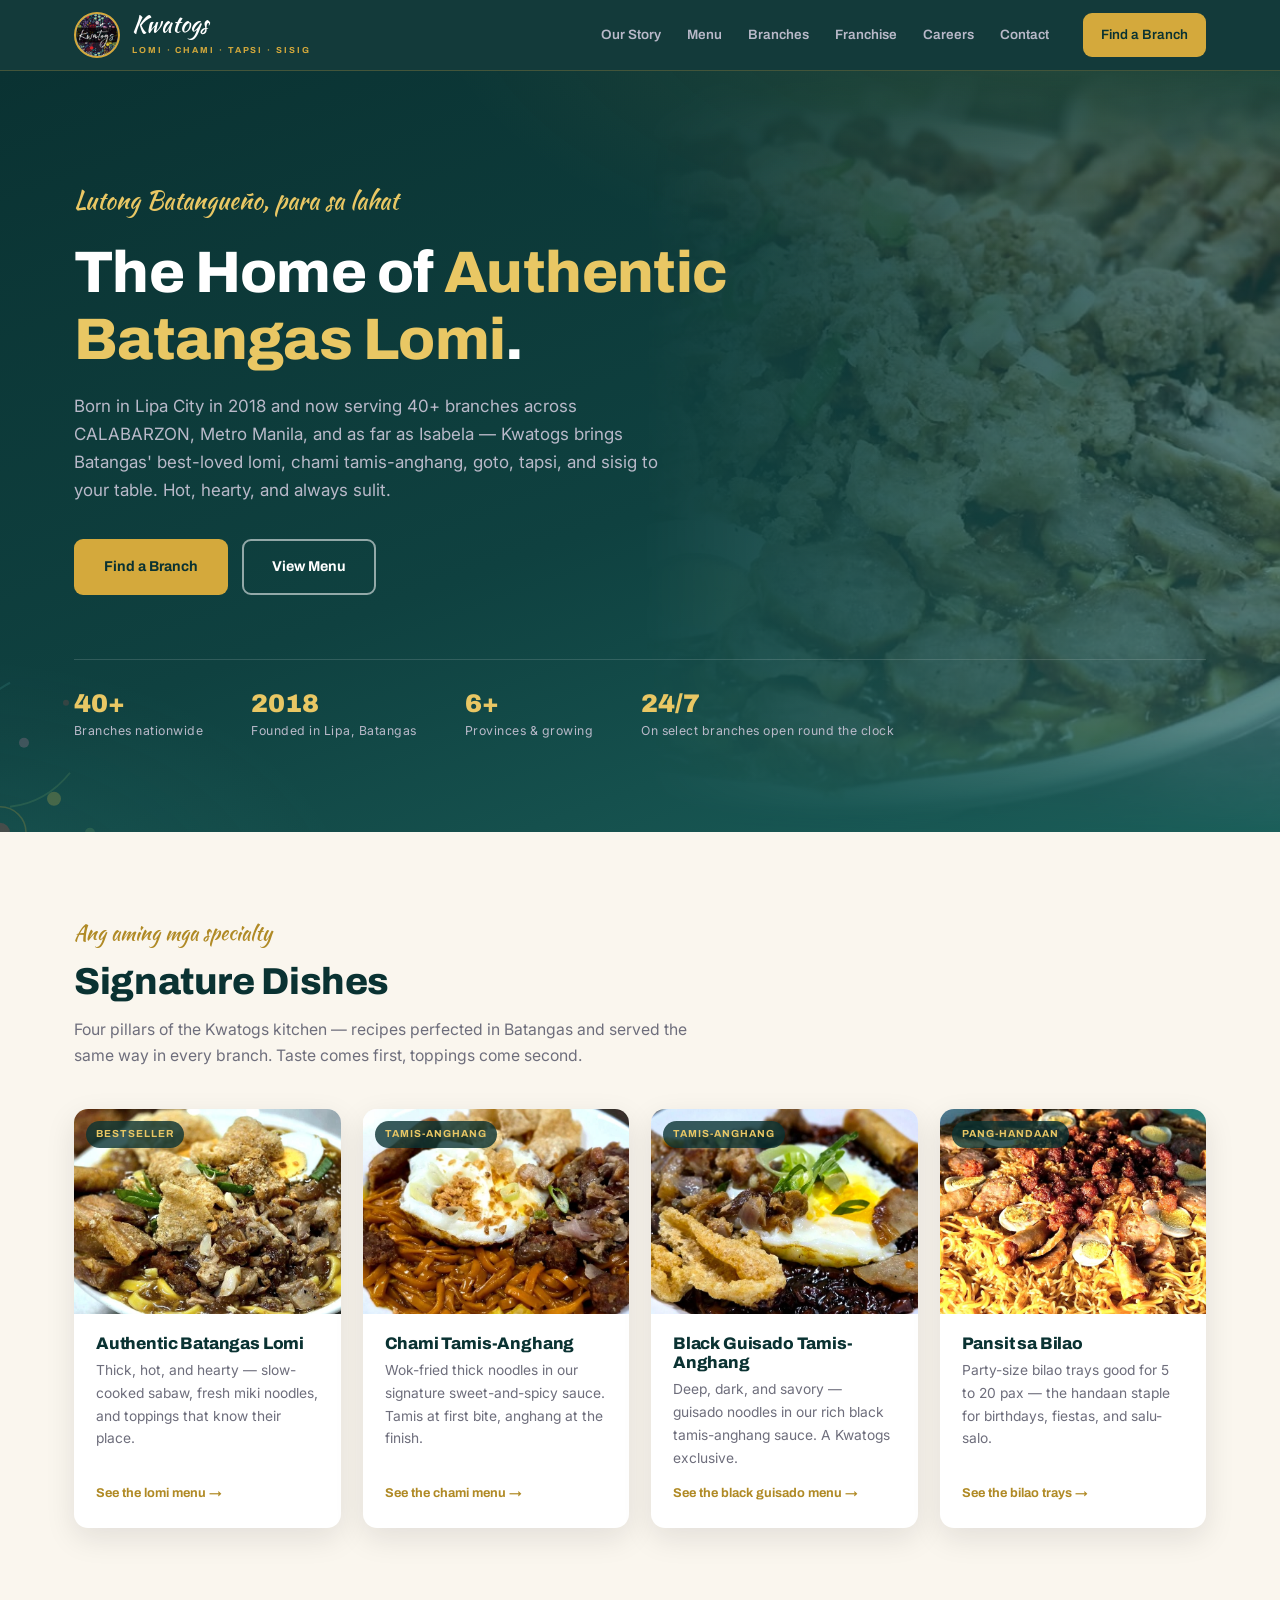
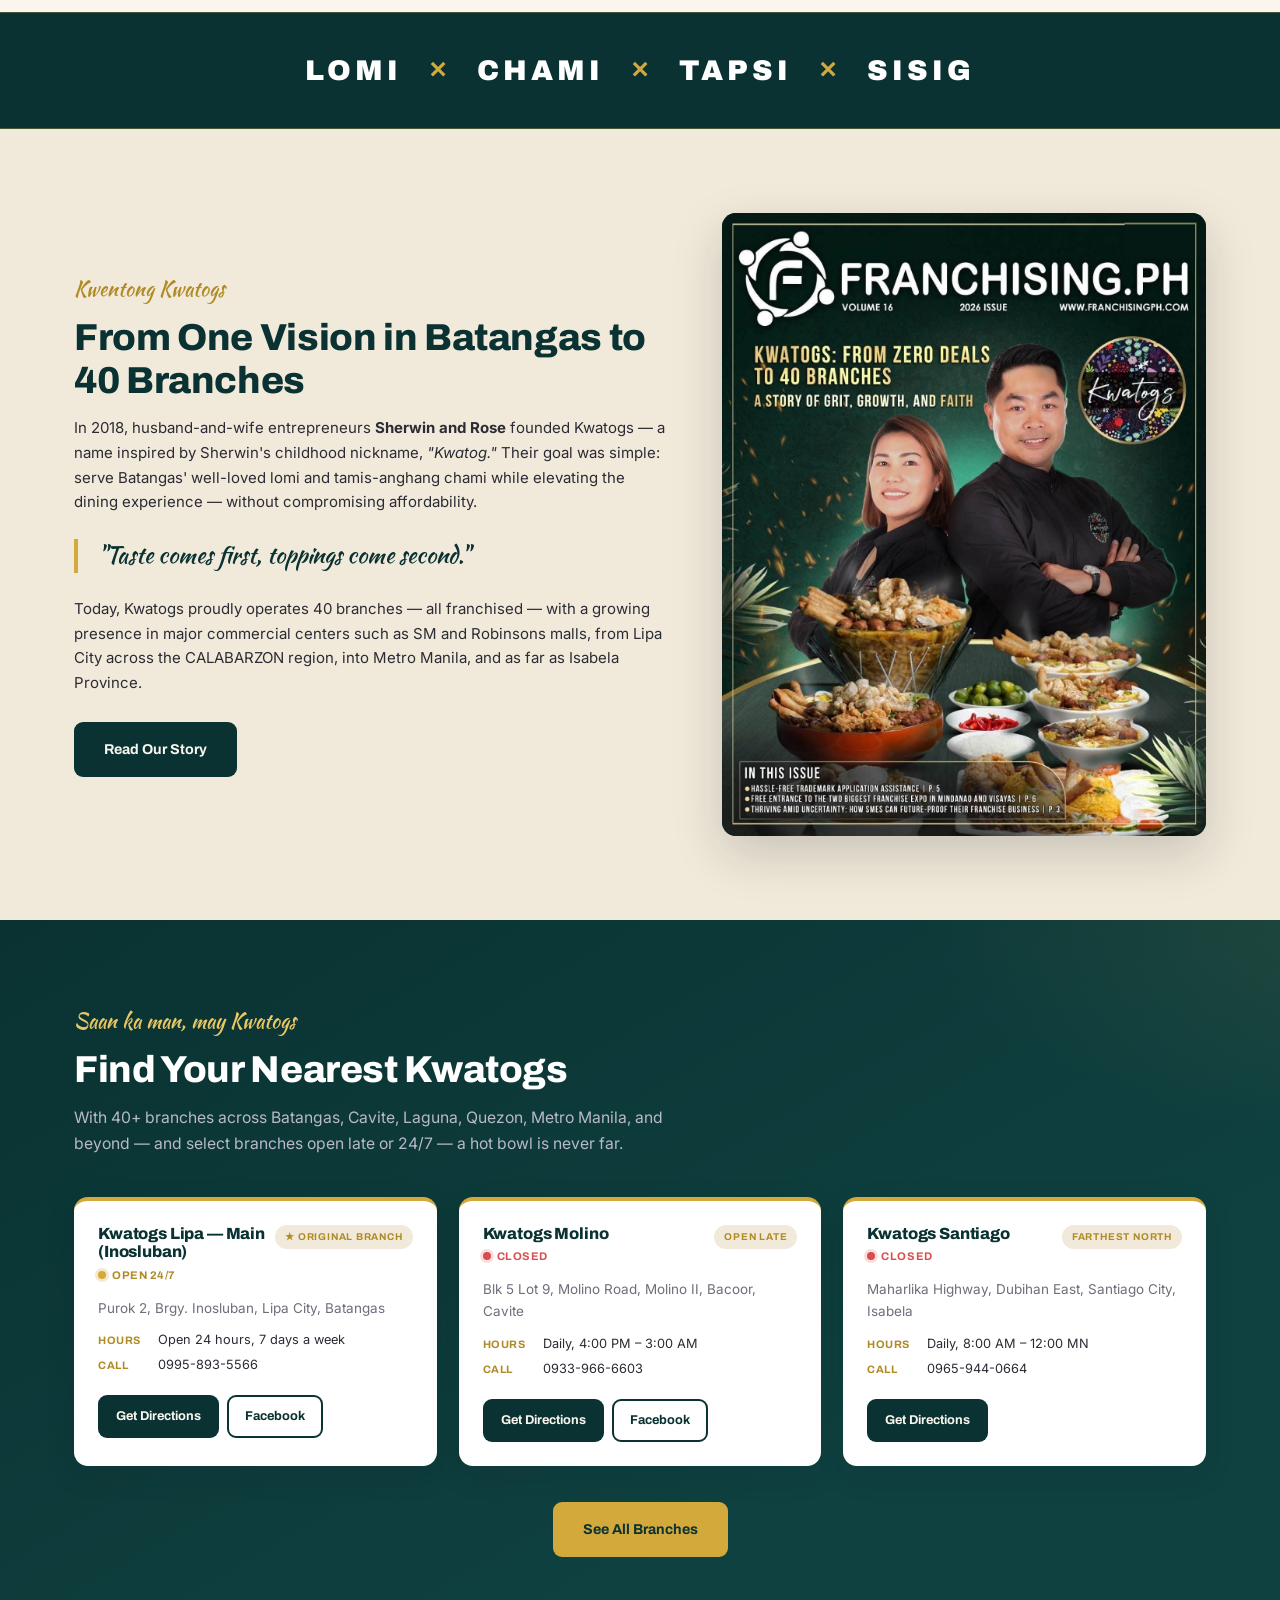
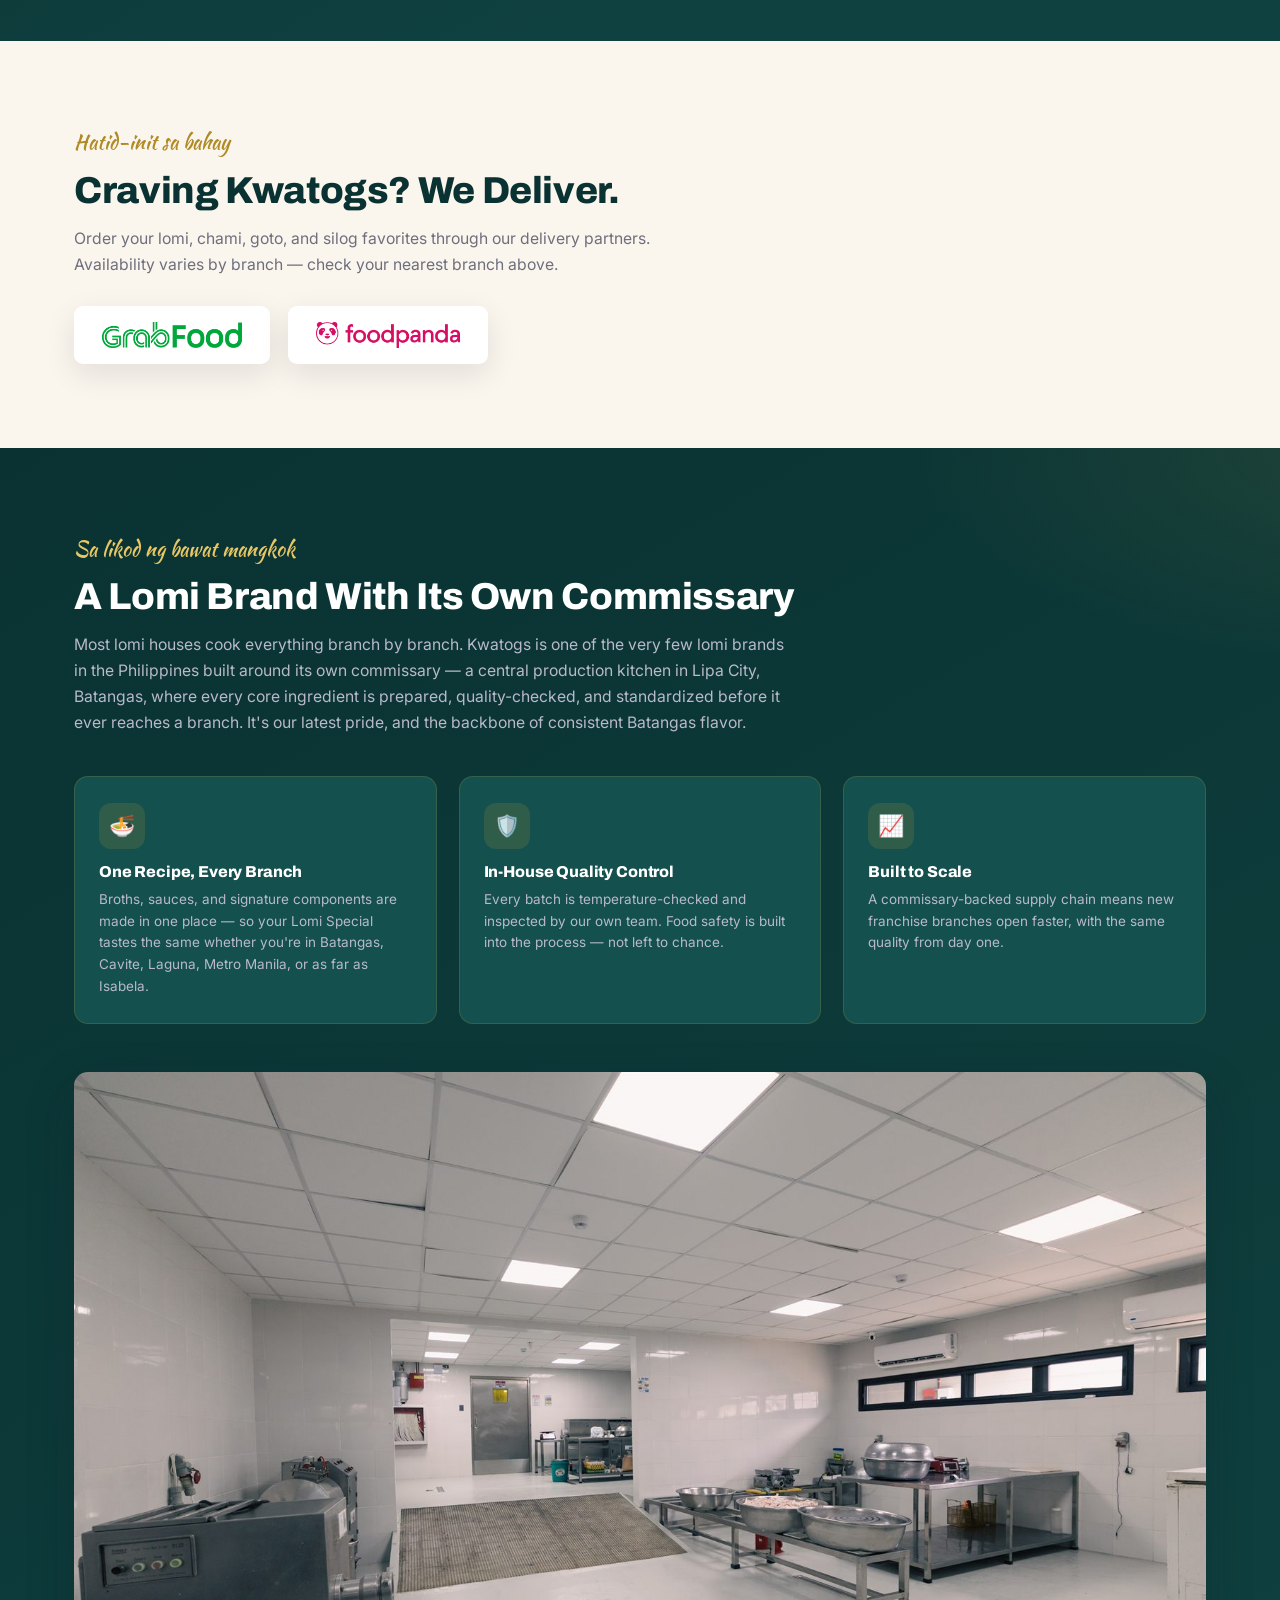
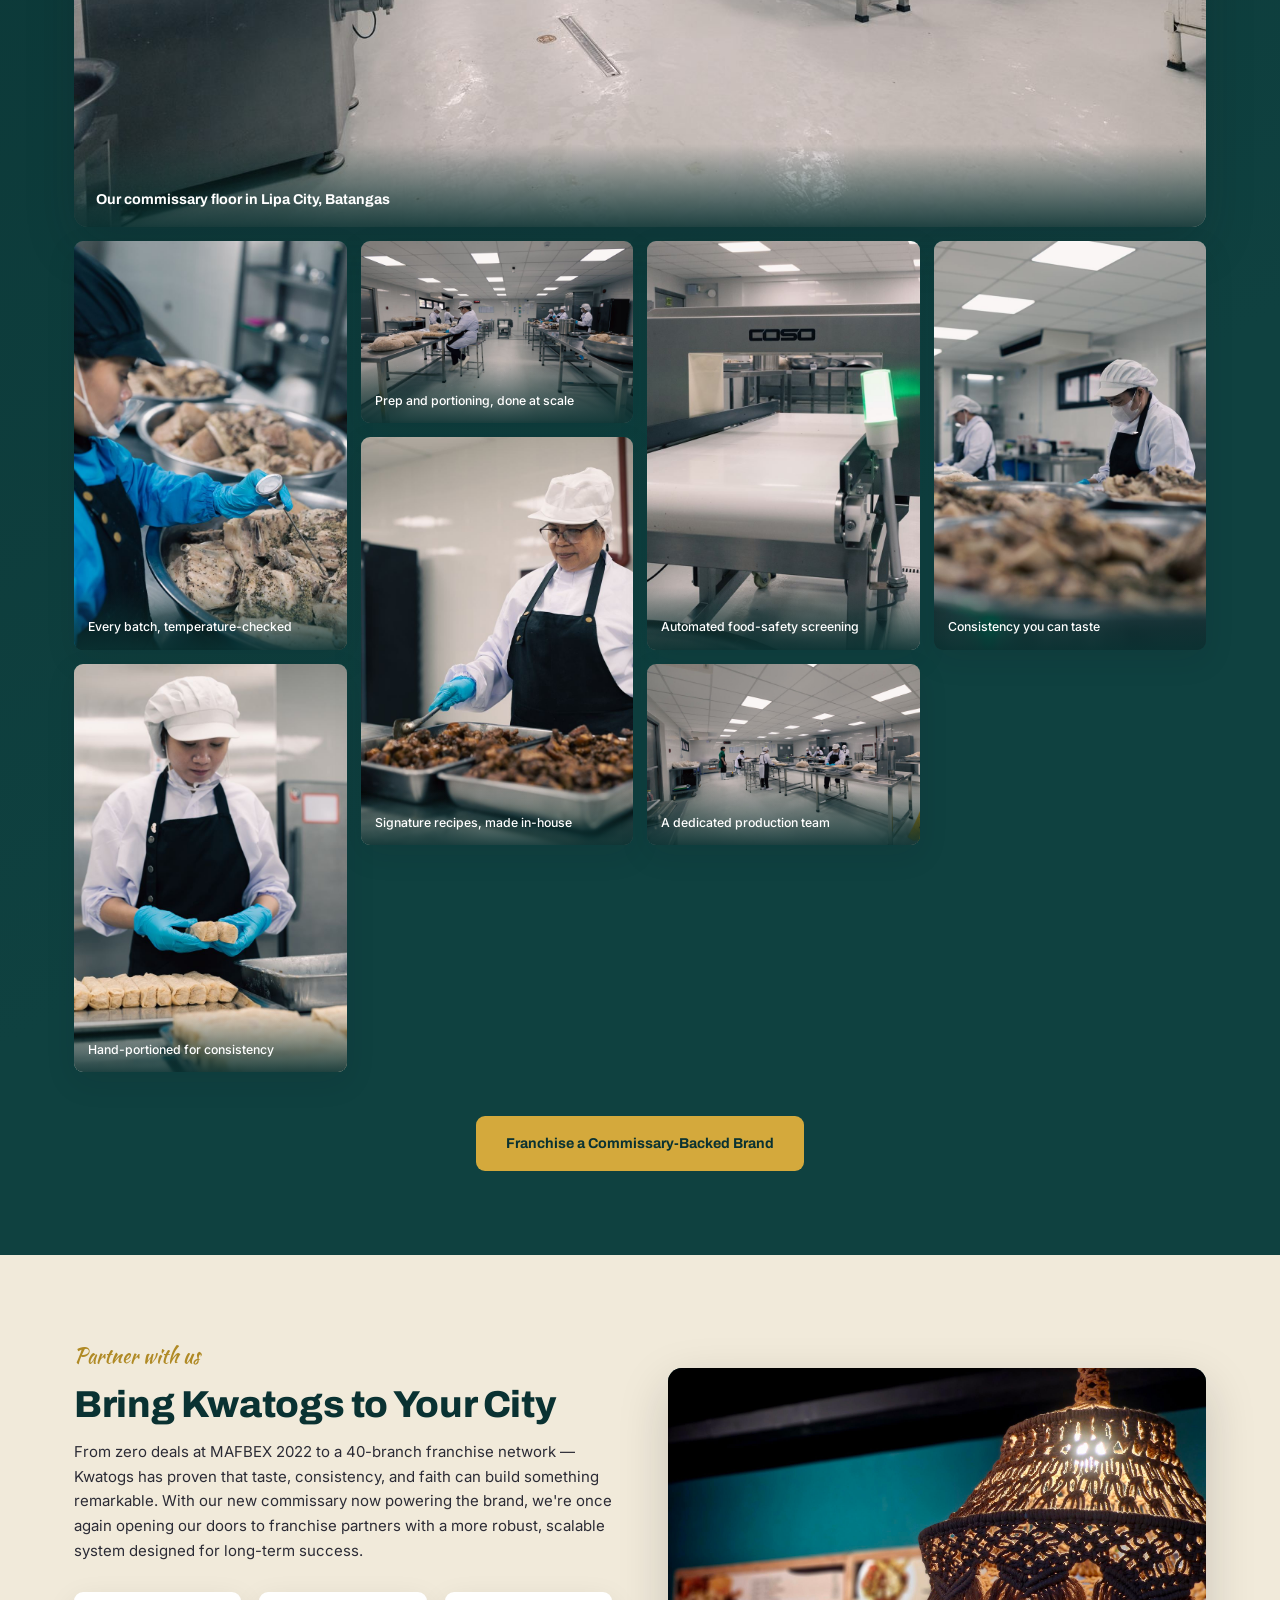
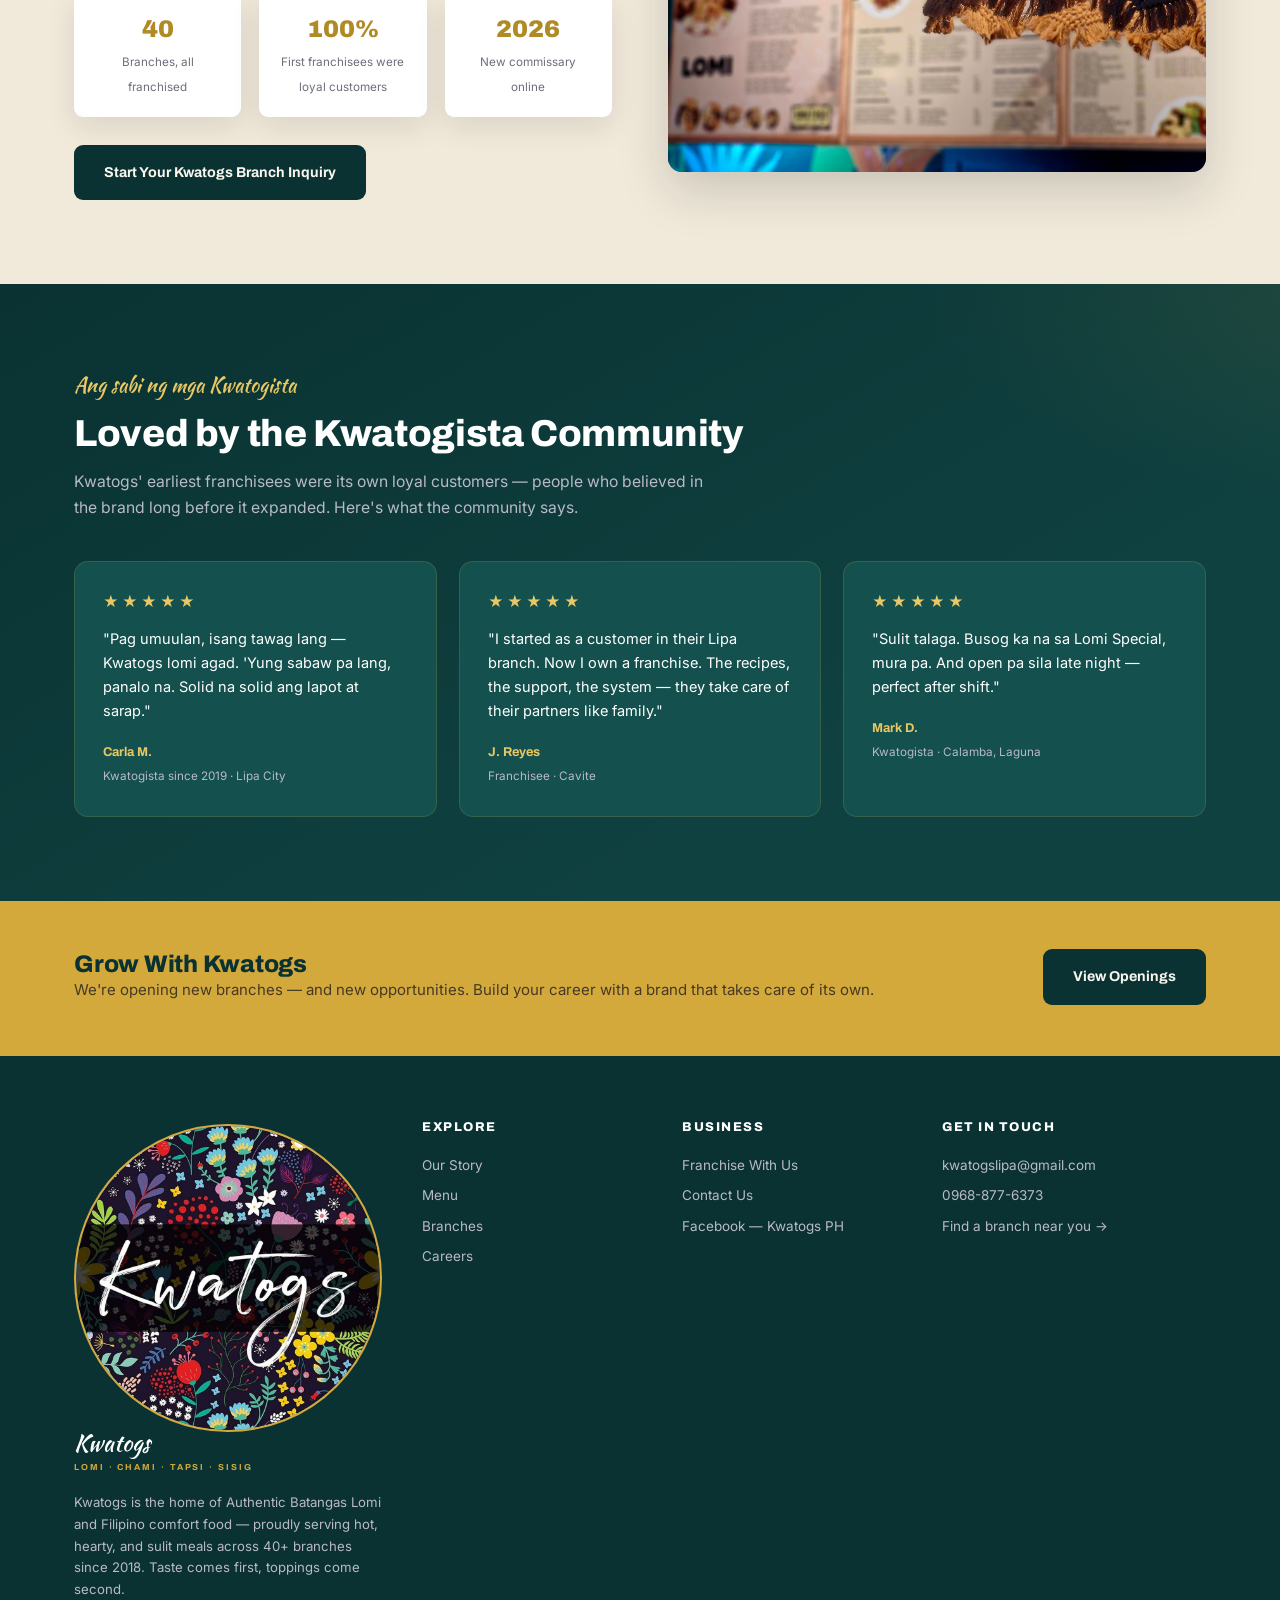
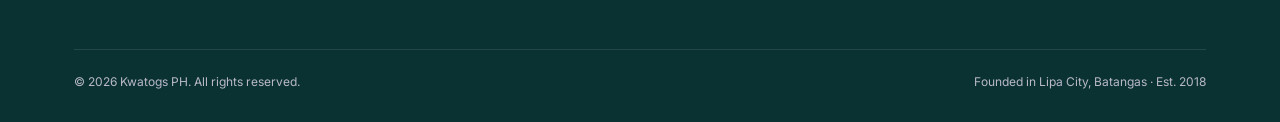
<file: index.html>
<!DOCTYPE html>
<html lang="en">
<head>
  <meta charset="UTF-8" />
  <meta name="viewport" content="width=device-width, initial-scale=1.0" />
  <title>KWATOGS — The Home of Authentic Batangas Lomi | Lomi · Chami · Tapsi · Sisig</title>
  <meta name="description" content="KWATOGS serves Authentic Batangas Lomi, Chami Tamis-Anghang, goto, silog meals, and Filipino comfort food across 40+ branches in CALABARZON, Metro Manila, and beyond. Taste comes first, toppings come second." />
  <!-- Open Graph / social share (Facebook, Messenger, LinkedIn) -->
  <meta property="og:type" content="website" />
  <meta property="og:site_name" content="Kwatogs" />
  <meta property="og:locale" content="en_PH" />
  <meta property="og:title" content="KWATOGS — The Home of Authentic Batangas Lomi | Lomi · Chami · Tapsi · Sisig" />
  <meta property="og:description" content="KWATOGS serves Authentic Batangas Lomi, Chami Tamis-Anghang, goto, silog meals, and Filipino comfort food across 40+ branches in CALABARZON, Metro Manila, and beyond. Taste comes first, toppings come second." />
  <meta property="og:url" content="https://kwatogsph.com/" />
  <meta property="og:image" content="https://kwatogsph.com/assets/img/og-image.jpg?v=1" />
  <meta property="og:image:secure_url" content="https://kwatogsph.com/assets/img/og-image.jpg?v=1" />
  <meta property="og:image:type" content="image/jpeg" />
  <meta property="og:image:width" content="1200" />
  <meta property="og:image:height" content="630" />
  <meta property="og:image:alt" content="Kwatogs — Launch Your Own Lomi House. Now over 40 branches nationwide. Starts at ₱700K." />
  <!-- Twitter / X card -->
  <meta name="twitter:card" content="summary_large_image" />
  <meta name="twitter:title" content="KWATOGS — The Home of Authentic Batangas Lomi | Lomi · Chami · Tapsi · Sisig" />
  <meta name="twitter:description" content="KWATOGS serves Authentic Batangas Lomi, Chami Tamis-Anghang, goto, silog meals, and Filipino comfort food across 40+ branches in CALABARZON, Metro Manila, and beyond. Taste comes first, toppings come second." />
  <meta name="twitter:image" content="https://kwatogsph.com/assets/img/og-image.jpg?v=1" />
  <link rel="preconnect" href="https://fonts.googleapis.com" />
  <link rel="preconnect" href="https://fonts.gstatic.com" crossorigin />
  <link href="https://fonts.googleapis.com/css2?family=Archivo:wght@600;700;800;900&family=Inter:wght@400;500;600&family=Kaushan+Script&display=swap" rel="stylesheet" />
  <link rel="icon" type="image/png" href="assets/img/favicon.png" />
  <link rel="stylesheet" href="assets/css/style.css?v=4" />
  <script type="application/ld+json">
  {
    "@context": "https://schema.org",
    "@type": "Restaurant",
    "name": "Kwatogs",
    "alternateName": "Kwatogs PH",
    "servesCuisine": "Filipino",
    "slogan": "Taste comes first, toppings come second.",
    "foundingDate": "2018",
    "foundingLocation": { "@type": "Place", "name": "Lipa City, Batangas, Philippines" },
    "email": "kwatogslipa@gmail.com",
    "telephone": "+63-968-877-6373",
    "priceRange": "₱",
    "sameAs": ["https://www.facebook.com/KwatogsLipa"]
  }
  </script>
</head>
<body>

  <header class="site-header">
    <nav class="nav">
      <a class="brand" href="index.html">
        <span class="logo-badge"></span>
        <span>
          <span class="brand-name">Kwatogs</span>
          <span class="brand-tag">Lomi · Chami · Tapsi · Sisig</span>
        </span>
      </a>
      <button class="nav-toggle" aria-label="Open menu">☰</button>
      <div class="nav-links">
        <a href="our-story.html">Our Story</a>
        <a href="menu.html">Menu</a>
        <a href="branches.html">Branches</a>
        <a href="franchise.html">Franchise</a>
        <a href="careers.html">Careers</a>
        <a href="contact.html">Contact</a>
        <a class="btn btn-gold btn-sm nav-cta" href="branches.html">Find a Branch</a>
      </div>
    </nav>
  </header>

  <!-- HERO -->
  <section class="hero">
    <span class="hero-photo"></span>
    <span class="floral-corner floral-bl"></span>
    <div class="container">
      <div class="hero-inner">
        <span class="eyebrow">Lutong Batangueño, para sa lahat</span>
        <h1>The Home of <em>Authentic Batangas Lomi</em>.</h1>
        <p class="lede">
          Born in Lipa City in 2018 and now serving 40+ branches across CALABARZON, Metro Manila,
          and as far as Isabela — Kwatogs brings Batangas' best-loved lomi, chami tamis-anghang,
          goto, tapsi, and sisig to your table. Hot, hearty, and always sulit.
        </p>
        <div class="hero-ctas">
          <a class="btn btn-gold" href="branches.html">Find a Branch</a>
          <a class="btn btn-outline-light" href="menu.html">View Menu</a>
        </div>
      </div>
      <div class="trust-strip">
        <div class="trust-item"><span class="num">40+</span><span class="lbl">Branches nationwide</span></div>
        <div class="trust-item"><span class="num">2018</span><span class="lbl">Founded in Lipa, Batangas</span></div>
        <div class="trust-item"><span class="num">6+</span><span class="lbl">Provinces &amp; growing</span></div>
        <div class="trust-item"><span class="num">24/7</span><span class="lbl">On select branches open round the clock</span></div>
      </div>
    </div>
  </section>

  <!-- SIGNATURE DISHES -->
  <section>
    <div class="container">
      <span class="eyebrow">Ang aming mga specialty</span>
      <h2 class="section-title">Signature Dishes</h2>
      <p class="section-sub">
        Four pillars of the Kwatogs kitchen — recipes perfected in Batangas and served
        the same way in every branch. Taste comes first, toppings come second.
      </p>
      <div class="grid-4" style="margin-top: 40px;">
        <a class="dish-card" href="menu.html#lomi">
          <div class="dish-art has-photo"><img src="assets/img/dishes/lomi.jpg" alt="Authentic Batangas Lomi with pork, chicharon, and egg" loading="lazy" /><span class="tag">Bestseller</span></div>
          <div class="dish-body">
            <h3>Authentic Batangas Lomi</h3>
            <p>Thick, hot, and hearty — slow-cooked sabaw, fresh miki noodles, and toppings that know their place.</p>
            <span class="more">See the lomi menu →</span>
          </div>
        </a>
        <a class="dish-card" href="menu.html#chami">
          <div class="dish-art has-photo"><img src="assets/img/dishes/chami.jpg" alt="Chami Tamis-Anghang — sweet-spicy wok-fried noodles topped with egg" loading="lazy" /><span class="tag">Tamis-Anghang</span></div>
          <div class="dish-body">
            <h3>Chami Tamis-Anghang</h3>
            <p>Wok-fried thick noodles in our signature sweet-and-spicy sauce. Tamis at first bite, anghang at the finish.</p>
            <span class="more">See the chami menu →</span>
          </div>
        </a>
        <a class="dish-card" href="menu.html#black-guisado">
          <div class="dish-art has-photo"><img src="assets/img/dishes/blackguisado.jpg" alt="Black Guisado Tamis-Anghang — dark savory noodles topped with egg and chicharon" loading="lazy" /><span class="tag">Tamis-Anghang</span></div>
          <div class="dish-body">
            <h3>Black Guisado Tamis-Anghang</h3>
            <p>Deep, dark, and savory — guisado noodles in our rich black tamis-anghang sauce. A Kwatogs exclusive.</p>
            <span class="more">See the black guisado menu →</span>
          </div>
        </a>
        <a class="dish-card" href="menu.html#bilao">
          <div class="dish-art has-photo"><img src="assets/img/dishes/bilao.jpg" alt="Pansit sa Bilao — party-size noodle tray with lumpia, egg, and meat toppings" loading="lazy" /><span class="tag">Pang-Handaan</span></div>
          <div class="dish-body">
            <h3>Pansit sa Bilao</h3>
            <p>Party-size bilao trays good for 5 to 20 pax — the handaan staple for birthdays, fiestas, and salu-salo.</p>
            <span class="more">See the bilao trays →</span>
          </div>
        </a>
      </div>
    </div>
  </section>

  <!-- SIGNAGE BAND -->
  <div class="signage-band">
    <div class="wrap">
      <span>LOMI</span><span class="x">✕</span>
      <span>CHAMI</span><span class="x">✕</span>
      <span>TAPSI</span><span class="x">✕</span>
      <span>SISIG</span>
    </div>
  </div>

  <!-- ABOUT STRIP -->
  <section class="story-strip">
    <div class="container story-grid">
      <div>
        <span class="eyebrow">Kwentong Kwatogs</span>
        <h2 class="section-title">From One Vision in Batangas to 40 Branches</h2>
        <p>
          In 2018, husband-and-wife entrepreneurs <strong>Sherwin and Rose</strong> founded Kwatogs —
          a name inspired by Sherwin's childhood nickname, <em>"Kwatog."</em> Their goal was simple:
          serve Batangas' well-loved lomi and tamis-anghang chami while elevating the dining
          experience — without compromising affordability.
        </p>
        <blockquote>
          "Taste comes first, toppings come second."
        </blockquote>
        <p>
          Today, Kwatogs proudly operates 40 branches — all franchised — with a growing presence in
          major commercial centers such as SM and Robinsons malls, from Lipa City across the
          CALABARZON region, into Metro Manila, and as far as Isabela Province.
        </p>
        <div style="margin-top: 26px;">
          <a class="btn btn-dark" href="our-story.html">Read Our Story</a>
        </div>
      </div>
      <div class="story-photo photo-frame">
        <img class="photo" src="assets/img/owners1.jpg" alt="Founders Sherwin and Rose of Kwatogs, featured on the cover of Franchising.PH 2026" />
      </div>
    </div>
  </section>

  <!-- BRANCH FINDER -->
  <section class="on-dark">
    <div class="container">
      <span class="eyebrow">Saan ka man, may Kwatogs</span>
      <h2 class="section-title">Find Your Nearest Kwatogs</h2>
      <p class="section-sub">
        With 40+ branches across Batangas, Cavite, Laguna, Quezon, Metro Manila, and beyond —
        and select branches open late or 24/7 — a hot bowl is never far.
      </p>
      <div class="grid-3" style="margin-top: 40px;" id="featured-branches">
        <!-- Featured branch cards injected by main.js -->
      </div>
      <div class="center" style="margin-top: 36px;">
        <a class="btn btn-gold" href="branches.html">See All Branches</a>
      </div>
    </div>
  </section>

  <!-- DELIVERY -->
  <section>
    <div class="container">
      <span class="eyebrow">Hatid-init sa bahay</span>
      <h2 class="section-title">Craving Kwatogs? We Deliver.</h2>
      <p class="section-sub">
        Order your lomi, chami, goto, and silog favorites through our delivery partners.
        Availability varies by branch — check your nearest branch above.
      </p>
      <div class="delivery-logos">
        <a class="delivery-btn" href="https://food.grab.com/ph/en/" target="_blank" rel="noopener" aria-label="Order on GrabFood">
          <img class="delivery-logo" src="assets/img/grabfood.png" alt="GrabFood" />
        </a>
        <a class="delivery-btn" href="https://www.foodpanda.ph/" target="_blank" rel="noopener" aria-label="Order on foodpanda">
          <img class="delivery-logo" src="assets/img/foodpanda.png" alt="foodpanda" />
        </a>
      </div>
    </div>
  </section>

  <!-- COMMISSARY -->
  <section class="on-dark commissary" id="commissary">
    <div class="container">
      <div class="comm-head">
        <span class="eyebrow">Sa likod ng bawat mangkok</span>
        <h2 class="section-title">A Lomi Brand With Its Own Commissary</h2>
        <p class="section-sub">
          Most lomi houses cook everything branch by branch. Kwatogs is one of the very few lomi
          brands in the Philippines built around its own commissary — a central production kitchen in
          Lipa City, Batangas, where every core ingredient is prepared, quality-checked, and
          standardized before it ever reaches a branch. It's our latest pride, and the backbone of
          consistent Batangas flavor.
        </p>
      </div>

      <div class="comm-features">
        <div class="comm-feature">
          <span class="comm-ico">🍜</span>
          <h3>One Recipe, Every Branch</h3>
          <p>Broths, sauces, and signature components are made in one place — so your Lomi Special tastes the same whether you're in Batangas, Cavite, Laguna, Metro Manila, or as far as Isabela.</p>
        </div>
        <div class="comm-feature">
          <span class="comm-ico">🛡️</span>
          <h3>In-House Quality Control</h3>
          <p>Every batch is temperature-checked and inspected by our own team. Food safety is built into the process — not left to chance.</p>
        </div>
        <div class="comm-feature">
          <span class="comm-ico">📈</span>
          <h3>Built to Scale</h3>
          <p>A commissary-backed supply chain means new franchise branches open faster, with the same quality from day one.</p>
        </div>
      </div>

      <figure class="comm-banner">
        <img src="assets/img/commissary/commissary-facility.jpg" alt="Inside the Kwatogs commissary in Lipa City — a spotless stainless-steel production floor" loading="lazy" />
        <figcaption>Our commissary floor in Lipa City, Batangas</figcaption>
      </figure>

      <div class="comm-gallery">
        <figure>
          <img src="assets/img/commissary/commissary-qc.jpg" alt="A Kwatogs commissary staff member checking the temperature of cooked pork with a probe thermometer" loading="lazy" />
          <figcaption>Every batch, temperature-checked</figcaption>
        </figure>
        <figure>
          <img src="assets/img/commissary/commissary-portion.jpg" alt="A commissary worker hand-portioning prepared ingredients over a tray" loading="lazy" />
          <figcaption>Hand-portioned for consistency</figcaption>
        </figure>
        <figure>
          <img src="assets/img/commissary/commissary-floor-1.jpg" alt="Kwatogs commissary production team preparing ingredients at stainless-steel work tables" loading="lazy" />
          <figcaption>Prep and portioning, done at scale</figcaption>
        </figure>
        <figure>
          <img src="assets/img/commissary/commissary-recipes.jpg" alt="A smiling Kwatogs commissary cook plating trays of freshly braised meat" loading="lazy" />
          <figcaption>Signature recipes, made in-house</figcaption>
        </figure>
        <figure>
          <img src="assets/img/commissary/commissary-screening.jpg" alt="Stainless-steel conveyor food-safety screening equipment on the commissary line" loading="lazy" />
          <figcaption>Automated food-safety screening</figcaption>
        </figure>
        <figure>
          <img src="assets/img/commissary/commissary-floor-2.jpg" alt="Wide view of the Kwatogs commissary with staff working across multiple prep stations" loading="lazy" />
          <figcaption>A dedicated production team</figcaption>
        </figure>
        <figure>
          <img src="assets/img/commissary/commissary-team.jpg" alt="Kwatogs commissary staff in full food-safety gear working through trays of cooked meat" loading="lazy" />
          <figcaption>Consistency you can taste</figcaption>
        </figure>
      </div>

      <div class="center" style="margin-top: 44px;">
        <a class="btn btn-gold" href="franchise.html">Franchise a Commissary-Backed Brand</a>
      </div>
    </div>
  </section>

  <!-- FRANCHISE CTA -->
  <section class="franchise-cta">
    <div class="container fr-grid">
      <div>
        <span class="eyebrow">Partner with us</span>
        <h2 class="section-title">Bring Kwatogs to Your City</h2>
        <p>
          From zero deals at MAFBEX 2022 to a 40-branch franchise network — Kwatogs has proven
          that taste, consistency, and faith can build something remarkable. With our new
          commissary now powering the brand, we're once again opening our doors to franchise
          partners with a more robust, scalable system designed for long-term success.
        </p>
        <div class="fr-stats">
          <div class="fr-stat"><span class="num">40</span><span class="lbl">Branches, all franchised</span></div>
          <div class="fr-stat"><span class="num">100%</span><span class="lbl">First franchisees were loyal customers</span></div>
          <div class="fr-stat"><span class="num">2026</span><span class="lbl">New commissary online</span></div>
        </div>
        <a class="btn btn-dark" href="franchise.html">Start Your Kwatogs Branch Inquiry</a>
      </div>
      <div class="story-photo photo-frame">
        <img class="photo" src="assets/img/inside.jpg" alt="Inside a Kwatogs branch — woven pendant lamp over the Lomi menu boards" style="object-position: center;" />
      </div>
    </div>
  </section>

  <!-- SOCIAL PROOF -->
  <section class="on-dark">
    <div class="container">
      <span class="eyebrow">Ang sabi ng mga Kwatogista</span>
      <h2 class="section-title">Loved by the Kwatogista Community</h2>
      <p class="section-sub">
        Kwatogs' earliest franchisees were its own loyal customers — people who believed in the
        brand long before it expanded. Here's what the community says.
      </p>
      <div class="grid-3" style="margin-top: 40px;">
        <div class="testi-card">
          <div class="stars">★★★★★</div>
          <p>"Pag umuulan, isang tawag lang — Kwatogs lomi agad. 'Yung sabaw pa lang, panalo na. Solid na solid ang lapot at sarap."</p>
          <span class="who">Carla M.</span><br />
          <span class="where">Kwatogista since 2019 · Lipa City</span>
        </div>
        <div class="testi-card">
          <div class="stars">★★★★★</div>
          <p>"I started as a customer in their Lipa branch. Now I own a franchise. The recipes, the support, the system — they take care of their partners like family."</p>
          <span class="who">J. Reyes</span><br />
          <span class="where">Franchisee · Cavite</span>
        </div>
        <div class="testi-card">
          <div class="stars">★★★★★</div>
          <p>"Sulit talaga. Busog ka na sa Lomi Special, mura pa. And open pa sila late night — perfect after shift."</p>
          <span class="who">Mark D.</span><br />
          <span class="where">Kwatogista · Calamba, Laguna</span>
        </div>
      </div>
    </div>
  </section>

  <!-- CAREERS BAND -->
  <div class="careers-band">
    <div class="container wrap">
      <div>
        <h2>Grow With Kwatogs</h2>
        <p>We're opening new branches — and new opportunities. Build your career with a brand that takes care of its own.</p>
      </div>
      <a class="btn btn-dark" href="careers.html">View Openings</a>
    </div>
  </div>

  <!-- FOOTER -->
  <footer class="site-footer">
    <div class="container">
      <div class="footer-grid">
        <div class="footer-brand">
          <a class="brand" href="index.html">
            <span class="logo-badge"></span>
            <span>
              <span class="brand-name">Kwatogs</span>
              <span class="brand-tag">Lomi · Chami · Tapsi · Sisig</span>
            </span>
          </a>
          <p>
            Kwatogs is the home of Authentic Batangas Lomi and Filipino comfort food — proudly
            serving hot, hearty, and sulit meals across 40+ branches since 2018. Taste comes
            first, toppings come second.
          </p>
        </div>
        <div>
          <h4>Explore</h4>
          <a href="our-story.html">Our Story</a>
          <a href="menu.html">Menu</a>
          <a href="branches.html">Branches</a>
          <a href="careers.html">Careers</a>
        </div>
        <div>
          <h4>Business</h4>
          <a href="franchise.html">Franchise With Us</a>
          <a href="contact.html">Contact Us</a>
          <a href="https://www.facebook.com/KwatogsLipa" target="_blank" rel="noopener">Facebook — Kwatogs PH</a>
        </div>
        <div>
          <h4>Get in Touch</h4>
          <a href="mailto:kwatogslipa@gmail.com">kwatogslipa@gmail.com</a>
          <a href="tel:09688776373">0968-877-6373</a>
          <a href="branches.html">Find a branch near you →</a>
        </div>
      </div>
      <div class="footer-bottom">
        <span>© <span class="year"></span> Kwatogs PH. All rights reserved.</span>
        <span>Founded in Lipa City, Batangas · Est. 2018</span>
      </div>
    </div>
  </footer>

  <script src="assets/js/main.js?v=3"></script>
</body>
</html>
</file>
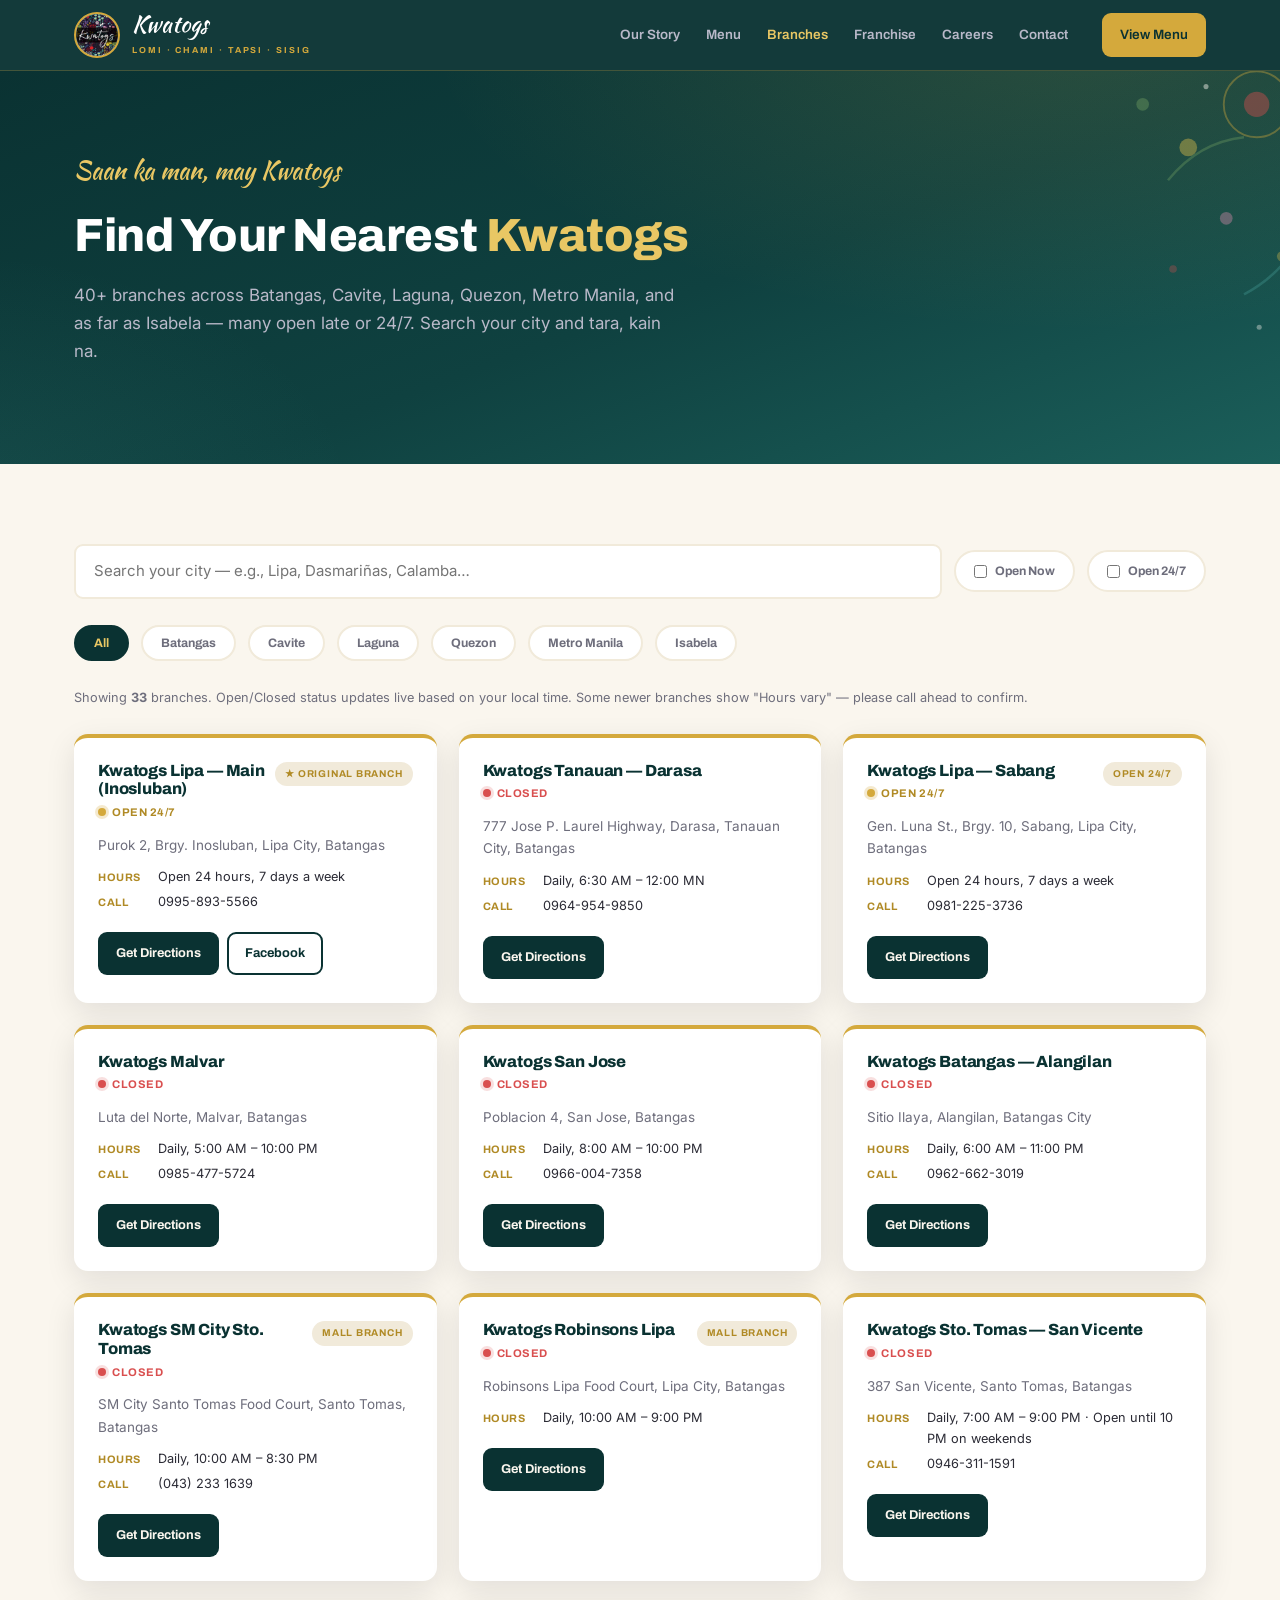
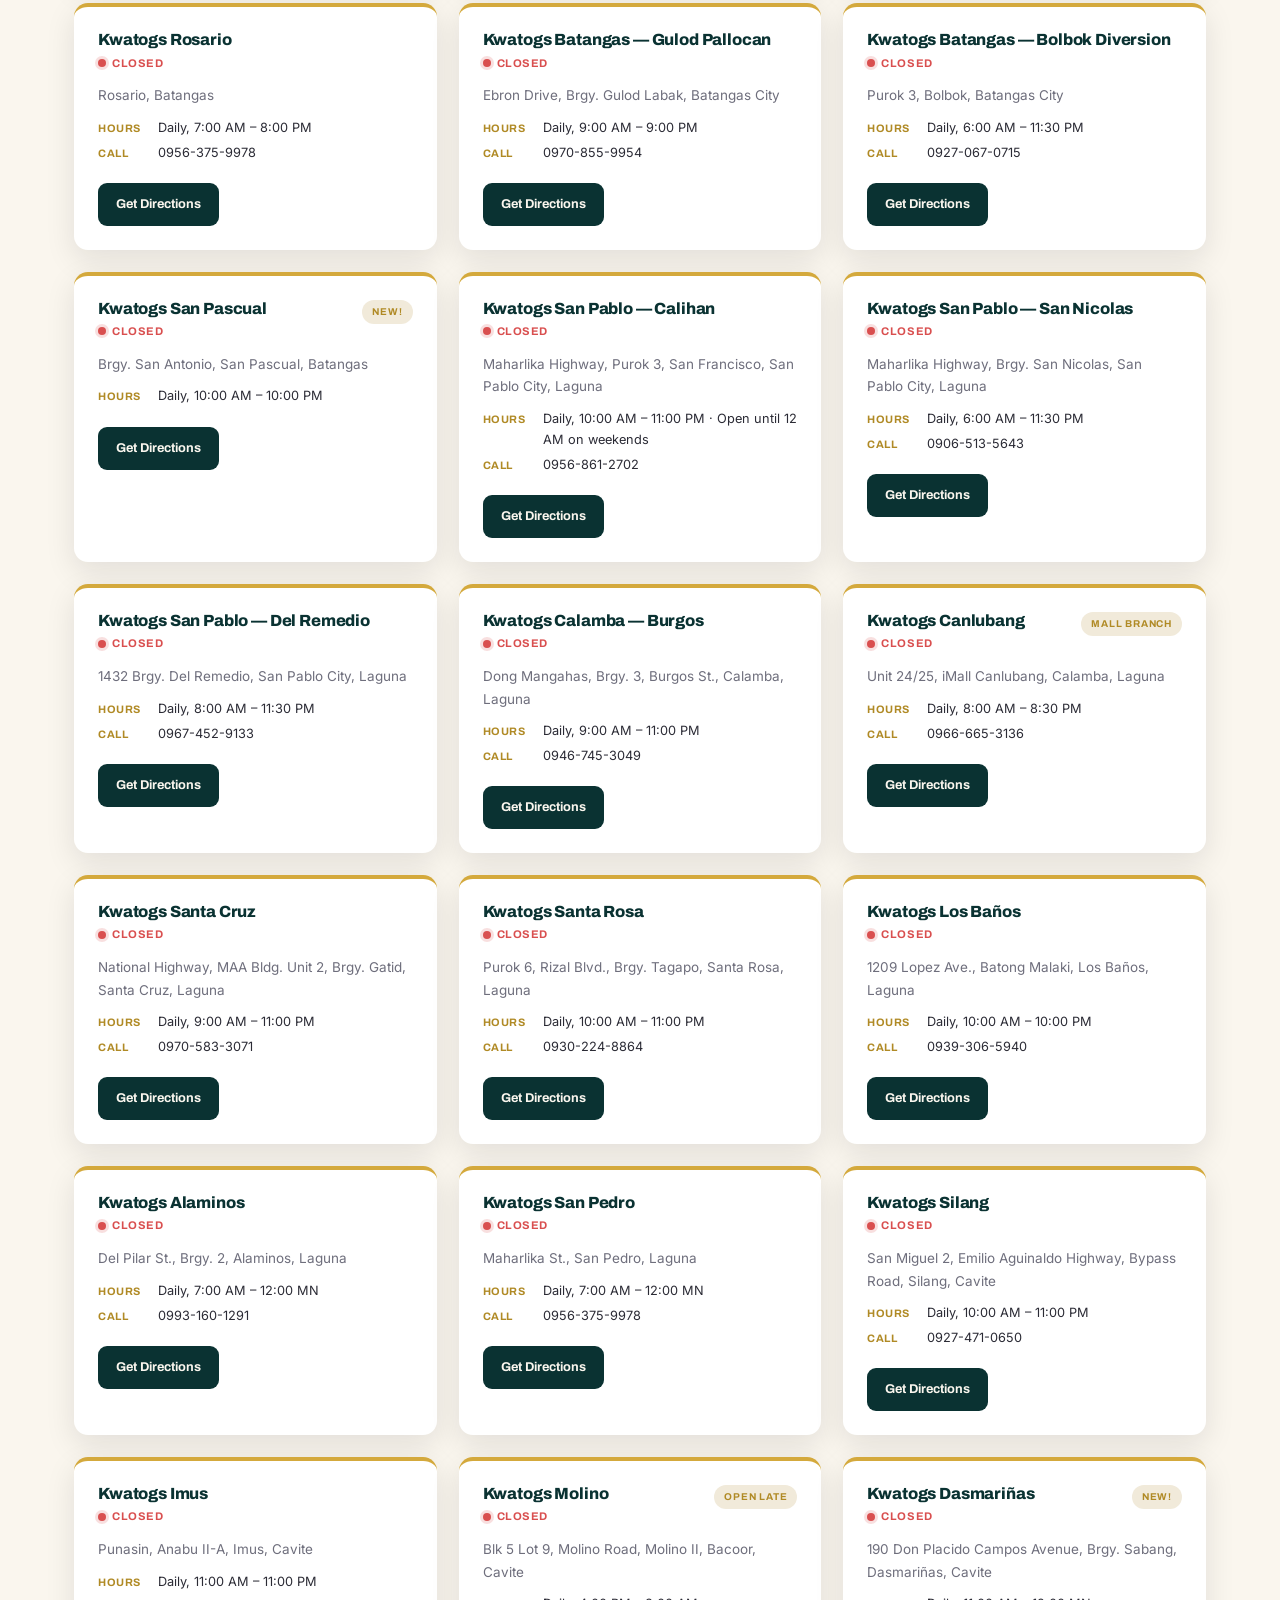
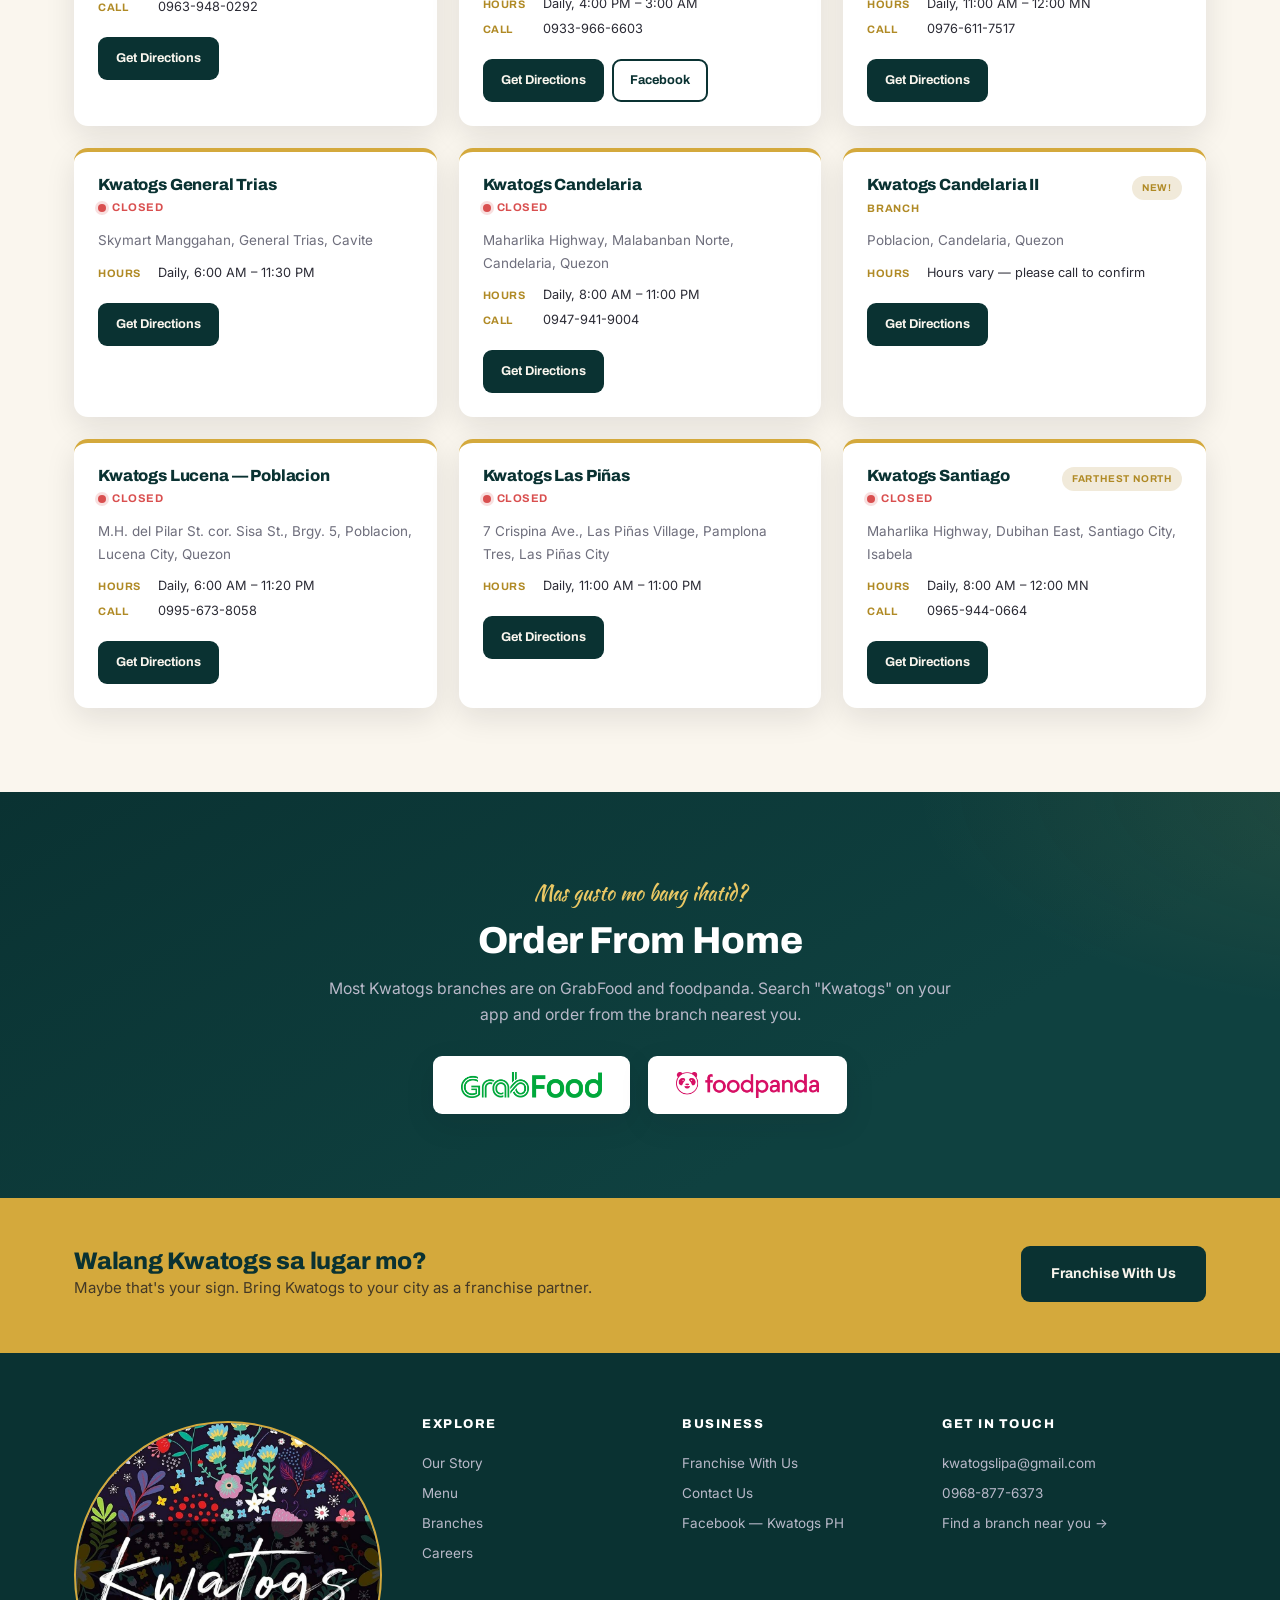
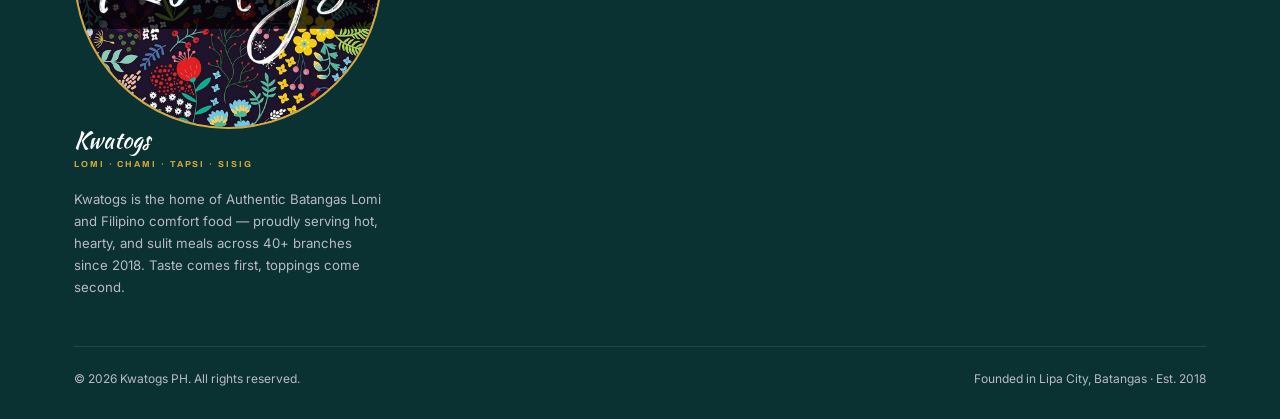
<file: branches.html>
<!DOCTYPE html>
<html lang="en">
<head>
  <meta charset="UTF-8" />
  <meta name="viewport" content="width=device-width, initial-scale=1.0" />
  <title>Branches — KWATOGS | 40+ Locations Across Batangas, CALABARZON &amp; Beyond</title>
  <meta name="description" content="Find your nearest Kwatogs branch. 40+ locations across Batangas, Cavite, Laguna, Quezon, Metro Manila and Isabela — many open late or 24/7. Dine-in, takeout, and delivery." />
  <!-- Open Graph / social share (Facebook, Messenger, LinkedIn) -->
  <meta property="og:type" content="website" />
  <meta property="og:site_name" content="Kwatogs" />
  <meta property="og:locale" content="en_PH" />
  <meta property="og:title" content="Branches — KWATOGS | 40+ Locations Across Batangas, CALABARZON &amp; Beyond" />
  <meta property="og:description" content="Find your nearest Kwatogs branch. 40+ locations across Batangas, Cavite, Laguna, Quezon, Metro Manila and Isabela — many open late or 24/7. Dine-in, takeout, and delivery." />
  <meta property="og:url" content="https://kwatogsph.com/branches.html" />
  <meta property="og:image" content="https://kwatogsph.com/assets/img/og-image.jpg?v=1" />
  <meta property="og:image:secure_url" content="https://kwatogsph.com/assets/img/og-image.jpg?v=1" />
  <meta property="og:image:type" content="image/jpeg" />
  <meta property="og:image:width" content="1200" />
  <meta property="og:image:height" content="630" />
  <meta property="og:image:alt" content="Kwatogs — Launch Your Own Lomi House. Now over 40 branches nationwide. Starts at ₱700K." />
  <!-- Twitter / X card -->
  <meta name="twitter:card" content="summary_large_image" />
  <meta name="twitter:title" content="Branches — KWATOGS | 40+ Locations Across Batangas, CALABARZON &amp; Beyond" />
  <meta name="twitter:description" content="Find your nearest Kwatogs branch. 40+ locations across Batangas, Cavite, Laguna, Quezon, Metro Manila and Isabela — many open late or 24/7. Dine-in, takeout, and delivery." />
  <meta name="twitter:image" content="https://kwatogsph.com/assets/img/og-image.jpg?v=1" />
  <link rel="preconnect" href="https://fonts.googleapis.com" />
  <link rel="preconnect" href="https://fonts.gstatic.com" crossorigin />
  <link href="https://fonts.googleapis.com/css2?family=Archivo:wght@600;700;800;900&family=Inter:wght@400;500;600&family=Kaushan+Script&display=swap" rel="stylesheet" />
  <link rel="icon" type="image/png" href="assets/img/favicon.png" />
  <link rel="stylesheet" href="assets/css/style.css?v=4" />
</head>
<body>

  <header class="site-header">
    <nav class="nav">
      <a class="brand" href="index.html">
        <span class="logo-badge"></span>
        <span>
          <span class="brand-name">Kwatogs</span>
          <span class="brand-tag">Lomi · Chami · Tapsi · Sisig</span>
        </span>
      </a>
      <button class="nav-toggle" aria-label="Open menu">☰</button>
      <div class="nav-links">
        <a href="our-story.html">Our Story</a>
        <a href="menu.html">Menu</a>
        <a href="branches.html" class="active">Branches</a>
        <a href="franchise.html">Franchise</a>
        <a href="careers.html">Careers</a>
        <a href="contact.html">Contact</a>
        <a class="btn btn-gold btn-sm nav-cta" href="menu.html">View Menu</a>
      </div>
    </nav>
  </header>

  <section class="hero page-hero">
    <span class="floral-corner floral-tr"></span>
    <div class="container">
      <div class="hero-inner">
        <span class="eyebrow">Saan ka man, may Kwatogs</span>
        <h1>Find Your Nearest <em>Kwatogs</em></h1>
        <p class="lede">
          40+ branches across Batangas, Cavite, Laguna, Quezon, Metro Manila, and as far as
          Isabela — many open late or 24/7. Search your city and tara, kain na.
        </p>
      </div>
    </div>
  </section>

  <section style="padding-top: 50px;">
    <div class="container">
      <div class="finder-controls">
        <input type="search" id="branch-search" placeholder="Search your city — e.g., Lipa, Dasmariñas, Calamba…" aria-label="Search branches" />
        <label class="chip" style="display:inline-flex;align-items:center;gap:8px;">
          <input type="checkbox" id="filter-open" /> Open Now
        </label>
        <label class="chip" style="display:inline-flex;align-items:center;gap:8px;">
          <input type="checkbox" id="filter-247" /> Open 24/7
        </label>
      </div>
      <div class="finder-controls" id="province-chips" style="margin-top: 0;">
        <!-- Province chips injected by main.js -->
      </div>

      <p class="finder-note" style="margin-bottom: 26px;">
        Showing <strong><span id="branch-count">33</span></strong> branches.
        Open/Closed status updates live based on your local time. Some newer branches show
        "Hours vary" — please call ahead to confirm.
      </p>

      <div class="grid-3" id="branch-grid">
        <!-- Branch cards injected by main.js -->
      </div>
    </div>
  </section>

  <!-- DELIVERY STRIP -->
  <section class="on-dark">
    <div class="container center">
      <span class="eyebrow">Mas gusto mo bang ihatid?</span>
      <h2 class="section-title">Order From Home</h2>
      <p class="section-sub" style="margin: 0 auto;">
        Most Kwatogs branches are on GrabFood and foodpanda. Search "Kwatogs" on your app
        and order from the branch nearest you.
      </p>
      <div class="delivery-logos" style="justify-content: center;">
        <a class="delivery-btn" href="https://food.grab.com/ph/en/" target="_blank" rel="noopener" aria-label="Order on GrabFood">
          <img class="delivery-logo" src="assets/img/grabfood.png" alt="GrabFood" />
        </a>
        <a class="delivery-btn" href="https://www.foodpanda.ph/" target="_blank" rel="noopener" aria-label="Order on foodpanda">
          <img class="delivery-logo" src="assets/img/foodpanda.png" alt="foodpanda" />
        </a>
      </div>
    </div>
  </section>

  <!-- FRANCHISE STRIP -->
  <div class="careers-band">
    <div class="container wrap">
      <div>
        <h2>Walang Kwatogs sa lugar mo?</h2>
        <p>Maybe that's your sign. Bring Kwatogs to your city as a franchise partner.</p>
      </div>
      <a class="btn btn-dark" href="franchise.html">Franchise With Us</a>
    </div>
  </div>

  <footer class="site-footer">
    <div class="container">
      <div class="footer-grid">
        <div class="footer-brand">
          <a class="brand" href="index.html">
            <span class="logo-badge"></span>
            <span>
              <span class="brand-name">Kwatogs</span>
              <span class="brand-tag">Lomi · Chami · Tapsi · Sisig</span>
            </span>
          </a>
          <p>
            Kwatogs is the home of Authentic Batangas Lomi and Filipino comfort food — proudly
            serving hot, hearty, and sulit meals across 40+ branches since 2018. Taste comes
            first, toppings come second.
          </p>
        </div>
        <div>
          <h4>Explore</h4>
          <a href="our-story.html">Our Story</a>
          <a href="menu.html">Menu</a>
          <a href="branches.html">Branches</a>
          <a href="careers.html">Careers</a>
        </div>
        <div>
          <h4>Business</h4>
          <a href="franchise.html">Franchise With Us</a>
          <a href="contact.html">Contact Us</a>
          <a href="https://www.facebook.com/KwatogsLipa" target="_blank" rel="noopener">Facebook — Kwatogs PH</a>
        </div>
        <div>
          <h4>Get in Touch</h4>
          <a href="mailto:kwatogslipa@gmail.com">kwatogslipa@gmail.com</a>
          <a href="tel:09688776373">0968-877-6373</a>
          <a href="branches.html">Find a branch near you →</a>
        </div>
      </div>
      <div class="footer-bottom">
        <span>© <span class="year"></span> Kwatogs PH. All rights reserved.</span>
        <span>Founded in Lipa City, Batangas · Est. 2018</span>
      </div>
    </div>
  </footer>

  <script src="assets/js/main.js?v=3"></script>
</body>
</html>
</file>
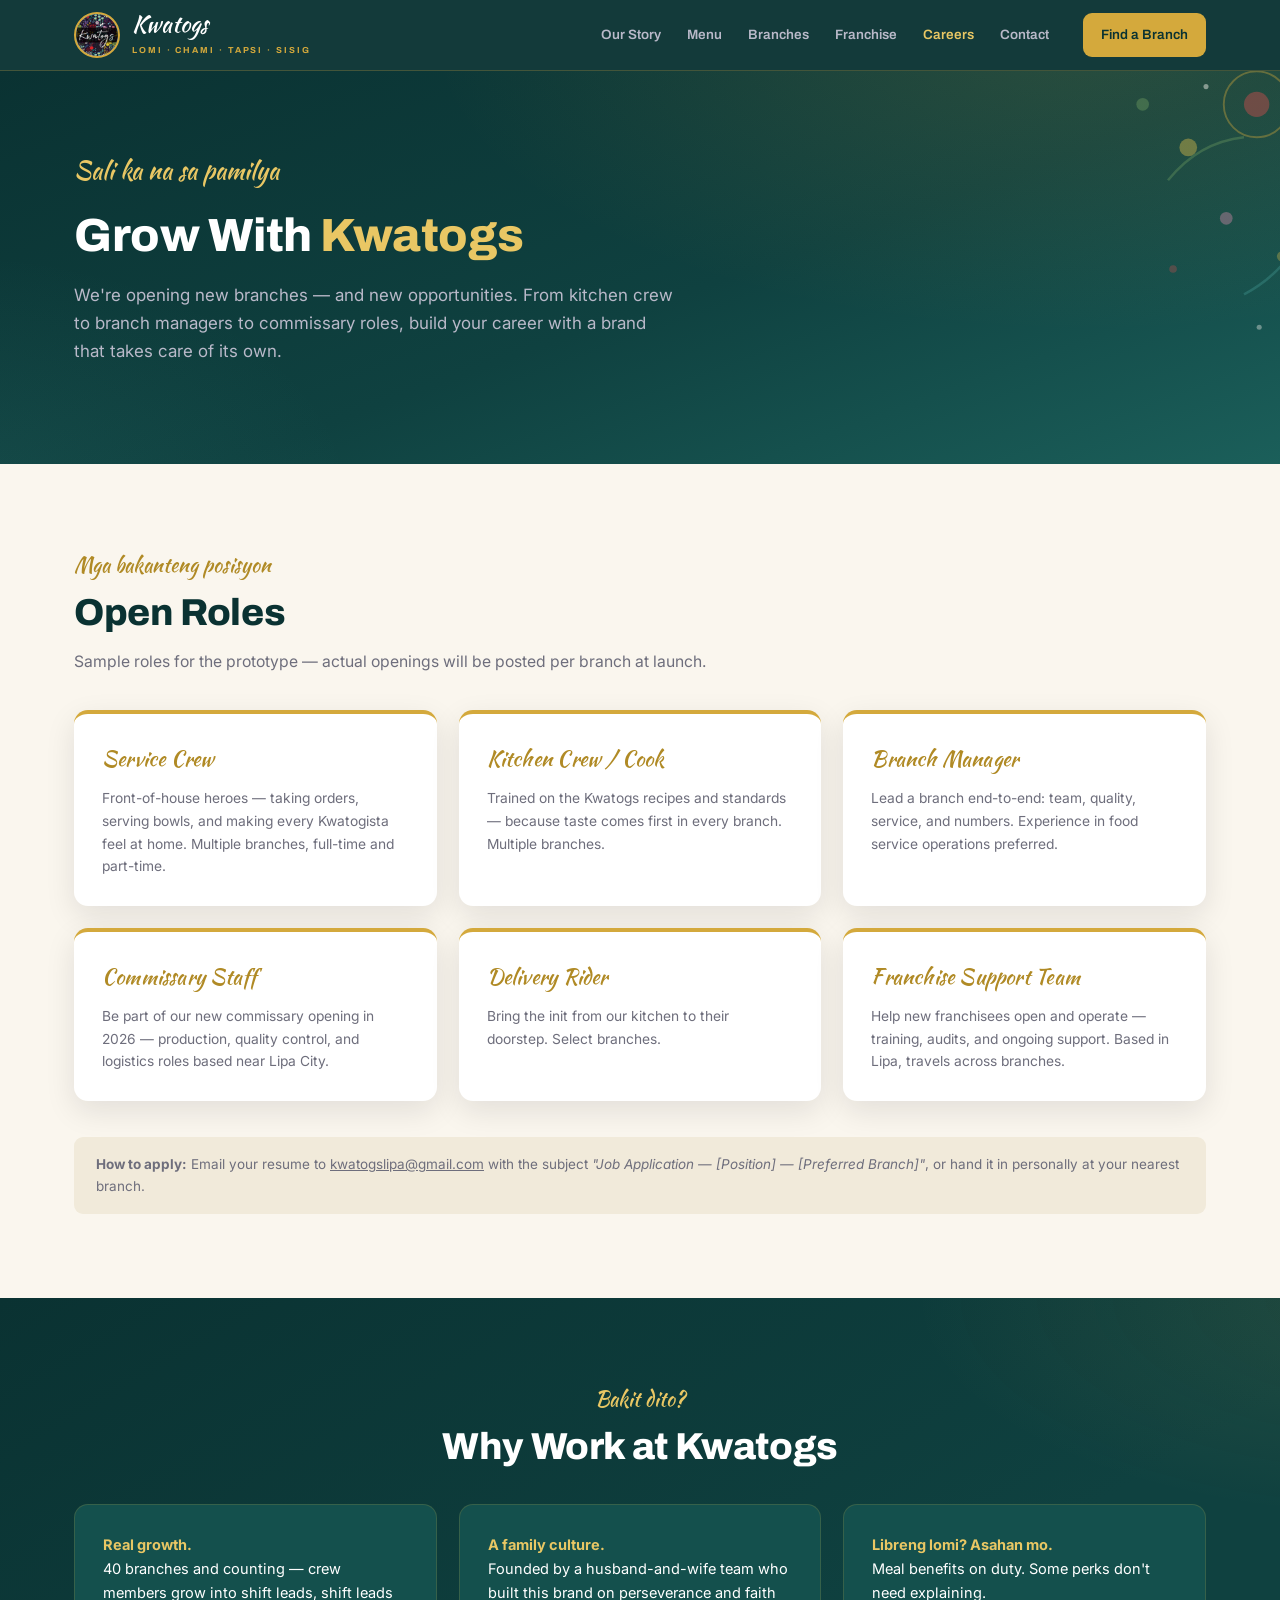
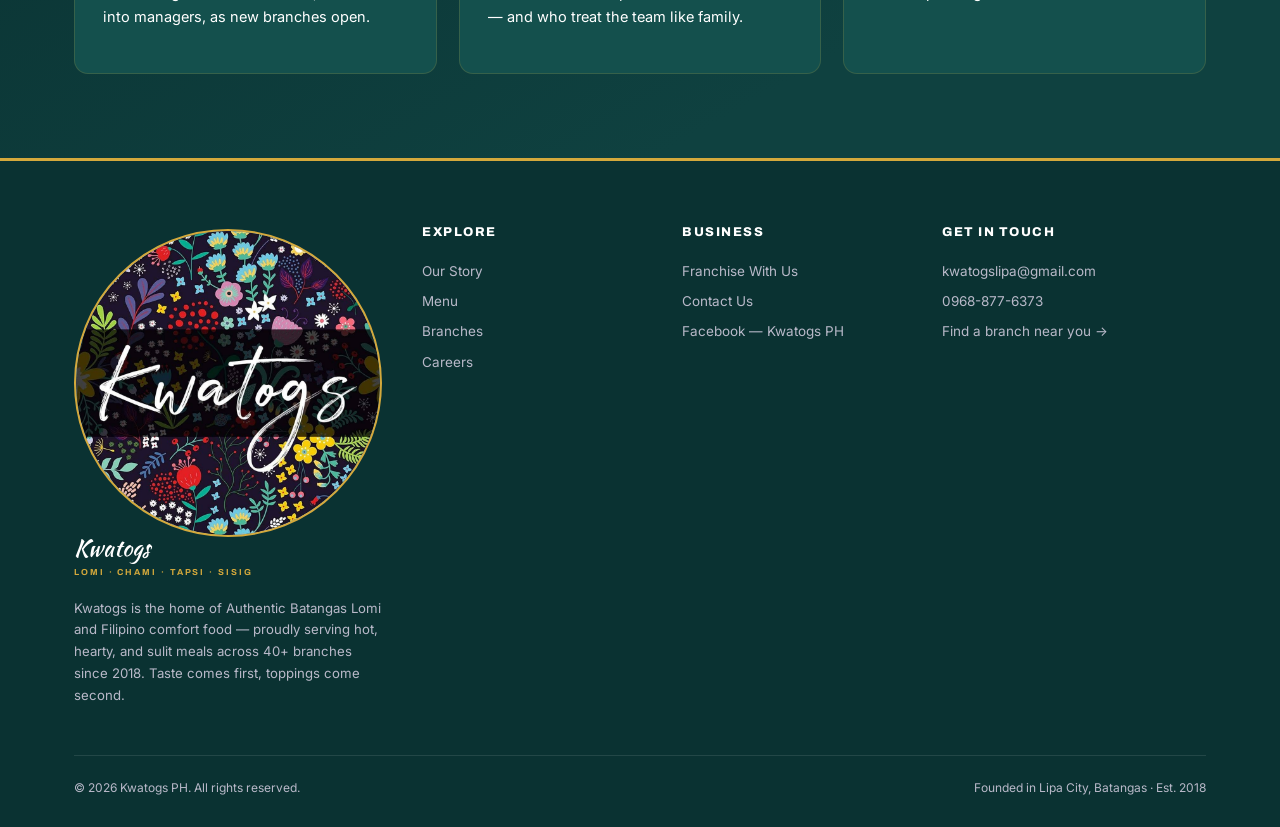
<file: careers.html>
<!DOCTYPE html>
<html lang="en">
<head>
  <meta charset="UTF-8" />
  <meta name="viewport" content="width=device-width, initial-scale=1.0" />
  <title>Careers — KWATOGS | Grow With Us</title>
  <meta name="description" content="Build your career with Kwatogs — a growing 40-branch Filipino comfort food brand. Kitchen crew, service crew, branch managers, and commissary roles." />
  <!-- Open Graph / social share (Facebook, Messenger, LinkedIn) -->
  <meta property="og:type" content="website" />
  <meta property="og:site_name" content="Kwatogs" />
  <meta property="og:locale" content="en_PH" />
  <meta property="og:title" content="Careers — KWATOGS | Grow With Us" />
  <meta property="og:description" content="Build your career with Kwatogs — a growing 40-branch Filipino comfort food brand. Kitchen crew, service crew, branch managers, and commissary roles." />
  <meta property="og:url" content="https://kwatogsph.com/careers.html" />
  <meta property="og:image" content="https://kwatogsph.com/assets/img/og-image.jpg?v=1" />
  <meta property="og:image:secure_url" content="https://kwatogsph.com/assets/img/og-image.jpg?v=1" />
  <meta property="og:image:type" content="image/jpeg" />
  <meta property="og:image:width" content="1200" />
  <meta property="og:image:height" content="630" />
  <meta property="og:image:alt" content="Kwatogs — Launch Your Own Lomi House. Now over 40 branches nationwide. Starts at ₱700K." />
  <!-- Twitter / X card -->
  <meta name="twitter:card" content="summary_large_image" />
  <meta name="twitter:title" content="Careers — KWATOGS | Grow With Us" />
  <meta name="twitter:description" content="Build your career with Kwatogs — a growing 40-branch Filipino comfort food brand. Kitchen crew, service crew, branch managers, and commissary roles." />
  <meta name="twitter:image" content="https://kwatogsph.com/assets/img/og-image.jpg?v=1" />
  <link rel="preconnect" href="https://fonts.googleapis.com" />
  <link rel="preconnect" href="https://fonts.gstatic.com" crossorigin />
  <link href="https://fonts.googleapis.com/css2?family=Archivo:wght@600;700;800;900&family=Inter:wght@400;500;600&family=Kaushan+Script&display=swap" rel="stylesheet" />
  <link rel="icon" type="image/png" href="assets/img/favicon.png" />
  <link rel="stylesheet" href="assets/css/style.css?v=4" />
</head>
<body>

  <header class="site-header">
    <nav class="nav">
      <a class="brand" href="index.html">
        <span class="logo-badge"></span>
        <span>
          <span class="brand-name">Kwatogs</span>
          <span class="brand-tag">Lomi · Chami · Tapsi · Sisig</span>
        </span>
      </a>
      <button class="nav-toggle" aria-label="Open menu">☰</button>
      <div class="nav-links">
        <a href="our-story.html">Our Story</a>
        <a href="menu.html">Menu</a>
        <a href="branches.html">Branches</a>
        <a href="franchise.html">Franchise</a>
        <a href="careers.html" class="active">Careers</a>
        <a href="contact.html">Contact</a>
        <a class="btn btn-gold btn-sm nav-cta" href="branches.html">Find a Branch</a>
      </div>
    </nav>
  </header>

  <section class="hero page-hero">
    <span class="floral-corner floral-tr"></span>
    <div class="container">
      <div class="hero-inner">
        <span class="eyebrow">Sali ka na sa pamilya</span>
        <h1>Grow With <em>Kwatogs</em></h1>
        <p class="lede">
          We're opening new branches — and new opportunities. From kitchen crew to branch
          managers to commissary roles, build your career with a brand that takes care of its own.
        </p>
      </div>
    </div>
  </section>

  <section>
    <div class="container">
      <span class="eyebrow">Mga bakanteng posisyon</span>
      <h2 class="section-title">Open Roles</h2>
      <p class="section-sub">
        Sample roles for the prototype — actual openings will be posted per branch at launch.
      </p>
      <div class="grid-3" style="margin-top: 36px;">
        <div class="value-card">
          <span class="script">Service Crew</span>
          <p>Front-of-house heroes — taking orders, serving bowls, and making every Kwatogista feel at home. Multiple branches, full-time and part-time.</p>
        </div>
        <div class="value-card">
          <span class="script">Kitchen Crew / Cook</span>
          <p>Trained on the Kwatogs recipes and standards — because taste comes first in every branch. Multiple branches.</p>
        </div>
        <div class="value-card">
          <span class="script">Branch Manager</span>
          <p>Lead a branch end-to-end: team, quality, service, and numbers. Experience in food service operations preferred.</p>
        </div>
        <div class="value-card">
          <span class="script">Commissary Staff</span>
          <p>Be part of our new commissary opening in 2026 — production, quality control, and logistics roles based near Lipa City.</p>
        </div>
        <div class="value-card">
          <span class="script">Delivery Rider</span>
          <p>Bring the init from our kitchen to their doorstep. Select branches.</p>
        </div>
        <div class="value-card">
          <span class="script">Franchise Support Team</span>
          <p>Help new franchisees open and operate — training, audits, and ongoing support. Based in Lipa, travels across branches.</p>
        </div>
      </div>

      <div class="price-note" style="margin-top: 36px;">
        <strong>How to apply:</strong> Email your resume to
        <a href="mailto:kwatogslipa@gmail.com?subject=Job%20Application" style="text-decoration: underline;">kwatogslipa@gmail.com</a>
        with the subject <em>"Job Application — [Position] — [Preferred Branch]"</em>, or hand it
        in personally at your nearest branch.
      </div>
    </div>
  </section>

  <section class="on-dark center">
    <div class="container">
      <span class="eyebrow">Bakit dito?</span>
      <h2 class="section-title">Why Work at Kwatogs</h2>
      <div class="grid-3" style="margin-top: 36px; text-align: left;">
        <div class="testi-card">
          <p><strong style="color: var(--gold-bright);">Real growth.</strong><br />40 branches and counting — crew members grow into shift leads, shift leads into managers, as new branches open.</p>
        </div>
        <div class="testi-card">
          <p><strong style="color: var(--gold-bright);">A family culture.</strong><br />Founded by a husband-and-wife team who built this brand on perseverance and faith — and who treat the team like family.</p>
        </div>
        <div class="testi-card">
          <p><strong style="color: var(--gold-bright);">Libreng lomi? Asahan mo.</strong><br />Meal benefits on duty. Some perks don't need explaining.</p>
        </div>
      </div>
    </div>
  </section>

  <footer class="site-footer">
    <div class="container">
      <div class="footer-grid">
        <div class="footer-brand">
          <a class="brand" href="index.html">
            <span class="logo-badge"></span>
            <span>
              <span class="brand-name">Kwatogs</span>
              <span class="brand-tag">Lomi · Chami · Tapsi · Sisig</span>
            </span>
          </a>
          <p>
            Kwatogs is the home of Authentic Batangas Lomi and Filipino comfort food — proudly
            serving hot, hearty, and sulit meals across 40+ branches since 2018. Taste comes
            first, toppings come second.
          </p>
        </div>
        <div>
          <h4>Explore</h4>
          <a href="our-story.html">Our Story</a>
          <a href="menu.html">Menu</a>
          <a href="branches.html">Branches</a>
          <a href="careers.html">Careers</a>
        </div>
        <div>
          <h4>Business</h4>
          <a href="franchise.html">Franchise With Us</a>
          <a href="contact.html">Contact Us</a>
          <a href="https://www.facebook.com/KwatogsLipa" target="_blank" rel="noopener">Facebook — Kwatogs PH</a>
        </div>
        <div>
          <h4>Get in Touch</h4>
          <a href="mailto:kwatogslipa@gmail.com">kwatogslipa@gmail.com</a>
          <a href="tel:09688776373">0968-877-6373</a>
          <a href="branches.html">Find a branch near you →</a>
        </div>
      </div>
      <div class="footer-bottom">
        <span>© <span class="year"></span> Kwatogs PH. All rights reserved.</span>
        <span>Founded in Lipa City, Batangas · Est. 2018</span>
      </div>
    </div>
  </footer>

  <script src="assets/js/main.js?v=3"></script>
</body>
</html>
</file>
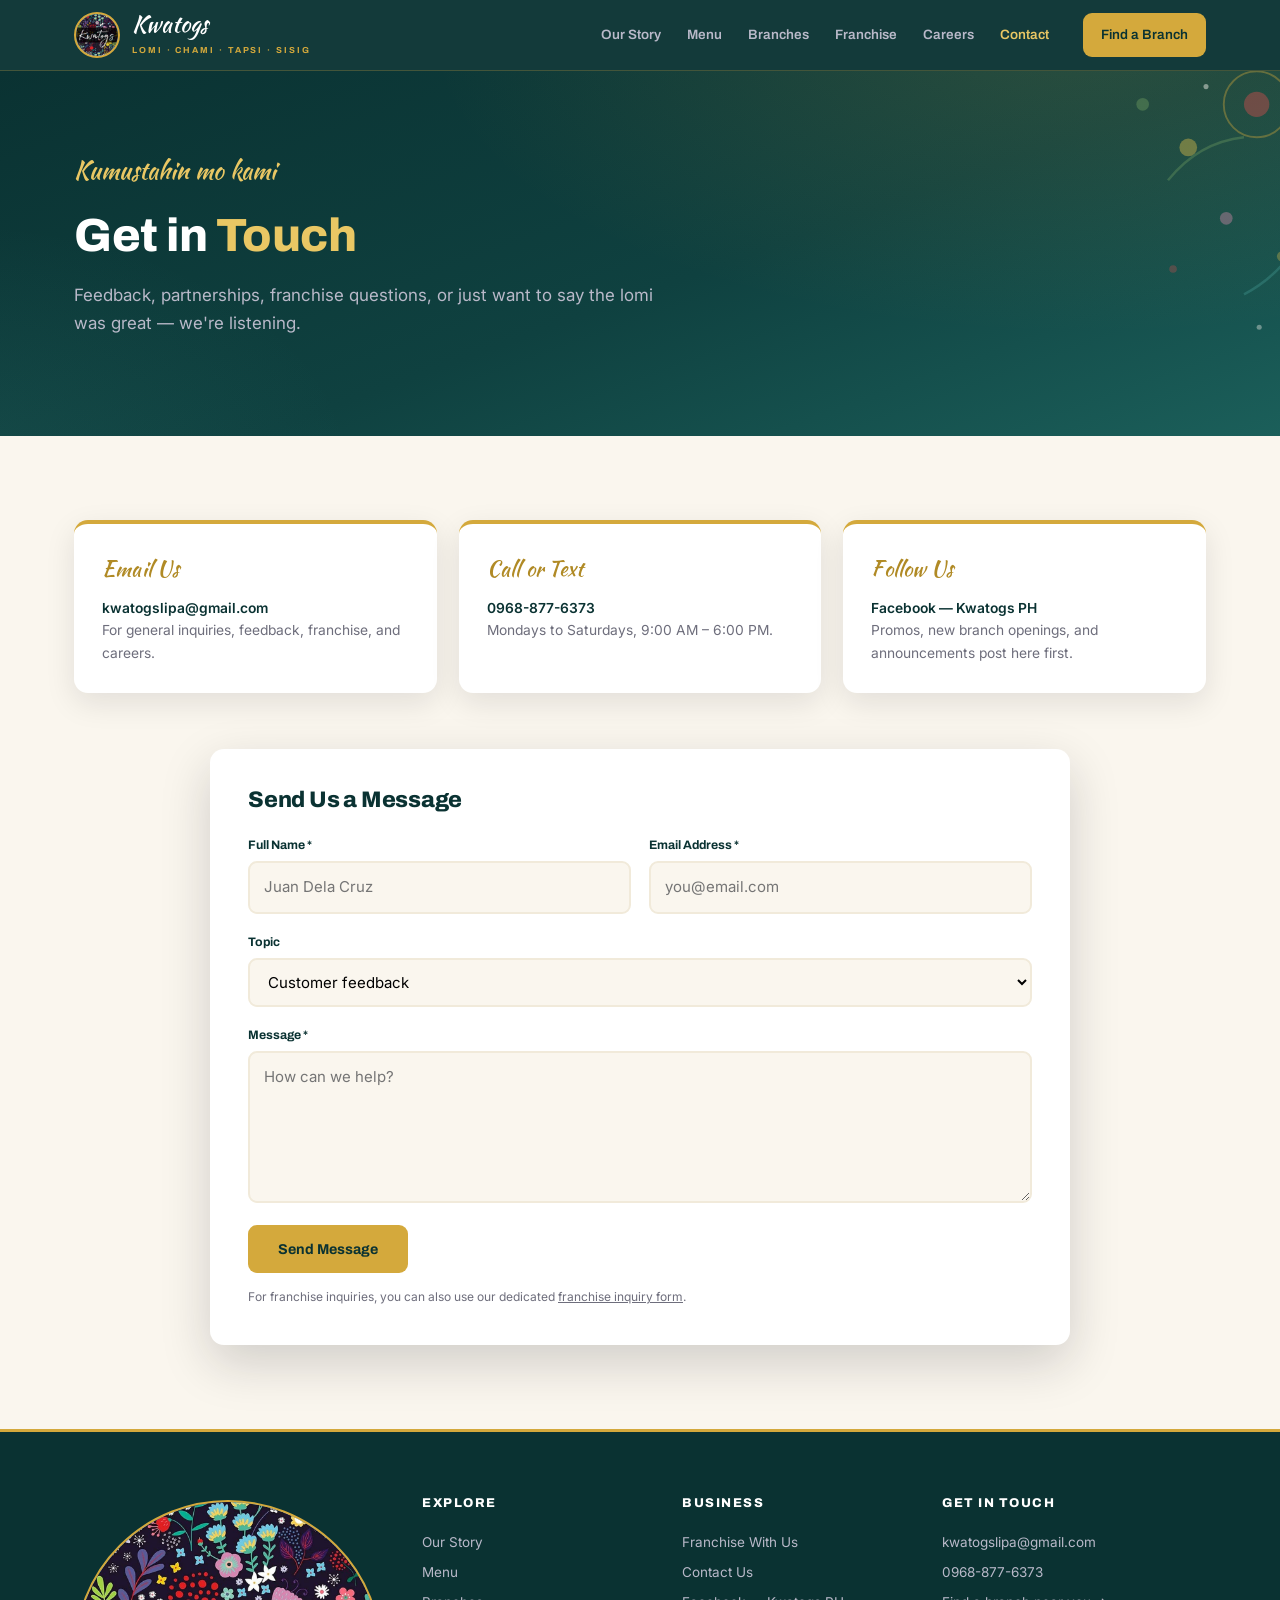
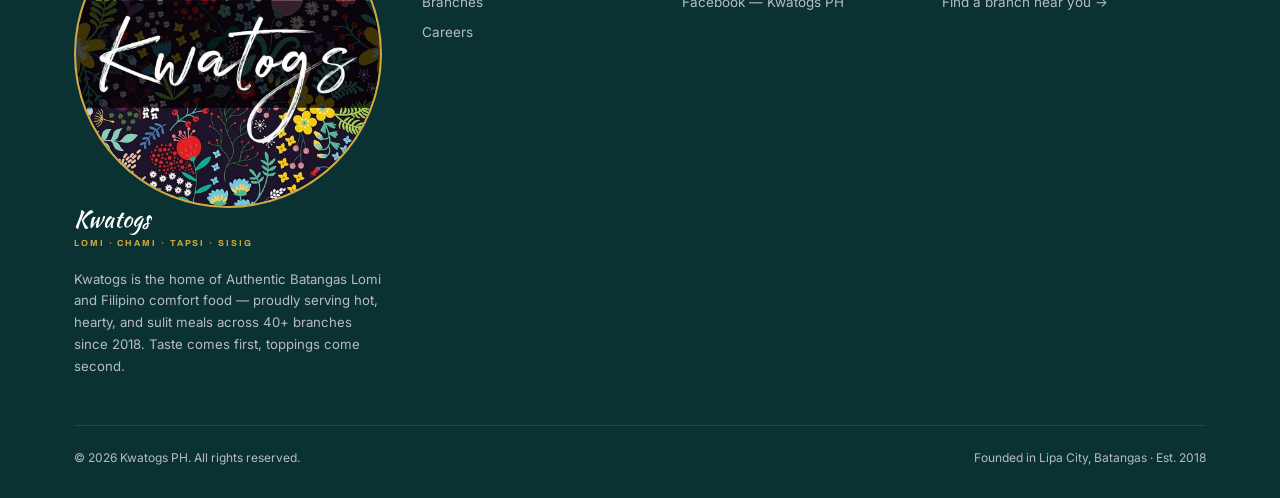
<file: contact.html>
<!DOCTYPE html>
<html lang="en">
<head>
  <meta charset="UTF-8" />
  <meta name="viewport" content="width=device-width, initial-scale=1.0" />
  <title>Contact — KWATOGS</title>
  <meta name="description" content="Get in touch with Kwatogs — customer feedback, franchise inquiries, careers, and partnerships. Email kwatogslipa@gmail.com or call 0968-877-6373." />
  <!-- Open Graph / social share (Facebook, Messenger, LinkedIn) -->
  <meta property="og:type" content="website" />
  <meta property="og:site_name" content="Kwatogs" />
  <meta property="og:locale" content="en_PH" />
  <meta property="og:title" content="Contact — KWATOGS" />
  <meta property="og:description" content="Get in touch with Kwatogs — customer feedback, franchise inquiries, careers, and partnerships. Email kwatogslipa@gmail.com or call 0968-877-6373." />
  <meta property="og:url" content="https://kwatogsph.com/contact.html" />
  <meta property="og:image" content="https://kwatogsph.com/assets/img/og-image.jpg?v=1" />
  <meta property="og:image:secure_url" content="https://kwatogsph.com/assets/img/og-image.jpg?v=1" />
  <meta property="og:image:type" content="image/jpeg" />
  <meta property="og:image:width" content="1200" />
  <meta property="og:image:height" content="630" />
  <meta property="og:image:alt" content="Kwatogs — Launch Your Own Lomi House. Now over 40 branches nationwide. Starts at ₱700K." />
  <!-- Twitter / X card -->
  <meta name="twitter:card" content="summary_large_image" />
  <meta name="twitter:title" content="Contact — KWATOGS" />
  <meta name="twitter:description" content="Get in touch with Kwatogs — customer feedback, franchise inquiries, careers, and partnerships. Email kwatogslipa@gmail.com or call 0968-877-6373." />
  <meta name="twitter:image" content="https://kwatogsph.com/assets/img/og-image.jpg?v=1" />
  <link rel="preconnect" href="https://fonts.googleapis.com" />
  <link rel="preconnect" href="https://fonts.gstatic.com" crossorigin />
  <link href="https://fonts.googleapis.com/css2?family=Archivo:wght@600;700;800;900&family=Inter:wght@400;500;600&family=Kaushan+Script&display=swap" rel="stylesheet" />
  <link rel="icon" type="image/png" href="assets/img/favicon.png" />
  <link rel="stylesheet" href="assets/css/style.css?v=4" />
</head>
<body>

  <header class="site-header">
    <nav class="nav">
      <a class="brand" href="index.html">
        <span class="logo-badge"></span>
        <span>
          <span class="brand-name">Kwatogs</span>
          <span class="brand-tag">Lomi · Chami · Tapsi · Sisig</span>
        </span>
      </a>
      <button class="nav-toggle" aria-label="Open menu">☰</button>
      <div class="nav-links">
        <a href="our-story.html">Our Story</a>
        <a href="menu.html">Menu</a>
        <a href="branches.html">Branches</a>
        <a href="franchise.html">Franchise</a>
        <a href="careers.html">Careers</a>
        <a href="contact.html" class="active">Contact</a>
        <a class="btn btn-gold btn-sm nav-cta" href="branches.html">Find a Branch</a>
      </div>
    </nav>
  </header>

  <section class="hero page-hero">
    <span class="floral-corner floral-tr"></span>
    <div class="container">
      <div class="hero-inner">
        <span class="eyebrow">Kumustahin mo kami</span>
        <h1>Get in <em>Touch</em></h1>
        <p class="lede">Feedback, partnerships, franchise questions, or just want to say the lomi was great — we're listening.</p>
      </div>
    </div>
  </section>

  <section>
    <div class="container">
      <div class="grid-3">
        <div class="value-card">
          <span class="script">Email Us</span>
          <p><a href="mailto:kwatogslipa@gmail.com" style="font-weight: 600; color: var(--ink);">kwatogslipa@gmail.com</a><br />For general inquiries, feedback, franchise, and careers.</p>
        </div>
        <div class="value-card">
          <span class="script">Call or Text</span>
          <p><a href="tel:09688776373" style="font-weight: 600; color: var(--ink);">0968-877-6373</a><br />Mondays to Saturdays, 9:00 AM – 6:00 PM.</p>
        </div>
        <div class="value-card">
          <span class="script">Follow Us</span>
          <p><a href="https://www.facebook.com/KwatogsLipa" target="_blank" rel="noopener" style="font-weight: 600; color: var(--ink);">Facebook — Kwatogs PH</a><br />Promos, new branch openings, and announcements post here first.</p>
        </div>
      </div>

      <div class="container" style="max-width: 860px; padding: 0; margin-top: 56px;">
        <form class="form-card" data-web3form data-subject="Kwatogs Website — Contact Message">
          <h2 style="margin-bottom: 22px;">Send Us a Message</h2>
          <input type="checkbox" name="botcheck" class="hp-field" tabindex="-1" autocomplete="off" />
          <div class="form-grid">
            <div class="field">
              <label for="c-name">Full Name *</label>
              <input id="c-name" name="name" type="text" required placeholder="Juan Dela Cruz" />
            </div>
            <div class="field">
              <label for="c-email">Email Address *</label>
              <input id="c-email" name="email" type="email" required placeholder="you@email.com" />
            </div>
            <div class="field full">
              <label for="c-topic">Topic</label>
              <select id="c-topic" name="topic">
                <option>Customer feedback</option>
                <option>Branch concern</option>
                <option>Franchise inquiry</option>
                <option>Careers</option>
                <option>Partnership / supplier</option>
                <option>Others</option>
              </select>
            </div>
            <div class="field full">
              <label for="c-msg">Message *</label>
              <textarea id="c-msg" name="message" rows="5" required placeholder="How can we help?"></textarea>
            </div>
          </div>
          <div style="margin-top: 22px;">
            <button class="btn btn-gold" type="submit">Send Message</button>
          </div>
          <p class="form-success" style="display:none; margin-top: 16px; color: #1d7a4f; font-weight: 600;">
            Salamat! Your message has been received — we'll get back to you soon.
          </p>
          <p class="form-error" style="display:none;"></p>
          <p class="form-pending" style="display:none;">
            Thanks for reaching out! Our online form isn't accepting messages just yet — please send
            us your message directly at <a href="mailto:kwatogslipa@gmail.com">kwatogslipa@gmail.com</a>
            or via our <a href="https://www.facebook.com/KwatogsLipa" target="_blank" rel="noopener">Facebook page (Kwatogs PH)</a>
            so we can respond. Salamat!
          </p>
          <p class="form-note">
            For franchise inquiries, you can also use our dedicated
            <a href="franchise.html#inquiry" style="text-decoration: underline;">franchise inquiry form</a>.
          </p>
        </form>
      </div>
    </div>
  </section>

  <footer class="site-footer">
    <div class="container">
      <div class="footer-grid">
        <div class="footer-brand">
          <a class="brand" href="index.html">
            <span class="logo-badge"></span>
            <span>
              <span class="brand-name">Kwatogs</span>
              <span class="brand-tag">Lomi · Chami · Tapsi · Sisig</span>
            </span>
          </a>
          <p>
            Kwatogs is the home of Authentic Batangas Lomi and Filipino comfort food — proudly
            serving hot, hearty, and sulit meals across 40+ branches since 2018. Taste comes
            first, toppings come second.
          </p>
        </div>
        <div>
          <h4>Explore</h4>
          <a href="our-story.html">Our Story</a>
          <a href="menu.html">Menu</a>
          <a href="branches.html">Branches</a>
          <a href="careers.html">Careers</a>
        </div>
        <div>
          <h4>Business</h4>
          <a href="franchise.html">Franchise With Us</a>
          <a href="contact.html">Contact Us</a>
          <a href="https://www.facebook.com/KwatogsLipa" target="_blank" rel="noopener">Facebook — Kwatogs PH</a>
        </div>
        <div>
          <h4>Get in Touch</h4>
          <a href="mailto:kwatogslipa@gmail.com">kwatogslipa@gmail.com</a>
          <a href="tel:09688776373">0968-877-6373</a>
          <a href="branches.html">Find a branch near you →</a>
        </div>
      </div>
      <div class="footer-bottom">
        <span>© <span class="year"></span> Kwatogs PH. All rights reserved.</span>
        <span>Founded in Lipa City, Batangas · Est. 2018</span>
      </div>
    </div>
  </footer>

  <script src="assets/js/main.js?v=3"></script>
</body>
</html>
</file>
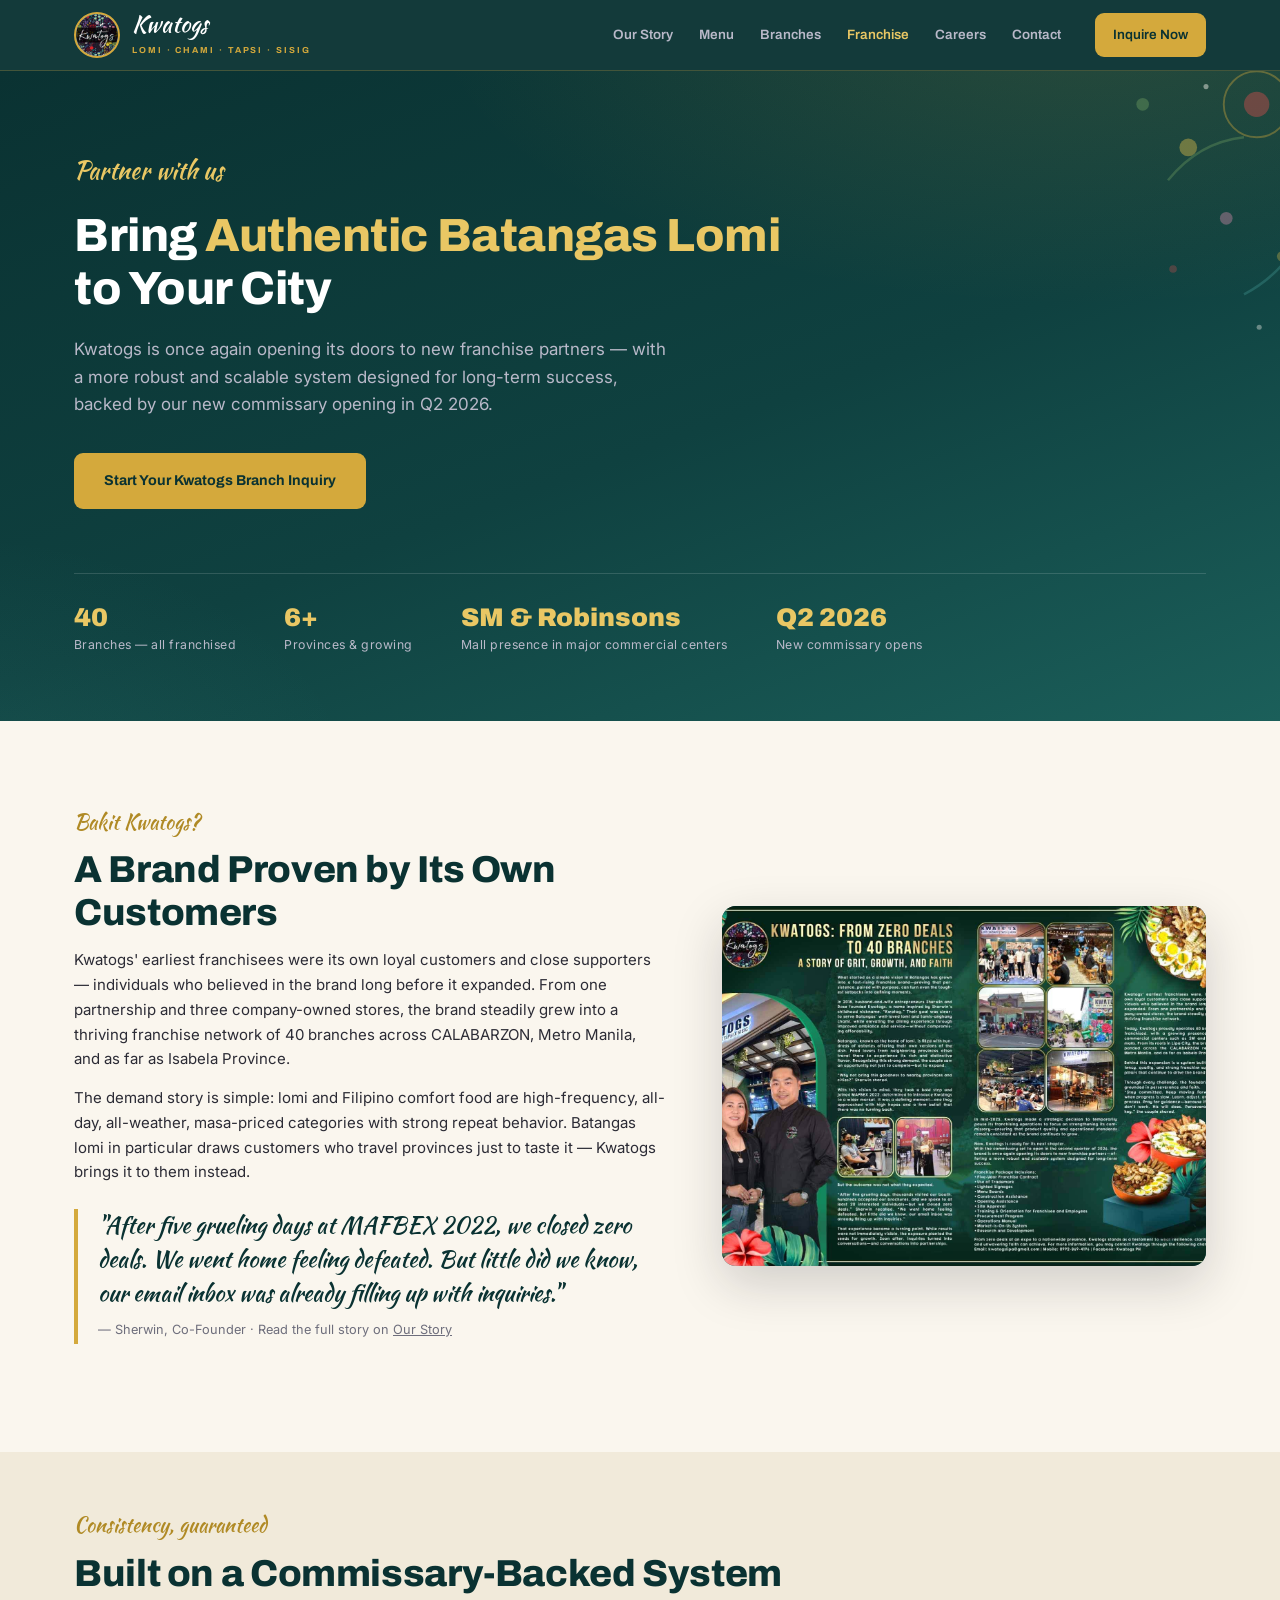
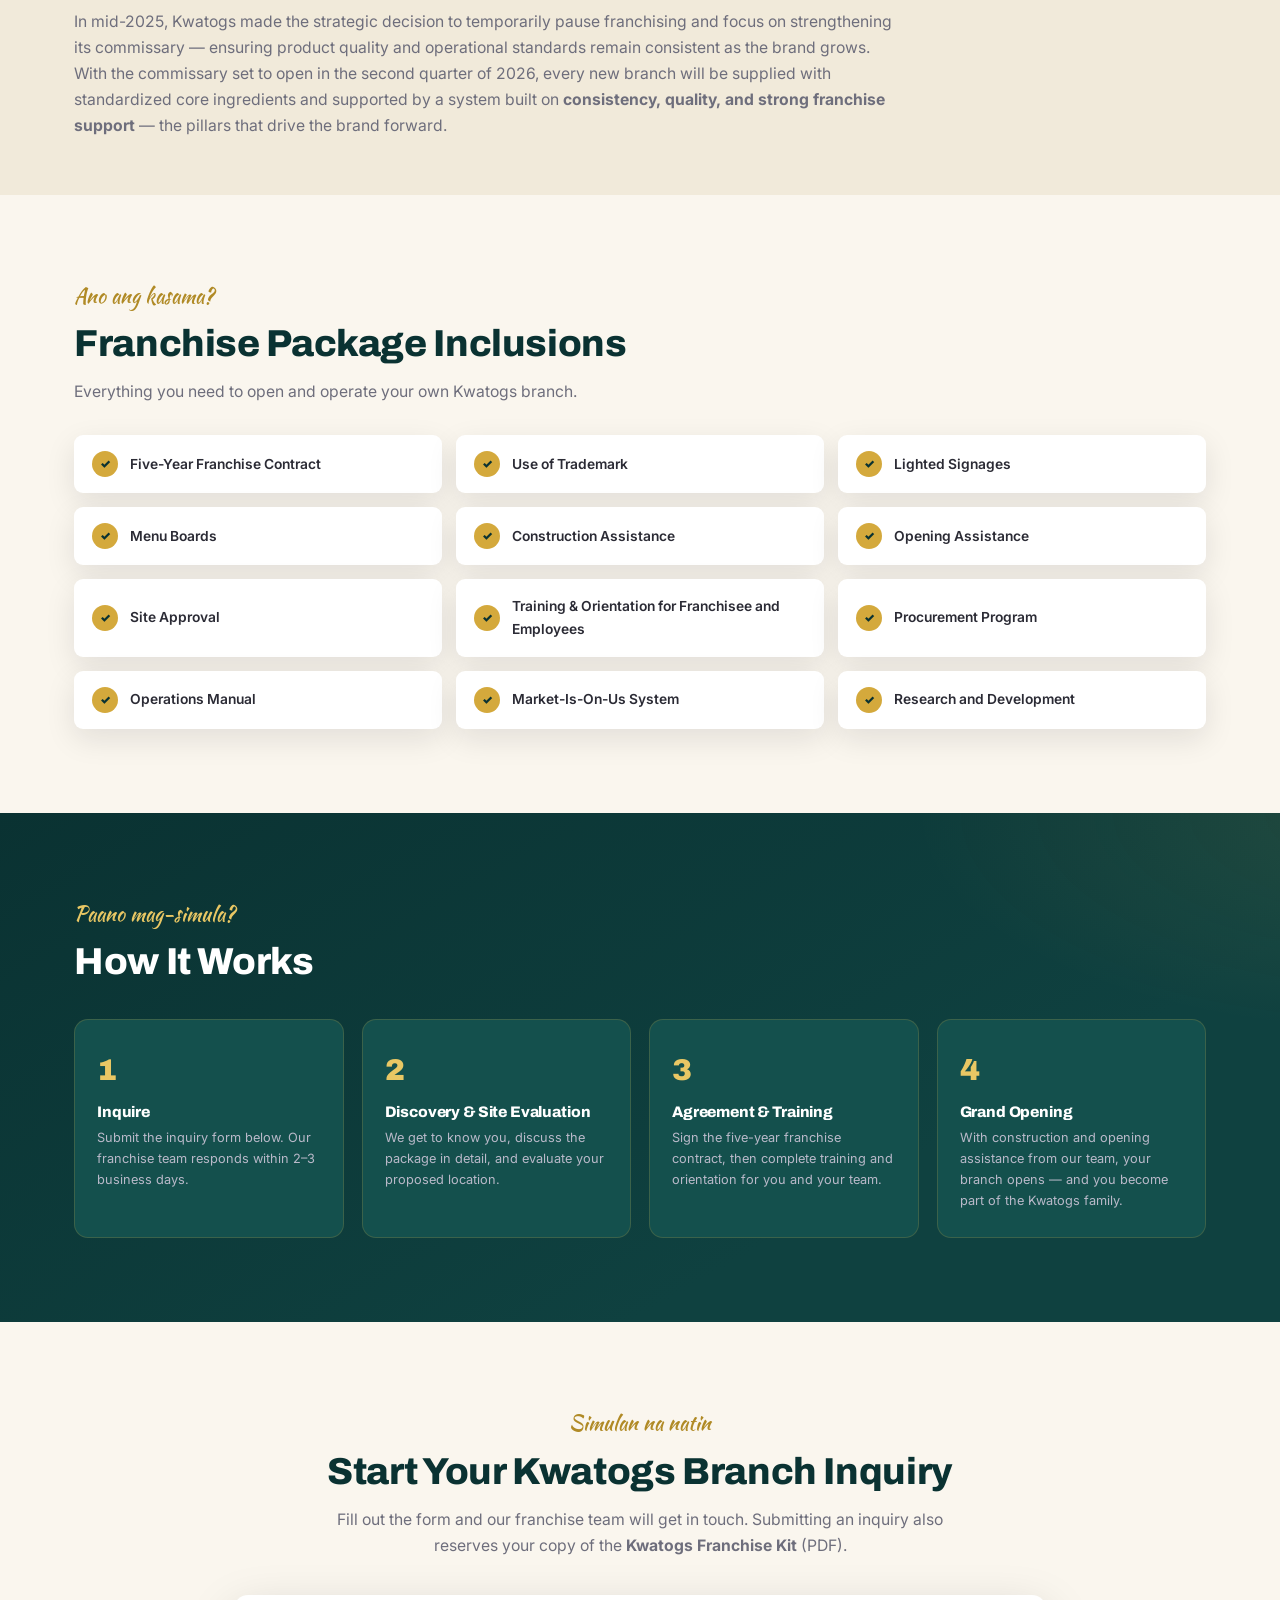
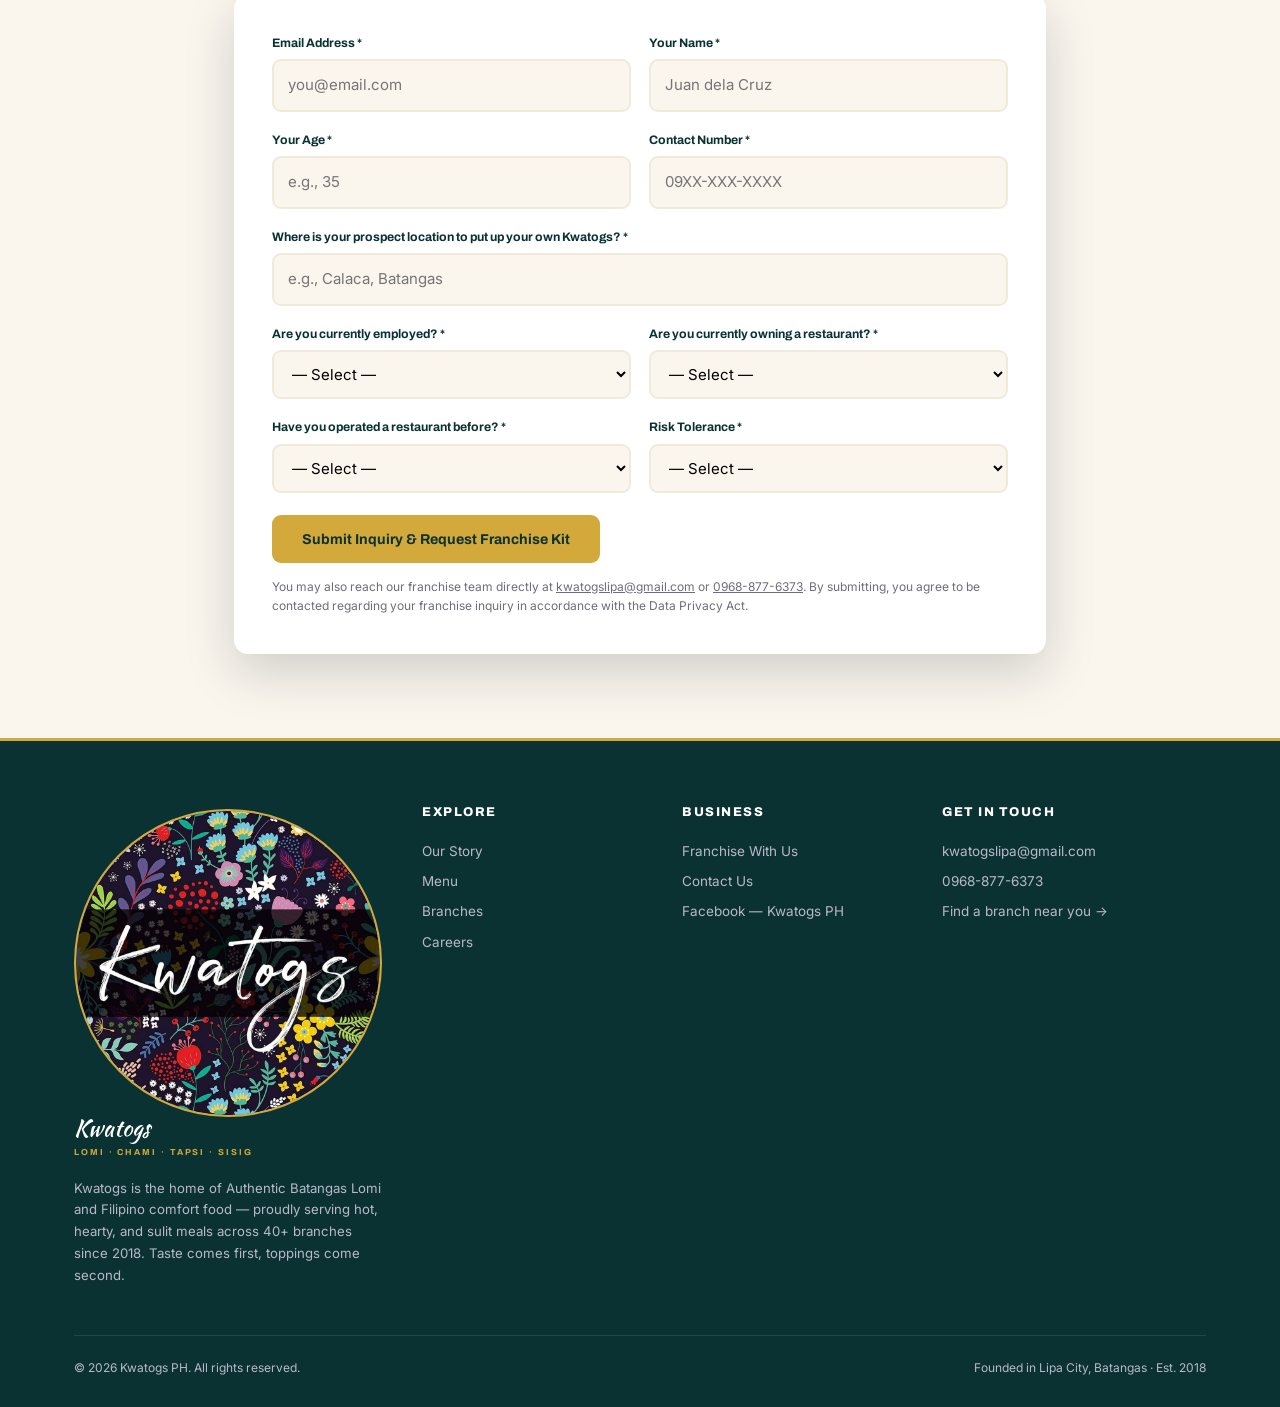
<file: franchise.html>
<!DOCTYPE html>
<html lang="en">
<head>
  <meta charset="UTF-8" />
  <meta name="viewport" content="width=device-width, initial-scale=1.0" />
  <title>Franchise — KWATOGS | Bring Authentic Batangas Lomi to Your City</title>
  <meta name="description" content="Franchise Kwatogs — a proven 40-branch Filipino comfort food brand. Five-year franchise contract, training, commissary-backed supply, construction and opening assistance. Now accepting partners for 2026." />
  <!-- Open Graph / social share (Facebook, Messenger, LinkedIn) -->
  <meta property="og:type" content="website" />
  <meta property="og:site_name" content="Kwatogs" />
  <meta property="og:locale" content="en_PH" />
  <meta property="og:title" content="Franchise — KWATOGS | Bring Authentic Batangas Lomi to Your City" />
  <meta property="og:description" content="Franchise Kwatogs — a proven 40-branch Filipino comfort food brand. Five-year franchise contract, training, commissary-backed supply, construction and opening assistance. Now accepting partners for 2026." />
  <meta property="og:url" content="https://kwatogsph.com/franchise.html" />
  <meta property="og:image" content="https://kwatogsph.com/assets/img/og-image.jpg?v=1" />
  <meta property="og:image:secure_url" content="https://kwatogsph.com/assets/img/og-image.jpg?v=1" />
  <meta property="og:image:type" content="image/jpeg" />
  <meta property="og:image:width" content="1200" />
  <meta property="og:image:height" content="630" />
  <meta property="og:image:alt" content="Kwatogs — Launch Your Own Lomi House. Now over 40 branches nationwide. Starts at ₱700K." />
  <!-- Twitter / X card -->
  <meta name="twitter:card" content="summary_large_image" />
  <meta name="twitter:title" content="Franchise — KWATOGS | Bring Authentic Batangas Lomi to Your City" />
  <meta name="twitter:description" content="Franchise Kwatogs — a proven 40-branch Filipino comfort food brand. Five-year franchise contract, training, commissary-backed supply, construction and opening assistance. Now accepting partners for 2026." />
  <meta name="twitter:image" content="https://kwatogsph.com/assets/img/og-image.jpg?v=1" />
  <link rel="preconnect" href="https://fonts.googleapis.com" />
  <link rel="preconnect" href="https://fonts.gstatic.com" crossorigin />
  <link href="https://fonts.googleapis.com/css2?family=Archivo:wght@600;700;800;900&family=Inter:wght@400;500;600&family=Kaushan+Script&display=swap" rel="stylesheet" />
  <link rel="icon" type="image/png" href="assets/img/favicon.png" />
  <link rel="stylesheet" href="assets/css/style.css?v=4" />
</head>
<body>

  <header class="site-header">
    <nav class="nav">
      <a class="brand" href="index.html">
        <span class="logo-badge"></span>
        <span>
          <span class="brand-name">Kwatogs</span>
          <span class="brand-tag">Lomi · Chami · Tapsi · Sisig</span>
        </span>
      </a>
      <button class="nav-toggle" aria-label="Open menu">☰</button>
      <div class="nav-links">
        <a href="our-story.html">Our Story</a>
        <a href="menu.html">Menu</a>
        <a href="branches.html">Branches</a>
        <a href="franchise.html" class="active">Franchise</a>
        <a href="careers.html">Careers</a>
        <a href="contact.html">Contact</a>
        <a class="btn btn-gold btn-sm nav-cta" href="#inquiry">Inquire Now</a>
      </div>
    </nav>
  </header>

  <section class="hero page-hero">
    <span class="floral-corner floral-tr"></span>
    <div class="container">
      <div class="hero-inner">
        <span class="eyebrow">Partner with us</span>
        <h1>Bring <em>Authentic Batangas Lomi</em> to Your City</h1>
        <p class="lede">
          Kwatogs is once again opening its doors to new franchise partners — with a more
          robust and scalable system designed for long-term success, backed by our new
          commissary opening in Q2 2026.
        </p>
        <div class="hero-ctas">
          <a class="btn btn-gold" href="#inquiry">Start Your Kwatogs Branch Inquiry</a>
        </div>
      </div>
      <div class="trust-strip">
        <div class="trust-item"><span class="num">40</span><span class="lbl">Branches — all franchised</span></div>
        <div class="trust-item"><span class="num">6+</span><span class="lbl">Provinces &amp; growing</span></div>
        <div class="trust-item"><span class="num">SM &amp; Robinsons</span><span class="lbl">Mall presence in major commercial centers</span></div>
        <div class="trust-item"><span class="num">Q2 2026</span><span class="lbl">New commissary opens</span></div>
      </div>
    </div>
  </section>

  <!-- WHY KWATOGS -->
  <section>
    <div class="container story-grid">
      <div>
        <span class="eyebrow">Bakit Kwatogs?</span>
        <h2 class="section-title">A Brand Proven by Its Own Customers</h2>
        <p>
          Kwatogs' earliest franchisees were its own loyal customers and close supporters —
          individuals who believed in the brand long before it expanded. From one partnership
          and three company-owned stores, the brand steadily grew into a thriving franchise
          network of 40 branches across CALABARZON, Metro Manila, and as far as Isabela Province.
        </p>
        <p style="margin-top: 14px;">
          The demand story is simple: lomi and Filipino comfort food are high-frequency,
          all-day, all-weather, masa-priced categories with strong repeat behavior. Batangas
          lomi in particular draws customers who travel provinces just to taste it — Kwatogs
          brings it to them instead.
        </p>
        <blockquote>
          "After five grueling days at MAFBEX 2022, we closed zero deals. We went home feeling
          defeated. But little did we know, our email inbox was already filling up with inquiries."
          <br /><span style="font-family: 'Inter', sans-serif; font-size: 0.85rem; color: var(--muted);">— Sherwin, Co-Founder · Read the full story on <a href="our-story.html" style="text-decoration: underline;">Our Story</a></span>
        </blockquote>
      </div>
      <div class="story-photo photo-frame">
        <img class="photo" src="assets/img/owners2.jpg" alt="Franchising.PH 2026 feature spread — Kwatogs: From Zero Deals to 40 Branches, a story of grit, growth, and faith" />
      </div>
    </div>
  </section>

  <!-- COMMISSARY NOTE -->
  <section class="story-strip" style="padding: 56px 0;">
    <div class="container">
      <span class="eyebrow">Consistency, guaranteed</span>
      <h2 class="section-title">Built on a Commissary-Backed System</h2>
      <p class="section-sub" style="max-width: 820px;">
        In mid-2025, Kwatogs made the strategic decision to temporarily pause franchising and
        focus on strengthening its commissary — ensuring product quality and operational
        standards remain consistent as the brand grows. With the commissary set to open in the
        second quarter of 2026, every new branch will be supplied with standardized core
        ingredients and supported by a system built on <strong>consistency, quality, and strong
        franchise support</strong> — the pillars that drive the brand forward.
      </p>
    </div>
  </section>

  <!-- PACKAGE INCLUSIONS -->
  <section>
    <div class="container">
      <span class="eyebrow">Ano ang kasama?</span>
      <h2 class="section-title">Franchise Package Inclusions</h2>
      <p class="section-sub">Everything you need to open and operate your own Kwatogs branch.</p>
      <div class="inclusions">
        <div class="inclusion">Five-Year Franchise Contract</div>
        <div class="inclusion">Use of Trademark</div>
        <div class="inclusion">Lighted Signages</div>
        <div class="inclusion">Menu Boards</div>
        <div class="inclusion">Construction Assistance</div>
        <div class="inclusion">Opening Assistance</div>
        <div class="inclusion">Site Approval</div>
        <div class="inclusion">Training &amp; Orientation for Franchisee and Employees</div>
        <div class="inclusion">Procurement Program</div>
        <div class="inclusion">Operations Manual</div>
        <div class="inclusion">Market-Is-On-Us System</div>
        <div class="inclusion">Research and Development</div>
      </div>
    </div>
  </section>

  <!-- PROCESS -->
  <section class="on-dark">
    <div class="container">
      <span class="eyebrow">Paano mag-simula?</span>
      <h2 class="section-title">How It Works</h2>
      <div class="steps">
        <div class="step">
          <span class="n">1</span>
          <h3>Inquire</h3>
          <p>Submit the inquiry form below. Our franchise team responds within 2–3 business days.</p>
        </div>
        <div class="step">
          <span class="n">2</span>
          <h3>Discovery &amp; Site Evaluation</h3>
          <p>We get to know you, discuss the package in detail, and evaluate your proposed location.</p>
        </div>
        <div class="step">
          <span class="n">3</span>
          <h3>Agreement &amp; Training</h3>
          <p>Sign the five-year franchise contract, then complete training and orientation for you and your team.</p>
        </div>
        <div class="step">
          <span class="n">4</span>
          <h3>Grand Opening</h3>
          <p>With construction and opening assistance from our team, your branch opens — and you become part of the Kwatogs family.</p>
        </div>
      </div>
    </div>
  </section>

  <!-- INQUIRY FORM -->
  <section id="inquiry">
    <div class="container" style="max-width: 860px;">
      <div class="center" style="margin-bottom: 36px;">
        <span class="eyebrow">Simulan na natin</span>
        <h2 class="section-title">Start Your Kwatogs Branch Inquiry</h2>
        <p class="section-sub" style="margin: 0 auto;">
          Fill out the form and our franchise team will get in touch. Submitting an inquiry
          also reserves your copy of the <strong>Kwatogs Franchise Kit</strong> (PDF).
        </p>
      </div>
      <form class="form-card" data-web3form data-subject="Kwatogs Website — Franchise Inquiry">
        <input type="checkbox" name="botcheck" class="hp-field" tabindex="-1" autocomplete="off" />
        <div class="form-grid">
          <div class="field">
            <label for="f-email">Email Address *</label>
            <input id="f-email" name="email" type="email" required placeholder="you@email.com" />
          </div>
          <div class="field">
            <label for="f-name">Your Name *</label>
            <input id="f-name" name="name" type="text" required placeholder="Juan dela Cruz" />
          </div>
          <div class="field">
            <label for="f-age">Your Age *</label>
            <input id="f-age" name="age" type="number" min="18" required placeholder="e.g., 35" />
          </div>
          <div class="field">
            <label for="f-phone">Contact Number *</label>
            <input id="f-phone" name="contact_number" type="tel" required placeholder="09XX-XXX-XXXX" />
          </div>
          <div class="field full">
            <label for="f-location">Where is your prospect location to put up your own Kwatogs? *</label>
            <input id="f-location" name="prospect_location" type="text" required placeholder="e.g., Calaca, Batangas" />
          </div>
          <div class="field">
            <label for="f-employed">Are you currently employed? *</label>
            <select id="f-employed" name="currently_employed" required>
              <option value="" disabled selected>— Select —</option>
              <option>Yes</option>
              <option>No</option>
            </select>
          </div>
          <div class="field">
            <label for="f-owns">Are you currently owning a restaurant? *</label>
            <select id="f-owns" name="currently_owns_restaurant" required>
              <option value="" disabled selected>— Select —</option>
              <option>Yes</option>
              <option>No</option>
            </select>
          </div>
          <div class="field">
            <label for="f-operated">Have you operated a restaurant before? *</label>
            <select id="f-operated" name="operated_restaurant_before" required>
              <option value="" disabled selected>— Select —</option>
              <option>Yes</option>
              <option>No</option>
            </select>
          </div>
          <div class="field">
            <label for="f-risk">Risk Tolerance *</label>
            <select id="f-risk" name="risk_tolerance" required>
              <option value="" disabled selected>— Select —</option>
              <option>Conservative</option>
              <option>Moderate</option>
              <option>Aggressive</option>
            </select>
          </div>
        </div>
        <div style="margin-top: 22px;">
          <button class="btn btn-gold" type="submit">Submit Inquiry &amp; Request Franchise Kit</button>
        </div>
        <p class="form-success" style="display:none; margin-top: 16px; color: #1d7a4f; font-weight: 600;">
          Salamat! Your inquiry has been received. Our franchise team will contact you within 2–3
          business days.
        </p>
        <p class="form-error" style="display:none;"></p>
        <p class="form-pending" style="display:none;">
          Thanks for your interest in franchising Kwatogs! Our online inquiry form isn't live yet —
          please send your inquiry directly to <a href="mailto:kwatogslipa@gmail.com">kwatogslipa@gmail.com</a>
          or message us on <a href="https://www.facebook.com/KwatogsLipa" target="_blank" rel="noopener">Facebook (Kwatogs PH)</a>,
          and our team will get back to you. Salamat!
        </p>
        <p class="form-note">
          You may also reach our franchise team directly at
          <a href="mailto:kwatogslipa@gmail.com" style="text-decoration: underline;">kwatogslipa@gmail.com</a>
          or <a href="tel:09688776373" style="text-decoration: underline;">0968-877-6373</a>.
          By submitting, you agree to be contacted regarding your franchise inquiry in accordance
          with the Data Privacy Act.
        </p>
      </form>
    </div>
  </section>

  <footer class="site-footer">
    <div class="container">
      <div class="footer-grid">
        <div class="footer-brand">
          <a class="brand" href="index.html">
            <span class="logo-badge"></span>
            <span>
              <span class="brand-name">Kwatogs</span>
              <span class="brand-tag">Lomi · Chami · Tapsi · Sisig</span>
            </span>
          </a>
          <p>
            Kwatogs is the home of Authentic Batangas Lomi and Filipino comfort food — proudly
            serving hot, hearty, and sulit meals across 40+ branches since 2018. Taste comes
            first, toppings come second.
          </p>
        </div>
        <div>
          <h4>Explore</h4>
          <a href="our-story.html">Our Story</a>
          <a href="menu.html">Menu</a>
          <a href="branches.html">Branches</a>
          <a href="careers.html">Careers</a>
        </div>
        <div>
          <h4>Business</h4>
          <a href="franchise.html">Franchise With Us</a>
          <a href="contact.html">Contact Us</a>
          <a href="https://www.facebook.com/KwatogsLipa" target="_blank" rel="noopener">Facebook — Kwatogs PH</a>
        </div>
        <div>
          <h4>Get in Touch</h4>
          <a href="mailto:kwatogslipa@gmail.com">kwatogslipa@gmail.com</a>
          <a href="tel:09688776373">0968-877-6373</a>
          <a href="branches.html">Find a branch near you →</a>
        </div>
      </div>
      <div class="footer-bottom">
        <span>© <span class="year"></span> Kwatogs PH. All rights reserved.</span>
        <span>Founded in Lipa City, Batangas · Est. 2018</span>
      </div>
    </div>
  </footer>

  <script src="assets/js/main.js?v=3"></script>
</body>
</html>
</file>
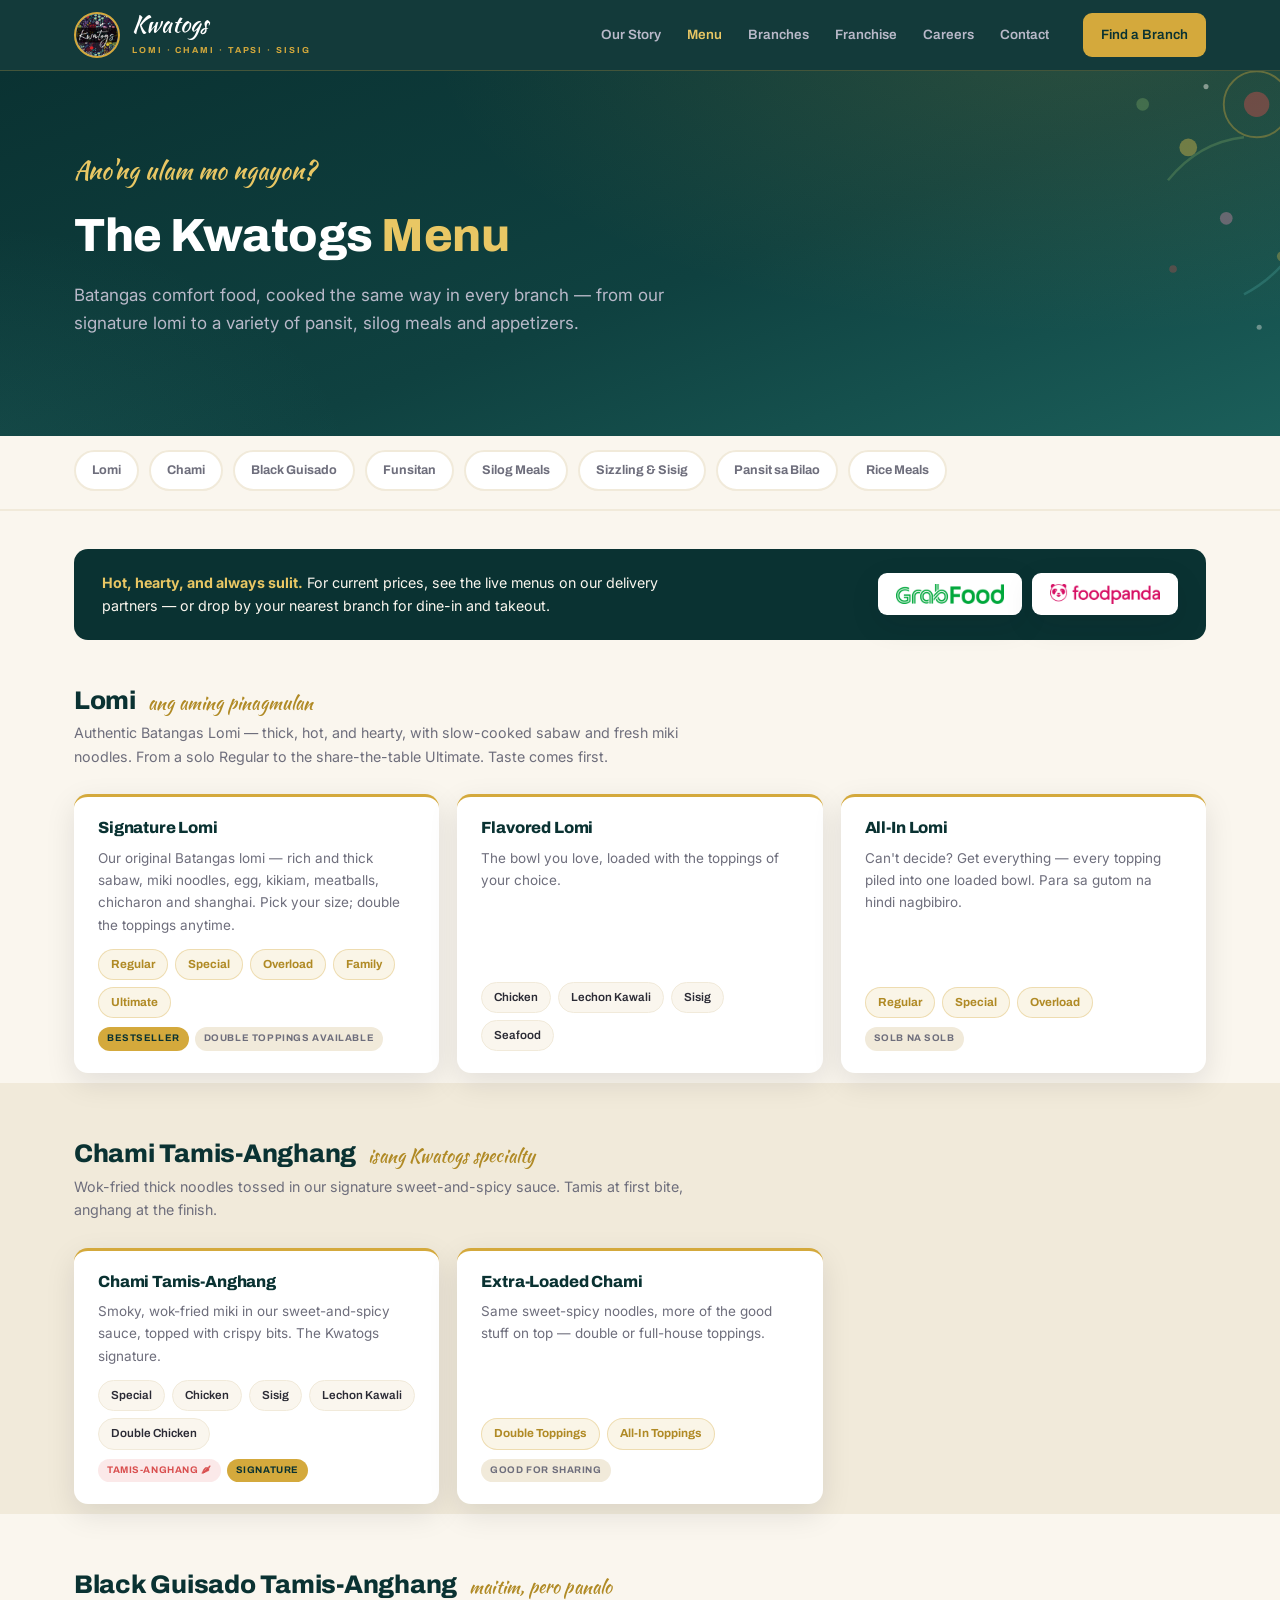
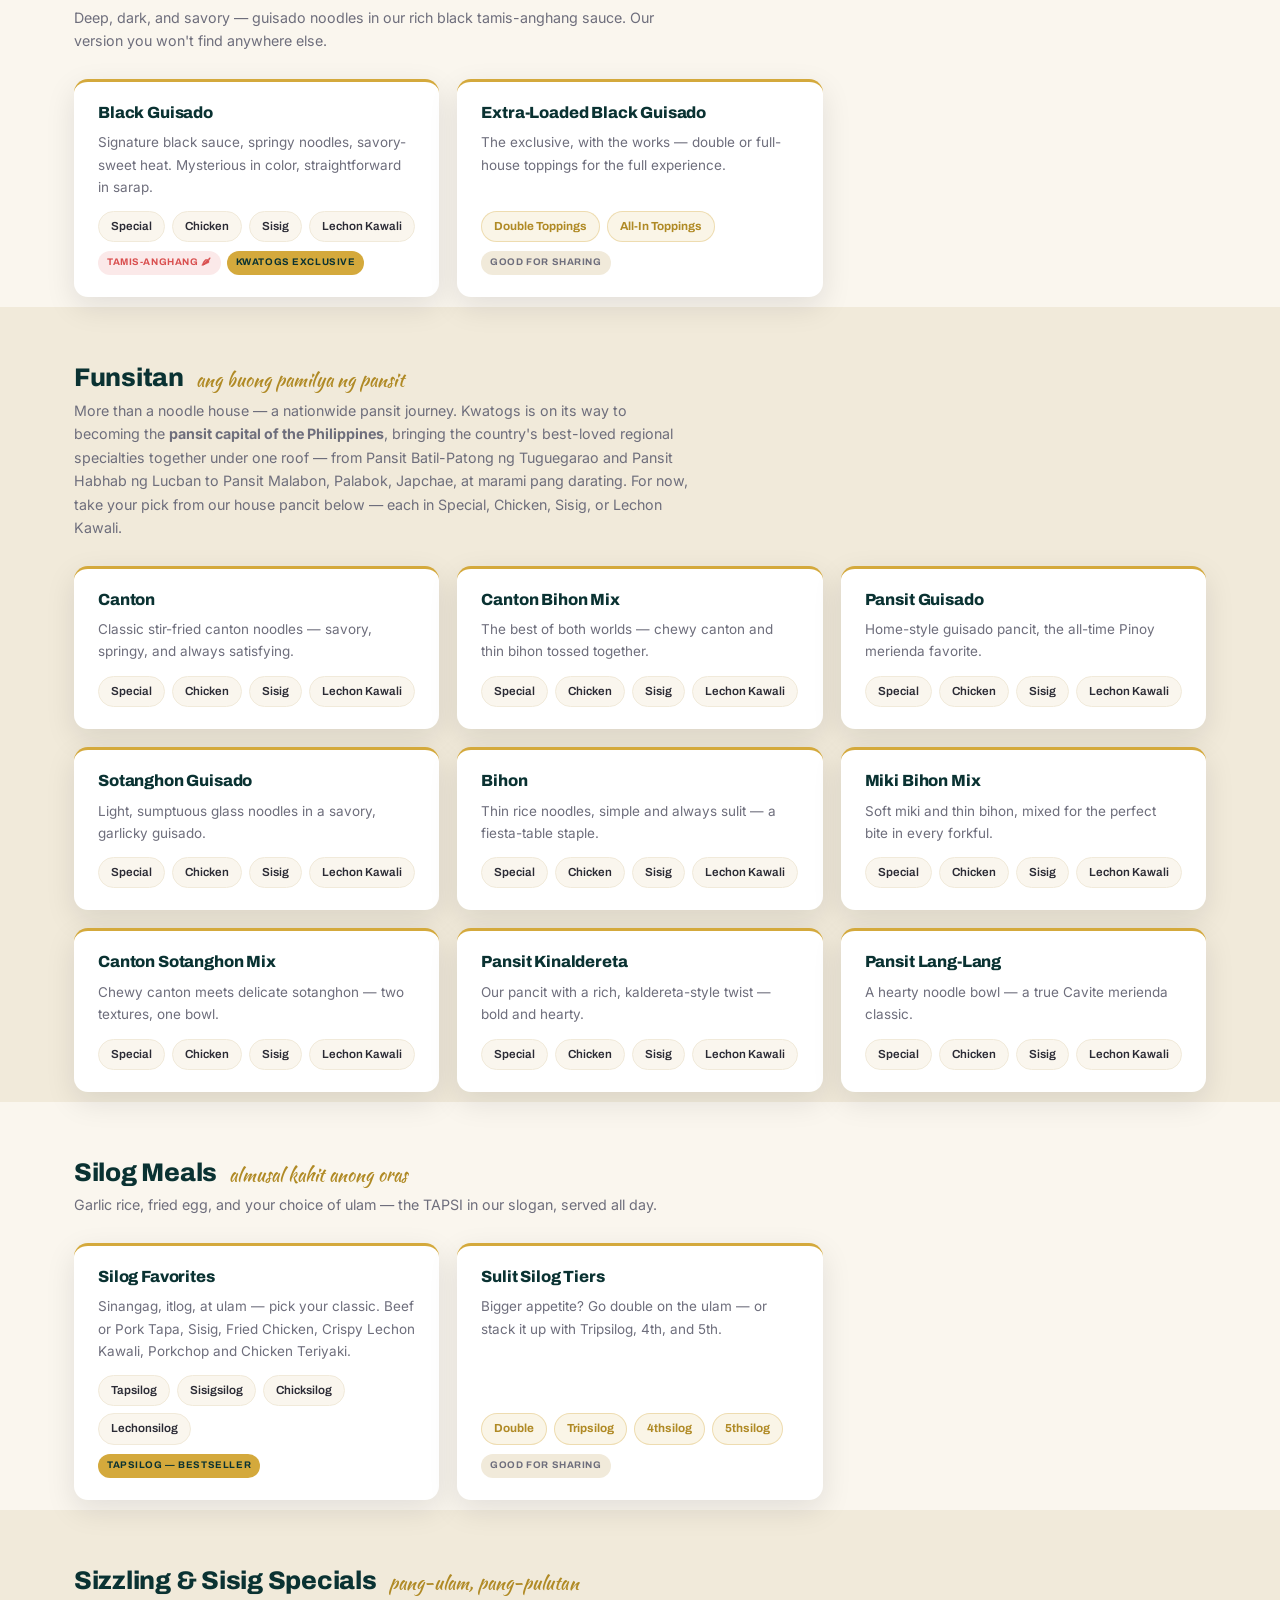
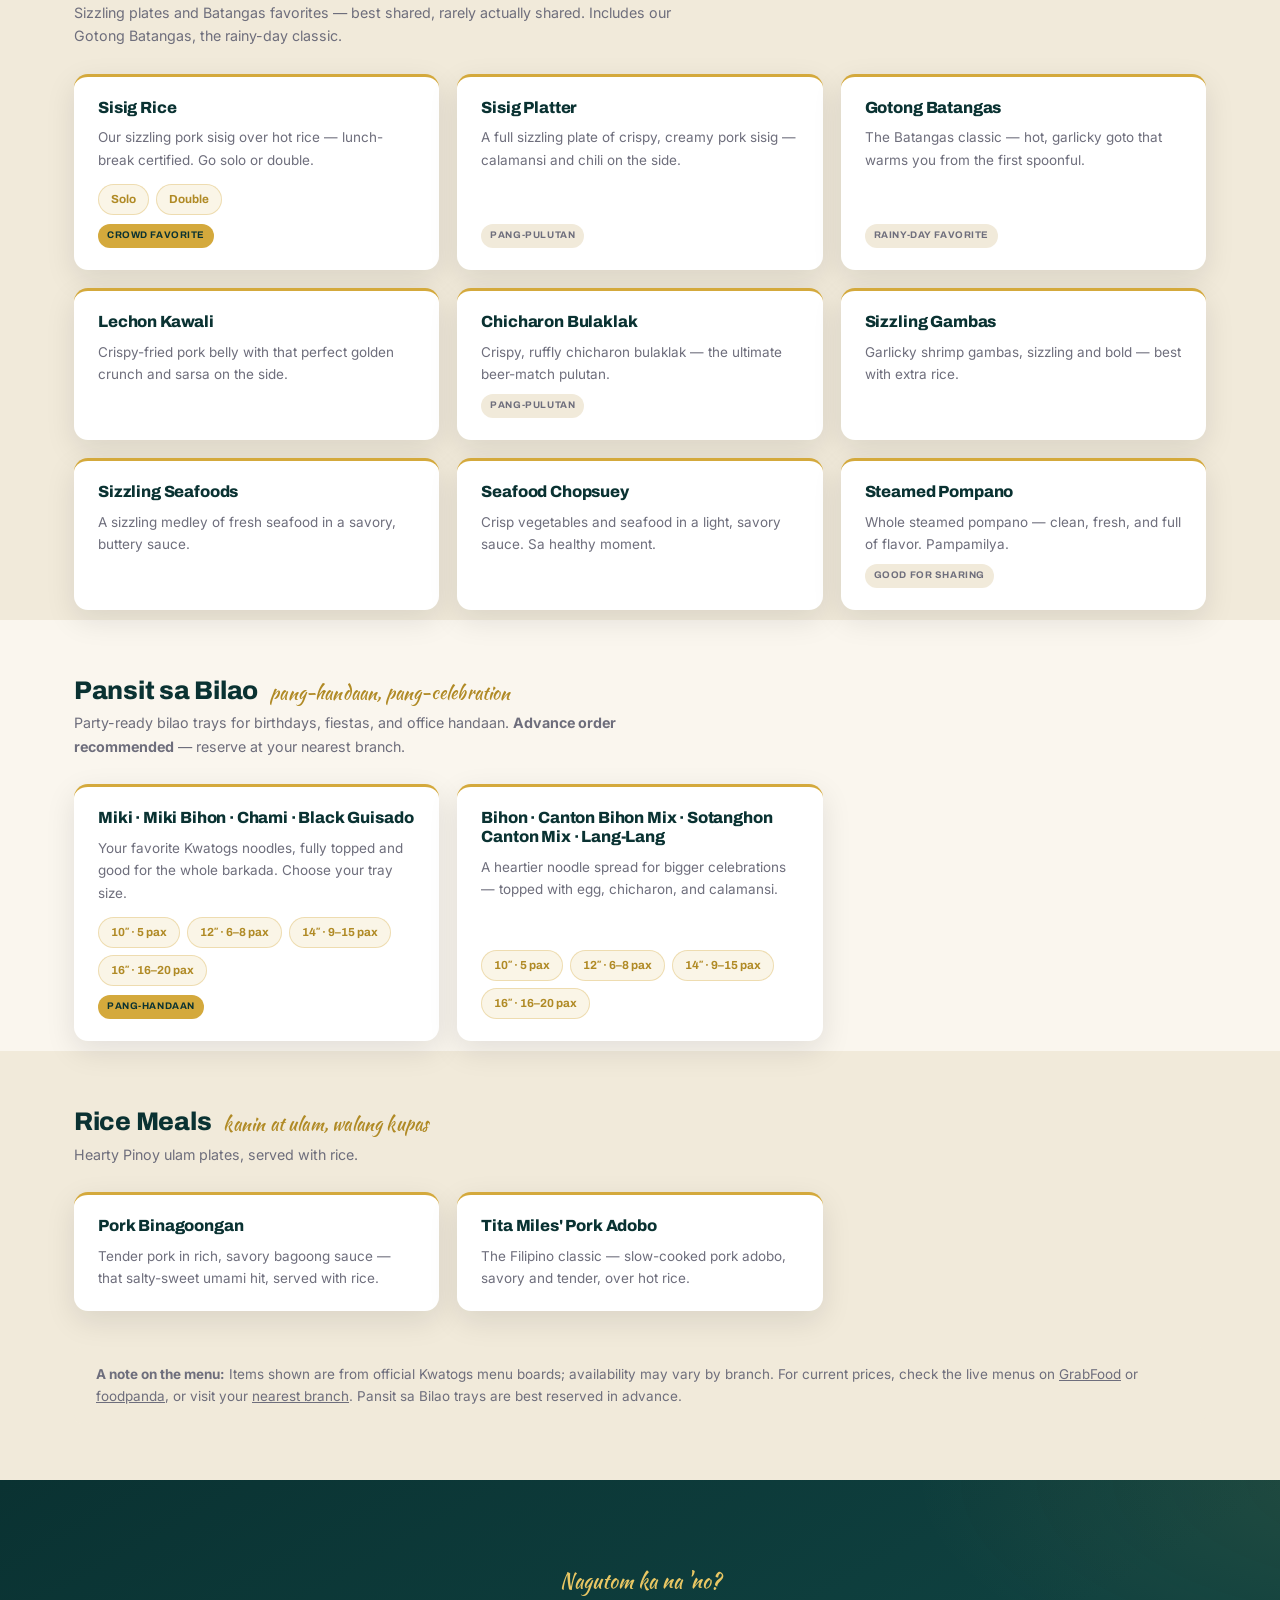
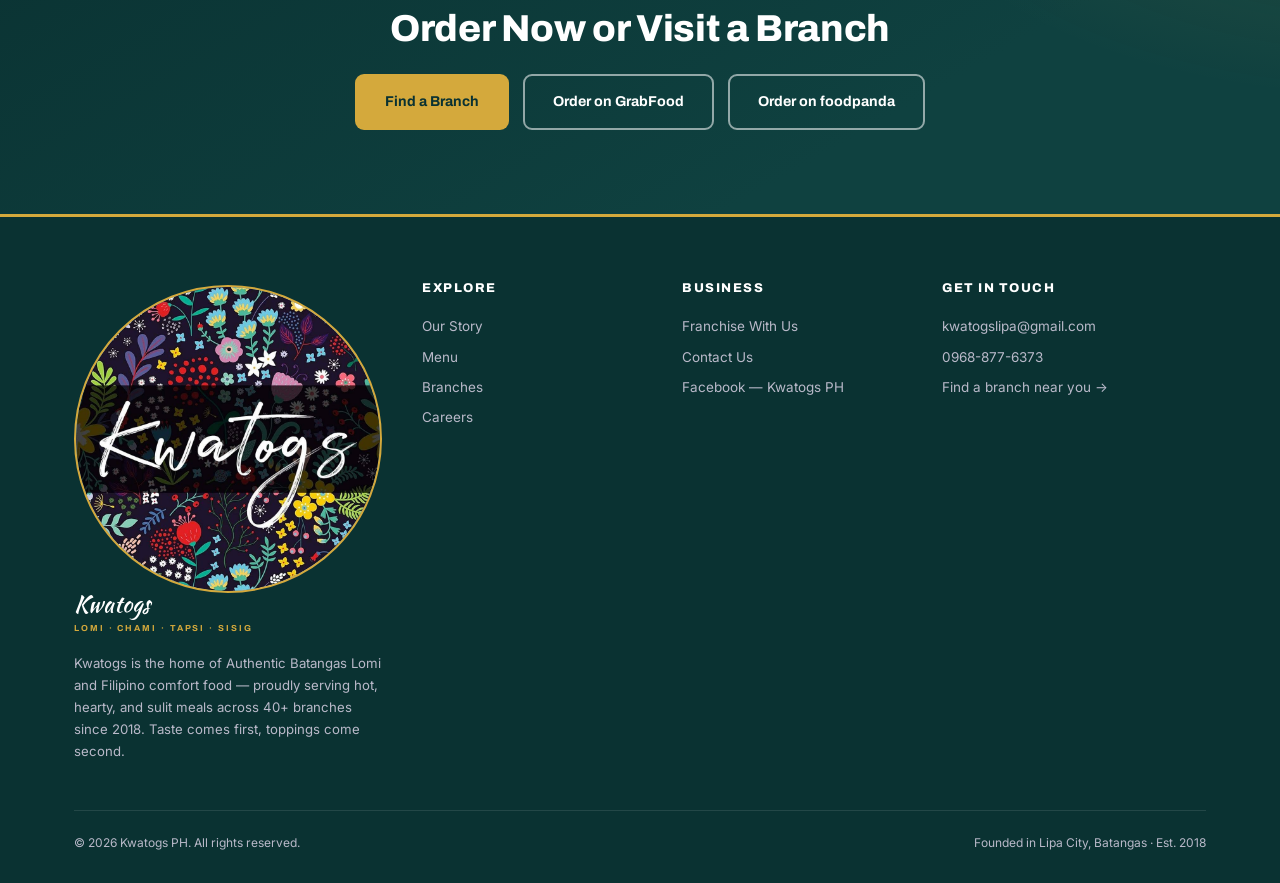
<file: menu.html>
<!DOCTYPE html>
<html lang="en">
<head>
  <meta charset="UTF-8" />
  <meta name="viewport" content="width=device-width, initial-scale=1.0" />
  <title>Menu — KWATOGS | Lomi, Chami, Funsitan, Silog &amp; Pansit sa Bilao</title>
  <meta name="description" content="The full Kwatogs menu: Authentic Batangas Lomi, Chami Tamis-Anghang, Black Guisado, the Funsitan pancit family, Silog meals, sizzling specials, Pansit sa Bilao party trays, and rice meals." />
  <!-- Open Graph / social share (Facebook, Messenger, LinkedIn) -->
  <meta property="og:type" content="website" />
  <meta property="og:site_name" content="Kwatogs" />
  <meta property="og:locale" content="en_PH" />
  <meta property="og:title" content="Menu — KWATOGS | Lomi, Chami, Funsitan, Silog &amp; Pansit sa Bilao" />
  <meta property="og:description" content="The full Kwatogs menu: Authentic Batangas Lomi, Chami Tamis-Anghang, Black Guisado, the Funsitan pancit family, Silog meals, sizzling specials, Pansit sa Bilao party trays, and rice meals." />
  <meta property="og:url" content="https://kwatogsph.com/menu.html" />
  <meta property="og:image" content="https://kwatogsph.com/assets/img/og-image.jpg?v=1" />
  <meta property="og:image:secure_url" content="https://kwatogsph.com/assets/img/og-image.jpg?v=1" />
  <meta property="og:image:type" content="image/jpeg" />
  <meta property="og:image:width" content="1200" />
  <meta property="og:image:height" content="630" />
  <meta property="og:image:alt" content="Kwatogs — Launch Your Own Lomi House. Now over 40 branches nationwide. Starts at ₱700K." />
  <!-- Twitter / X card -->
  <meta name="twitter:card" content="summary_large_image" />
  <meta name="twitter:title" content="Menu — KWATOGS | Lomi, Chami, Funsitan, Silog &amp; Pansit sa Bilao" />
  <meta name="twitter:description" content="The full Kwatogs menu: Authentic Batangas Lomi, Chami Tamis-Anghang, Black Guisado, the Funsitan pancit family, Silog meals, sizzling specials, Pansit sa Bilao party trays, and rice meals." />
  <meta name="twitter:image" content="https://kwatogsph.com/assets/img/og-image.jpg?v=1" />
  <link rel="preconnect" href="https://fonts.googleapis.com" />
  <link rel="preconnect" href="https://fonts.gstatic.com" crossorigin />
  <link href="https://fonts.googleapis.com/css2?family=Archivo:wght@600;700;800;900&family=Inter:wght@400;500;600&family=Kaushan+Script&display=swap" rel="stylesheet" />
  <link rel="icon" type="image/png" href="assets/img/favicon.png" />
  <link rel="stylesheet" href="assets/css/style.css?v=4" />
</head>
<body>

  <header class="site-header">
    <nav class="nav">
      <a class="brand" href="index.html">
        <span class="logo-badge"></span>
        <span>
          <span class="brand-name">Kwatogs</span>
          <span class="brand-tag">Lomi · Chami · Tapsi · Sisig</span>
        </span>
      </a>
      <button class="nav-toggle" aria-label="Open menu">☰</button>
      <div class="nav-links">
        <a href="our-story.html">Our Story</a>
        <a href="menu.html" class="active">Menu</a>
        <a href="branches.html">Branches</a>
        <a href="franchise.html">Franchise</a>
        <a href="careers.html">Careers</a>
        <a href="contact.html">Contact</a>
        <a class="btn btn-gold btn-sm nav-cta" href="branches.html">Find a Branch</a>
      </div>
    </nav>
  </header>

  <section class="hero page-hero">
    <span class="floral-corner floral-tr"></span>
    <div class="container">
      <div class="hero-inner">
        <span class="eyebrow">Ano'ng ulam mo ngayon?</span>
        <h1>The Kwatogs <em>Menu</em></h1>
        <p class="lede">
          Batangas comfort food, cooked the same way in every branch — from our signature lomi
          to a variety of pansit, silog meals and appetizers.
        </p>
      </div>
    </div>
  </section>

  <nav class="menu-tabs" aria-label="Menu categories">
    <div class="container wrap">
      <a href="#lomi">Lomi</a>
      <a href="#chami">Chami</a>
      <a href="#black-guisado">Black Guisado</a>
      <a href="#funsitan">Funsitan</a>
      <a href="#silog">Silog Meals</a>
      <a href="#sizzling">Sizzling &amp; Sisig</a>
      <a href="#bilao">Pansit sa Bilao</a>
      <a href="#rice">Rice Meals</a>
    </div>
  </nav>

  <!-- ORDER NOTE (stands in for prices) -->
  <div class="container" style="padding-top: 38px;">
    <div class="order-note">
      <p>
        <strong>Hot, hearty, and always sulit.</strong> For current prices, see the live menus on
        our delivery partners — or drop by your nearest branch for dine-in and takeout.
      </p>
      <div class="btns">
        <a class="delivery-btn" href="https://food.grab.com/ph/en/" target="_blank" rel="noopener" aria-label="Order on GrabFood">
          <img class="delivery-logo" src="assets/img/grabfood.png" alt="GrabFood" />
        </a>
        <a class="delivery-btn" href="https://www.foodpanda.ph/" target="_blank" rel="noopener" aria-label="Order on foodpanda">
          <img class="delivery-logo" src="assets/img/foodpanda.png" alt="foodpanda" />
        </a>
      </div>
    </div>
  </div>

  <!-- LOMI -->
  <section class="menu-section" id="lomi" style="padding-top: 46px;">
    <div class="container">
      <h2>Lomi <span class="script">ang aming pinagmulan</span></h2>
      <p class="cat-note">
        Authentic Batangas Lomi — thick, hot, and hearty, with slow-cooked sabaw and fresh miki
        noodles. From a solo Regular to the share-the-table Ultimate. Taste comes first.
      </p>
      <div class="dish-grid">
        <div class="dish">
          <h4>Signature Lomi</h4>
          <p class="desc">Our original Batangas lomi — rich and thick sabaw, miki noodles, egg, kikiam, meatballs, chicharon and shanghai. Pick your size; double the toppings anytime.</p>
          <div class="variants">
            <span class="variant size">Regular</span>
            <span class="variant size">Special</span>
            <span class="variant size">Overload</span>
            <span class="variant size">Family</span>
            <span class="variant size">Ultimate</span>
          </div>
          <div class="dish-tags"><span class="best">Bestseller</span><span>Double toppings available</span></div>
        </div>
        <div class="dish">
          <h4>Flavored Lomi</h4>
          <p class="desc">The bowl you love, loaded with the toppings of your choice.</p>
          <div class="variants">
            <span class="variant">Chicken</span>
            <span class="variant">Lechon Kawali</span>
            <span class="variant">Sisig</span>
            <span class="variant">Seafood</span>
          </div>
        </div>
        <div class="dish">
          <h4>All-In Lomi</h4>
          <p class="desc">Can't decide? Get everything — every topping piled into one loaded bowl. Para sa gutom na hindi nagbibiro.</p>
          <div class="variants">
            <span class="variant size">Regular</span>
            <span class="variant size">Special</span>
            <span class="variant size">Overload</span>
          </div>
          <div class="dish-tags"><span>Solb na solb</span></div>
        </div>
      </div>
    </div>
  </section>

  <!-- CHAMI -->
  <section class="menu-section" id="chami" style="background: var(--cream-2);">
    <div class="container">
      <h2>Chami Tamis-Anghang <span class="script">isang Kwatogs specialty</span></h2>
      <p class="cat-note">
        Wok-fried thick noodles tossed in our signature sweet-and-spicy sauce. Tamis at first
        bite, anghang at the finish.
      </p>
      <div class="dish-grid">
        <div class="dish">
          <h4>Chami Tamis-Anghang</h4>
          <p class="desc">Smoky, wok-fried miki in our sweet-and-spicy sauce, topped with crispy bits. The Kwatogs signature.</p>
          <div class="variants">
            <span class="variant">Special</span>
            <span class="variant">Chicken</span>
            <span class="variant">Sisig</span>
            <span class="variant">Lechon Kawali</span>
            <span class="variant">Double Chicken</span>
          </div>
          <div class="dish-tags"><span class="hot">Tamis-Anghang 🌶</span><span class="best">Signature</span></div>
        </div>
        <div class="dish">
          <h4>Extra-Loaded Chami</h4>
          <p class="desc">Same sweet-spicy noodles, more of the good stuff on top — double or full-house toppings.</p>
          <div class="variants">
            <span class="variant size">Double Toppings</span>
            <span class="variant size">All-In Toppings</span>
          </div>
          <div class="dish-tags"><span>Good for sharing</span></div>
        </div>
      </div>
    </div>
  </section>

  <!-- BLACK GUISADO -->
  <section class="menu-section" id="black-guisado">
    <div class="container">
      <h2>Black Guisado Tamis-Anghang <span class="script">maitim, pero panalo</span></h2>
      <p class="cat-note">
        Deep, dark, and savory — guisado noodles in our rich black tamis-anghang sauce. Our
        version you won't find anywhere else.
      </p>
      <div class="dish-grid">
        <div class="dish">
          <h4>Black Guisado</h4>
          <p class="desc">Signature black sauce, springy noodles, savory-sweet heat. Mysterious in color, straightforward in sarap.</p>
          <div class="variants">
            <span class="variant">Special</span>
            <span class="variant">Chicken</span>
            <span class="variant">Sisig</span>
            <span class="variant">Lechon Kawali</span>
          </div>
          <div class="dish-tags"><span class="hot">Tamis-Anghang 🌶</span><span class="best">Kwatogs Exclusive</span></div>
        </div>
        <div class="dish">
          <h4>Extra-Loaded Black Guisado</h4>
          <p class="desc">The exclusive, with the works — double or full-house toppings for the full experience.</p>
          <div class="variants">
            <span class="variant size">Double Toppings</span>
            <span class="variant size">All-In Toppings</span>
          </div>
          <div class="dish-tags"><span>Good for sharing</span></div>
        </div>
      </div>
    </div>
  </section>

  <!-- FUNSITAN -->
  <section class="menu-section" id="funsitan" style="background: var(--cream-2);">
    <div class="container">
      <h2>Funsitan <span class="script">ang buong pamilya ng pansit</span></h2>
      <p class="cat-note">
        More than a noodle house — a nationwide pansit journey. Kwatogs is on its way to becoming
        the <strong>pansit capital of the Philippines</strong>, bringing the country's best-loved
        regional specialties together under one roof — from Pansit Batil-Patong ng Tuguegarao and
        Pansit Habhab ng Lucban to Pansit Malabon, Palabok, Japchae, at marami pang darating. For
        now, take your pick from our house pancit below — each in Special, Chicken, Sisig, or
        Lechon Kawali.
      </p>
      <div class="dish-grid">
        <div class="dish">
          <h4>Canton</h4>
          <p class="desc">Classic stir-fried canton noodles — savory, springy, and always satisfying.</p>
          <div class="variants"><span class="variant">Special</span><span class="variant">Chicken</span><span class="variant">Sisig</span><span class="variant">Lechon Kawali</span></div>
        </div>
        <div class="dish">
          <h4>Canton Bihon Mix</h4>
          <p class="desc">The best of both worlds — chewy canton and thin bihon tossed together.</p>
          <div class="variants"><span class="variant">Special</span><span class="variant">Chicken</span><span class="variant">Sisig</span><span class="variant">Lechon Kawali</span></div>
        </div>
        <div class="dish">
          <h4>Pansit Guisado</h4>
          <p class="desc">Home-style guisado pancit, the all-time Pinoy merienda favorite.</p>
          <div class="variants"><span class="variant">Special</span><span class="variant">Chicken</span><span class="variant">Sisig</span><span class="variant">Lechon Kawali</span></div>
        </div>
        <div class="dish">
          <h4>Sotanghon Guisado</h4>
          <p class="desc">Light, sumptuous glass noodles in a savory, garlicky guisado.</p>
          <div class="variants"><span class="variant">Special</span><span class="variant">Chicken</span><span class="variant">Sisig</span><span class="variant">Lechon Kawali</span></div>
        </div>
        <div class="dish">
          <h4>Bihon</h4>
          <p class="desc">Thin rice noodles, simple and always sulit — a fiesta-table staple.</p>
          <div class="variants"><span class="variant">Special</span><span class="variant">Chicken</span><span class="variant">Sisig</span><span class="variant">Lechon Kawali</span></div>
        </div>
        <div class="dish">
          <h4>Miki Bihon Mix</h4>
          <p class="desc">Soft miki and thin bihon, mixed for the perfect bite in every forkful.</p>
          <div class="variants"><span class="variant">Special</span><span class="variant">Chicken</span><span class="variant">Sisig</span><span class="variant">Lechon Kawali</span></div>
        </div>
        <div class="dish">
          <h4>Canton Sotanghon Mix</h4>
          <p class="desc">Chewy canton meets delicate sotanghon — two textures, one bowl.</p>
          <div class="variants"><span class="variant">Special</span><span class="variant">Chicken</span><span class="variant">Sisig</span><span class="variant">Lechon Kawali</span></div>
        </div>
        <div class="dish">
          <h4>Pansit Kinaldereta</h4>
          <p class="desc">Our pancit with a rich, kaldereta-style twist — bold and hearty.</p>
          <div class="variants"><span class="variant">Special</span><span class="variant">Chicken</span><span class="variant">Sisig</span><span class="variant">Lechon Kawali</span></div>
        </div>
        <div class="dish">
          <h4>Pansit Lang-Lang</h4>
          <p class="desc">A hearty noodle bowl — a true Cavite merienda classic.</p>
          <div class="variants"><span class="variant">Special</span><span class="variant">Chicken</span><span class="variant">Sisig</span><span class="variant">Lechon Kawali</span></div>
        </div>
      </div>
    </div>
  </section>

  <!-- SILOG MEALS -->
  <section class="menu-section" id="silog">
    <div class="container">
      <h2>Silog Meals <span class="script">almusal kahit anong oras</span></h2>
      <p class="cat-note">
        Garlic rice, fried egg, and your choice of ulam — the TAPSI in our slogan, served all day.
      </p>
      <div class="dish-grid">
        <div class="dish">
          <h4>Silog Favorites</h4>
          <p class="desc">Sinangag, itlog, at ulam — pick your classic. Beef or Pork Tapa, Sisig, Fried Chicken, Crispy Lechon Kawali, Porkchop and Chicken Teriyaki.</p>
          <div class="variants">
            <span class="variant">Tapsilog</span>
            <span class="variant">Sisigsilog</span>
            <span class="variant">Chicksilog</span>
            <span class="variant">Lechonsilog</span>
          </div>
          <div class="dish-tags"><span class="best">Tapsilog — Bestseller</span></div>
        </div>
        <div class="dish">
          <h4>Sulit Silog Tiers</h4>
          <p class="desc">Bigger appetite? Go double on the ulam — or stack it up with Tripsilog, 4th, and 5th.</p>
          <div class="variants">
            <span class="variant size">Double</span>
            <span class="variant size">Tripsilog</span>
            <span class="variant size">4thsilog</span>
            <span class="variant size">5thsilog</span>
          </div>
          <div class="dish-tags"><span>Good for sharing</span></div>
        </div>
      </div>
    </div>
  </section>

  <!-- SIZZLING & SISIG -->
  <section class="menu-section" id="sizzling" style="background: var(--cream-2);">
    <div class="container">
      <h2>Sizzling &amp; Sisig Specials <span class="script">pang-ulam, pang-pulutan</span></h2>
      <p class="cat-note">
        Sizzling plates and Batangas favorites — best shared, rarely actually shared. Includes
        our Gotong Batangas, the rainy-day classic.
      </p>
      <div class="dish-grid">
        <div class="dish">
          <h4>Sisig Rice</h4>
          <p class="desc">Our sizzling pork sisig over hot rice — lunch-break certified. Go solo or double.</p>
          <div class="variants"><span class="variant size">Solo</span><span class="variant size">Double</span></div>
          <div class="dish-tags"><span class="best">Crowd Favorite</span></div>
        </div>
        <div class="dish">
          <h4>Sisig Platter</h4>
          <p class="desc">A full sizzling plate of crispy, creamy pork sisig — calamansi and chili on the side.</p>
          <div class="dish-tags"><span>Pang-pulutan</span></div>
        </div>
        <div class="dish">
          <h4>Gotong Batangas</h4>
          <p class="desc">The Batangas classic — hot, garlicky goto that warms you from the first spoonful.</p>
          <div class="dish-tags"><span>Rainy-day favorite</span></div>
        </div>
        <div class="dish">
          <h4>Lechon Kawali</h4>
          <p class="desc">Crispy-fried pork belly with that perfect golden crunch and sarsa on the side.</p>
        </div>
        <div class="dish">
          <h4>Chicharon Bulaklak</h4>
          <p class="desc">Crispy, ruffly chicharon bulaklak — the ultimate beer-match pulutan.</p>
          <div class="dish-tags"><span>Pang-pulutan</span></div>
        </div>
        <div class="dish">
          <h4>Sizzling Gambas</h4>
          <p class="desc">Garlicky shrimp gambas, sizzling and bold — best with extra rice.</p>
        </div>
        <div class="dish">
          <h4>Sizzling Seafoods</h4>
          <p class="desc">A sizzling medley of fresh seafood in a savory, buttery sauce.</p>
        </div>
        <div class="dish">
          <h4>Seafood Chopsuey</h4>
          <p class="desc">Crisp vegetables and seafood in a light, savory sauce. Sa healthy moment.</p>
        </div>
        <div class="dish">
          <h4>Steamed Pompano</h4>
          <p class="desc">Whole steamed pompano — clean, fresh, and full of flavor. Pampamilya.</p>
          <div class="dish-tags"><span>Good for sharing</span></div>
        </div>
      </div>
    </div>
  </section>

  <!-- PANSIT SA BILAO -->
  <section class="menu-section" id="bilao">
    <div class="container">
      <h2>Pansit sa Bilao <span class="script">pang-handaan, pang-celebration</span></h2>
      <p class="cat-note">
        Party-ready bilao trays for birthdays, fiestas, and office handaan.
        <strong>Advance order recommended</strong> — reserve at your nearest branch.
      </p>
      <div class="dish-grid">
        <div class="dish">
          <h4>Miki · Miki Bihon · Chami · Black Guisado</h4>
          <p class="desc">Your favorite Kwatogs noodles, fully topped and good for the whole barkada. Choose your tray size.</p>
          <div class="variants">
            <span class="variant size">10″ · 5 pax</span>
            <span class="variant size">12″ · 6–8 pax</span>
            <span class="variant size">14″ · 9–15 pax</span>
            <span class="variant size">16″ · 16–20 pax</span>
          </div>
          <div class="dish-tags"><span class="best">Pang-Handaan</span></div>
        </div>
        <div class="dish">
          <h4>Bihon · Canton Bihon Mix · Sotanghon Canton Mix · Lang-Lang</h4>
          <p class="desc">A heartier noodle spread for bigger celebrations — topped with egg, chicharon, and calamansi.</p>
          <div class="variants">
            <span class="variant size">10″ · 5 pax</span>
            <span class="variant size">12″ · 6–8 pax</span>
            <span class="variant size">14″ · 9–15 pax</span>
            <span class="variant size">16″ · 16–20 pax</span>
          </div>
        </div>
      </div>
    </div>
  </section>

  <!-- RICE MEALS -->
  <section class="menu-section" id="rice" style="background: var(--cream-2); padding-bottom: 56px;">
    <div class="container">
      <h2>Rice Meals <span class="script">kanin at ulam, walang kupas</span></h2>
      <p class="cat-note">Hearty Pinoy ulam plates, served with rice.</p>
      <div class="dish-grid">
        <div class="dish">
          <h4>Pork Binagoongan</h4>
          <p class="desc">Tender pork in rich, savory bagoong sauce — that salty-sweet umami hit, served with rice.</p>
        </div>
        <div class="dish">
          <h4>Tita Miles' Pork Adobo</h4>
          <p class="desc">The Filipino classic — slow-cooked pork adobo, savory and tender, over hot rice.</p>
        </div>
      </div>

      <div class="price-note" style="margin-top: 36px;">
        <strong>A note on the menu:</strong> Items shown are from official Kwatogs menu boards;
        availability may vary by branch. For current prices, check the live menus on
        <a href="https://food.grab.com/ph/en/" target="_blank" rel="noopener" style="text-decoration: underline;">GrabFood</a>
        or <a href="https://www.foodpanda.ph/" target="_blank" rel="noopener" style="text-decoration: underline;">foodpanda</a>,
        or visit your <a href="branches.html" style="text-decoration: underline;">nearest branch</a>.
        Pansit sa Bilao trays are best reserved in advance.
      </div>
    </div>
  </section>

  <!-- CTA -->
  <section class="on-dark center">
    <div class="container">
      <span class="eyebrow">Nagutom ka na 'no?</span>
      <h2 class="section-title">Order Now or Visit a Branch</h2>
      <div class="hero-ctas" style="justify-content: center; margin-top: 24px;">
        <a class="btn btn-gold" href="branches.html">Find a Branch</a>
        <a class="btn btn-outline-light" href="https://food.grab.com/ph/en/" target="_blank" rel="noopener">Order on GrabFood</a>
        <a class="btn btn-outline-light" href="https://www.foodpanda.ph/" target="_blank" rel="noopener">Order on foodpanda</a>
      </div>
    </div>
  </section>

  <footer class="site-footer">
    <div class="container">
      <div class="footer-grid">
        <div class="footer-brand">
          <a class="brand" href="index.html">
            <span class="logo-badge"></span>
            <span>
              <span class="brand-name">Kwatogs</span>
              <span class="brand-tag">Lomi · Chami · Tapsi · Sisig</span>
            </span>
          </a>
          <p>
            Kwatogs is the home of Authentic Batangas Lomi and Filipino comfort food — proudly
            serving hot, hearty, and sulit meals across 40+ branches since 2018. Taste comes
            first, toppings come second.
          </p>
        </div>
        <div>
          <h4>Explore</h4>
          <a href="our-story.html">Our Story</a>
          <a href="menu.html">Menu</a>
          <a href="branches.html">Branches</a>
          <a href="careers.html">Careers</a>
        </div>
        <div>
          <h4>Business</h4>
          <a href="franchise.html">Franchise With Us</a>
          <a href="contact.html">Contact Us</a>
          <a href="https://www.facebook.com/KwatogsLipa" target="_blank" rel="noopener">Facebook — Kwatogs PH</a>
        </div>
        <div>
          <h4>Get in Touch</h4>
          <a href="mailto:kwatogslipa@gmail.com">kwatogslipa@gmail.com</a>
          <a href="tel:09688776373">0968-877-6373</a>
          <a href="branches.html">Find a branch near you →</a>
        </div>
      </div>
      <div class="footer-bottom">
        <span>© <span class="year"></span> Kwatogs PH. All rights reserved.</span>
        <span>Founded in Lipa City, Batangas · Est. 2018</span>
      </div>
    </div>
  </footer>

  <script src="assets/js/main.js?v=3"></script>
</body>
</html>
</file>
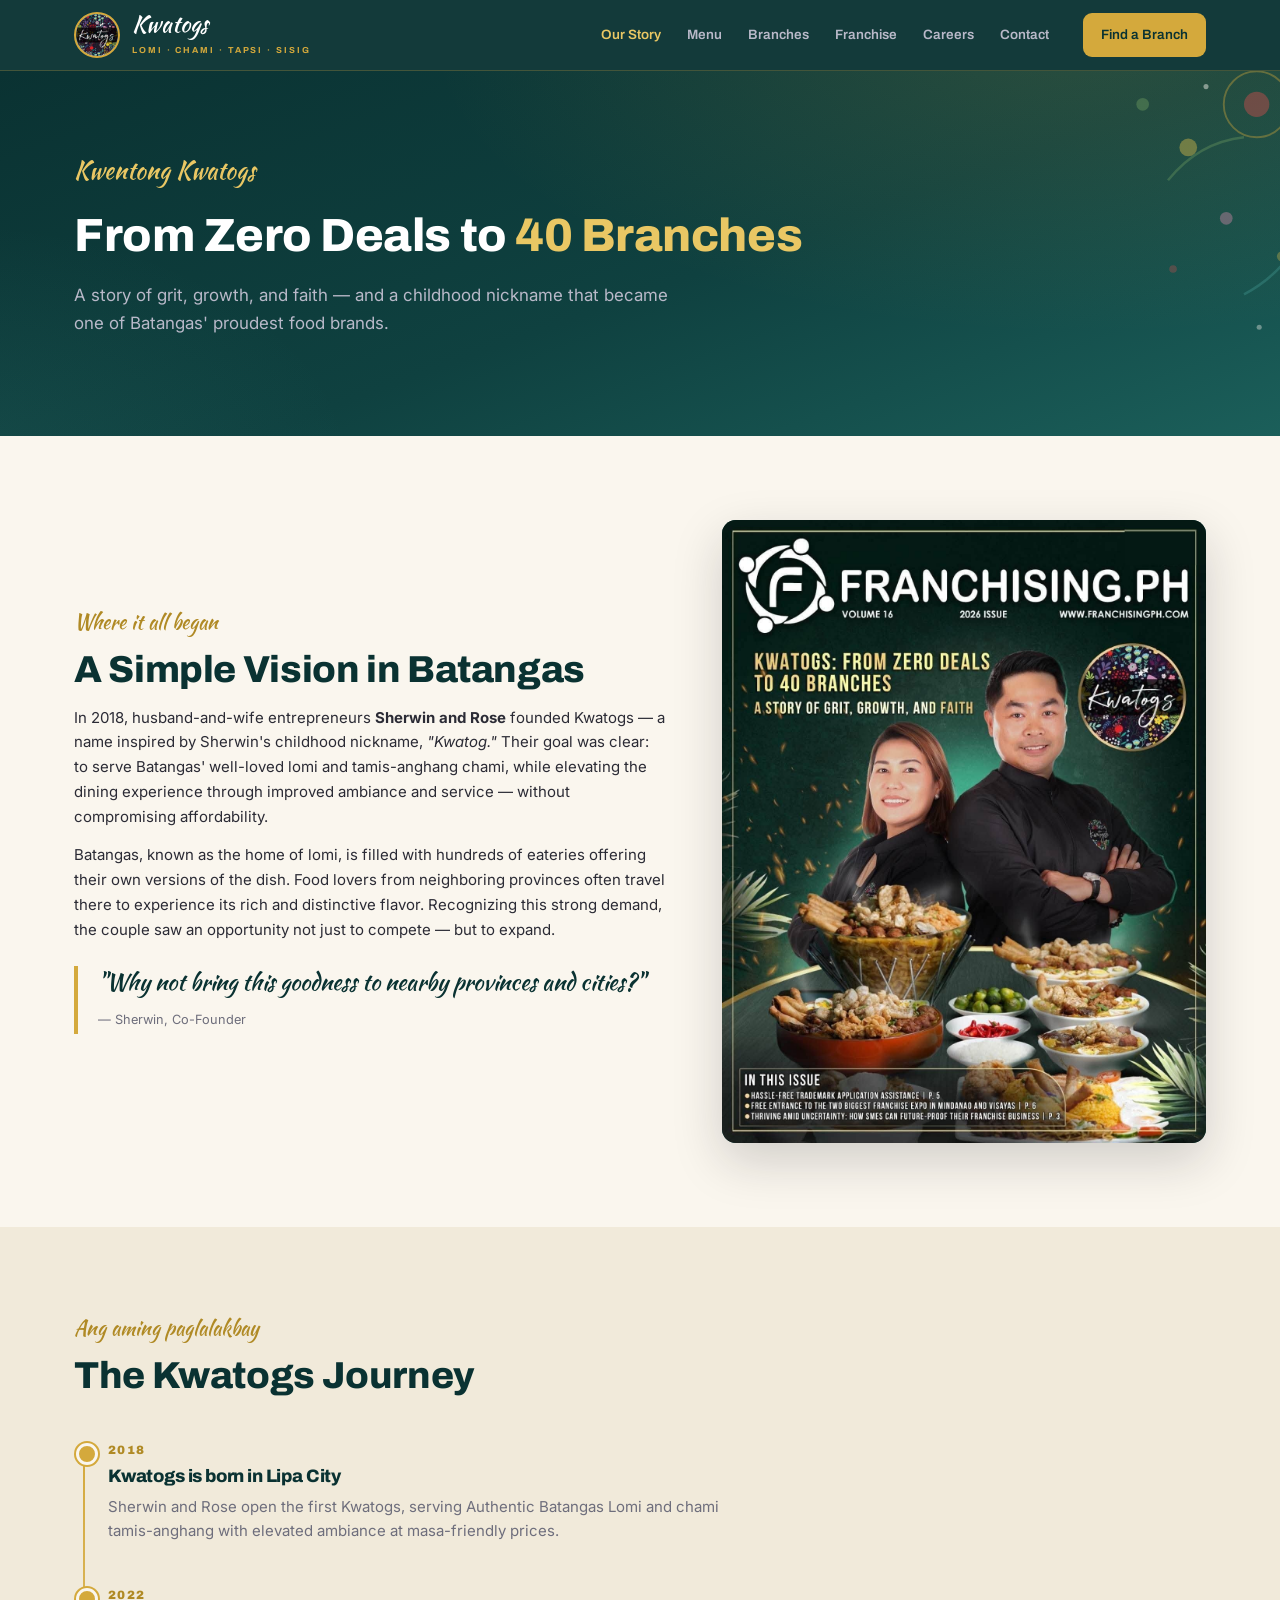
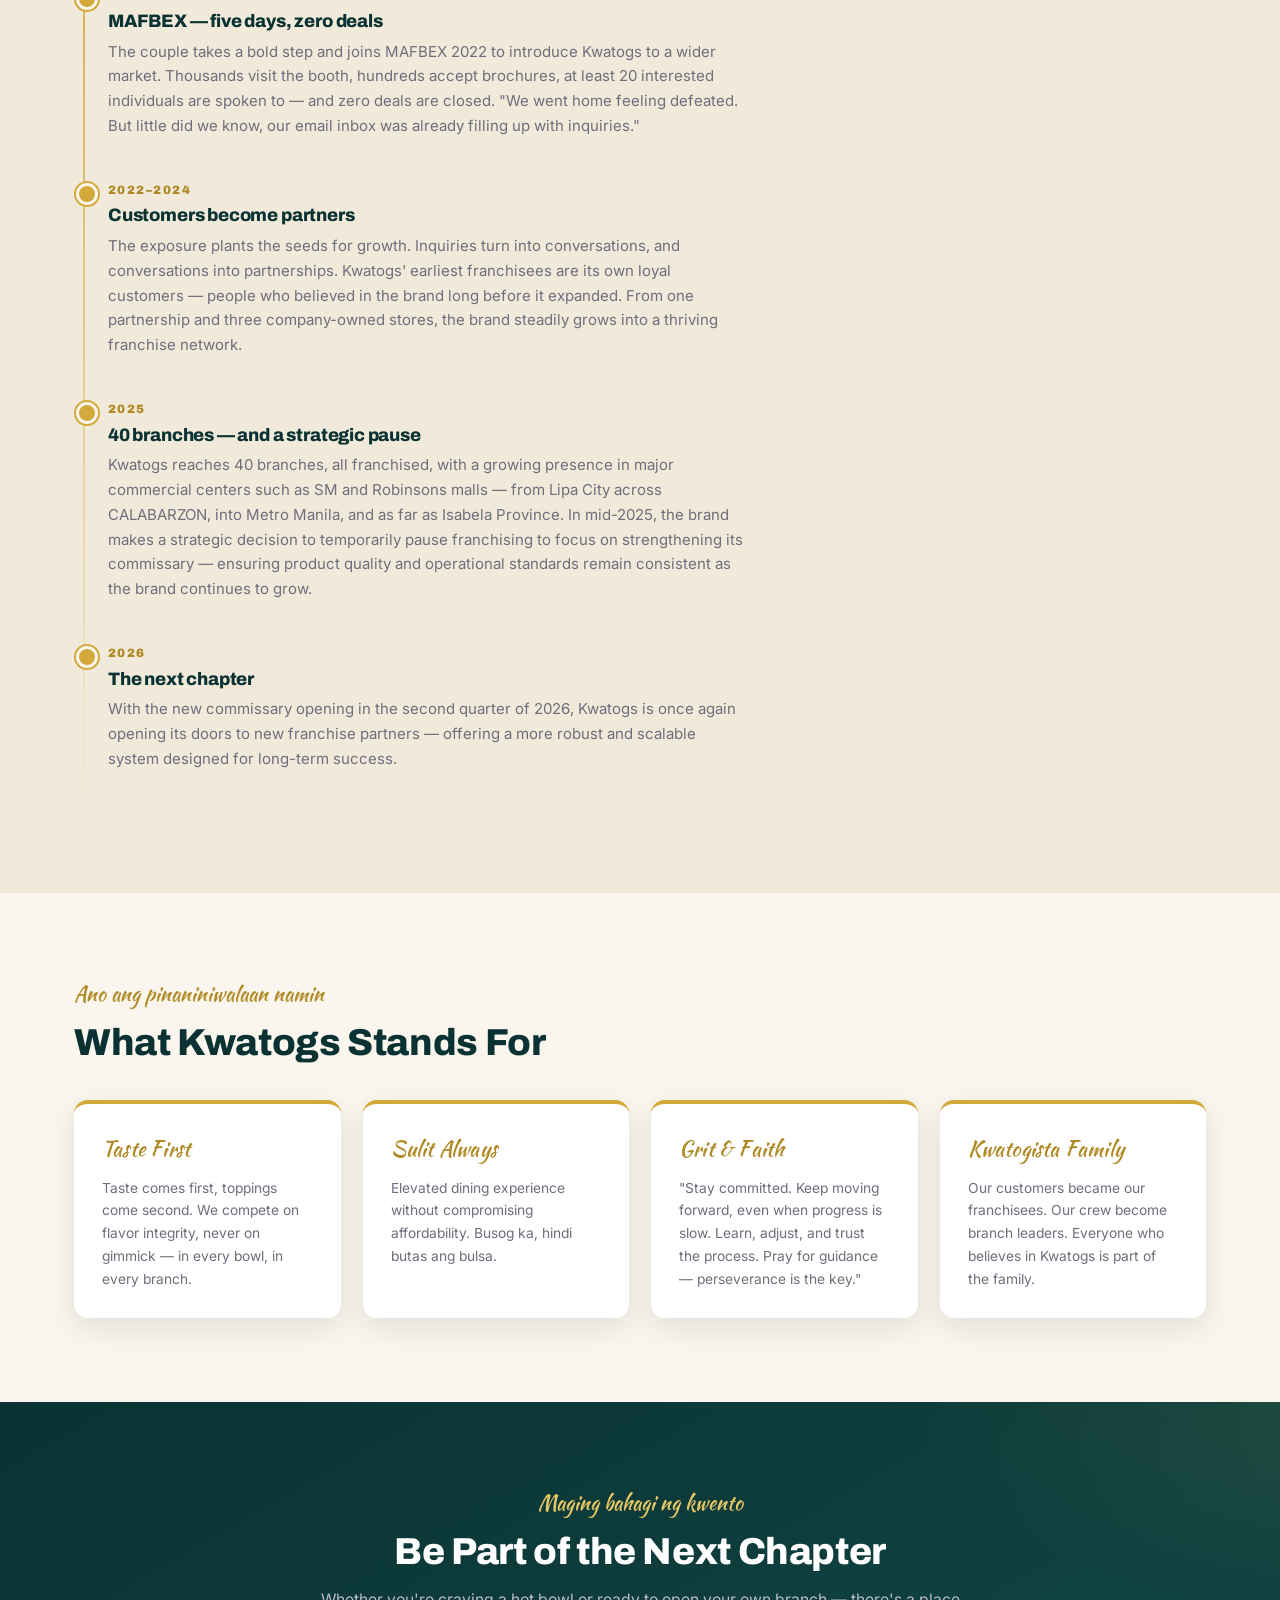
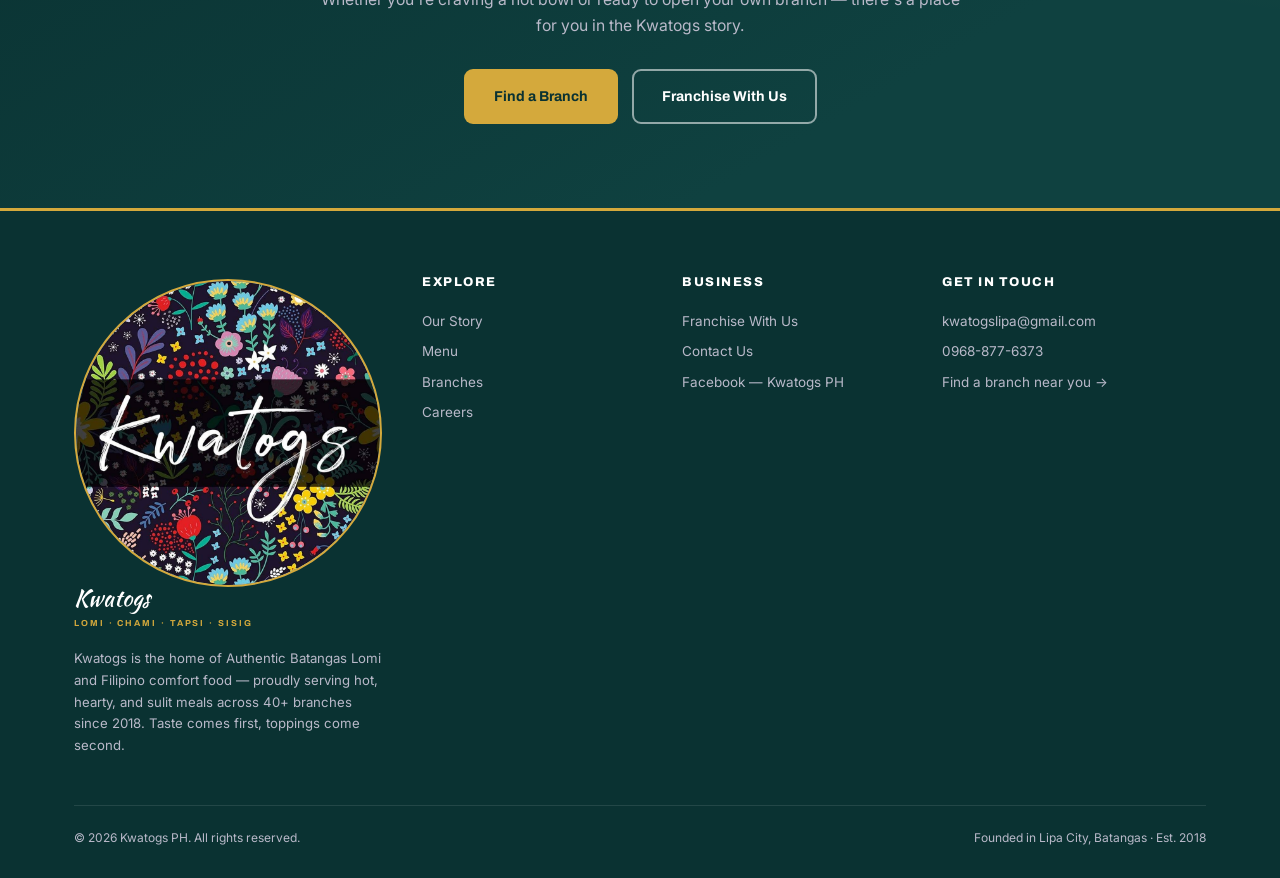
<file: our-story.html>
<!DOCTYPE html>
<html lang="en">
<head>
  <meta charset="UTF-8" />
  <meta name="viewport" content="width=device-width, initial-scale=1.0" />
  <title>Our Story — KWATOGS | From Zero Deals to 40 Branches</title>
  <meta name="description" content="The Kwatogs story: founded in 2018 in Lipa City by Sherwin and Rose, from zero deals at MAFBEX 2022 to a 40-branch Filipino comfort food franchise — a story of grit, growth, and faith." />
  <!-- Open Graph / social share (Facebook, Messenger, LinkedIn) -->
  <meta property="og:type" content="website" />
  <meta property="og:site_name" content="Kwatogs" />
  <meta property="og:locale" content="en_PH" />
  <meta property="og:title" content="Our Story — KWATOGS | From Zero Deals to 40 Branches" />
  <meta property="og:description" content="The Kwatogs story: founded in 2018 in Lipa City by Sherwin and Rose, from zero deals at MAFBEX 2022 to a 40-branch Filipino comfort food franchise — a story of grit, growth, and faith." />
  <meta property="og:url" content="https://kwatogsph.com/our-story.html" />
  <meta property="og:image" content="https://kwatogsph.com/assets/img/og-image.jpg?v=1" />
  <meta property="og:image:secure_url" content="https://kwatogsph.com/assets/img/og-image.jpg?v=1" />
  <meta property="og:image:type" content="image/jpeg" />
  <meta property="og:image:width" content="1200" />
  <meta property="og:image:height" content="630" />
  <meta property="og:image:alt" content="Kwatogs — Launch Your Own Lomi House. Now over 40 branches nationwide. Starts at ₱700K." />
  <!-- Twitter / X card -->
  <meta name="twitter:card" content="summary_large_image" />
  <meta name="twitter:title" content="Our Story — KWATOGS | From Zero Deals to 40 Branches" />
  <meta name="twitter:description" content="The Kwatogs story: founded in 2018 in Lipa City by Sherwin and Rose, from zero deals at MAFBEX 2022 to a 40-branch Filipino comfort food franchise — a story of grit, growth, and faith." />
  <meta name="twitter:image" content="https://kwatogsph.com/assets/img/og-image.jpg?v=1" />
  <link rel="preconnect" href="https://fonts.googleapis.com" />
  <link rel="preconnect" href="https://fonts.gstatic.com" crossorigin />
  <link href="https://fonts.googleapis.com/css2?family=Archivo:wght@600;700;800;900&family=Inter:wght@400;500;600&family=Kaushan+Script&display=swap" rel="stylesheet" />
  <link rel="icon" type="image/png" href="assets/img/favicon.png" />
  <link rel="stylesheet" href="assets/css/style.css?v=4" />
</head>
<body>

  <header class="site-header">
    <nav class="nav">
      <a class="brand" href="index.html">
        <span class="logo-badge"></span>
        <span>
          <span class="brand-name">Kwatogs</span>
          <span class="brand-tag">Lomi · Chami · Tapsi · Sisig</span>
        </span>
      </a>
      <button class="nav-toggle" aria-label="Open menu">☰</button>
      <div class="nav-links">
        <a href="our-story.html" class="active">Our Story</a>
        <a href="menu.html">Menu</a>
        <a href="branches.html">Branches</a>
        <a href="franchise.html">Franchise</a>
        <a href="careers.html">Careers</a>
        <a href="contact.html">Contact</a>
        <a class="btn btn-gold btn-sm nav-cta" href="branches.html">Find a Branch</a>
      </div>
    </nav>
  </header>

  <section class="hero page-hero">
    <span class="floral-corner floral-tr"></span>
    <div class="container">
      <div class="hero-inner">
        <span class="eyebrow">Kwentong Kwatogs</span>
        <h1>From Zero Deals to <em>40 Branches</em></h1>
        <p class="lede">A story of grit, growth, and faith — and a childhood nickname that became one of Batangas' proudest food brands.</p>
      </div>
    </div>
  </section>

  <!-- THE BEGINNING -->
  <section>
    <div class="container story-grid">
      <div>
        <span class="eyebrow">Where it all began</span>
        <h2 class="section-title">A Simple Vision in Batangas</h2>
        <p>
          In 2018, husband-and-wife entrepreneurs <strong>Sherwin and Rose</strong> founded
          Kwatogs — a name inspired by Sherwin's childhood nickname, <em>"Kwatog."</em>
          Their goal was clear: to serve Batangas' well-loved lomi and tamis-anghang chami,
          while elevating the dining experience through improved ambiance and service —
          without compromising affordability.
        </p>
        <p style="margin-top: 14px;">
          Batangas, known as the home of lomi, is filled with hundreds of eateries offering
          their own versions of the dish. Food lovers from neighboring provinces often travel
          there to experience its rich and distinctive flavor. Recognizing this strong demand,
          the couple saw an opportunity not just to compete — but to expand.
        </p>
        <blockquote>"Why not bring this goodness to nearby provinces and cities?"<br /><span style="font-family: 'Inter', sans-serif; font-size: 0.85rem; color: var(--muted);">— Sherwin, Co-Founder</span></blockquote>
      </div>
      <div class="story-photo photo-frame">
        <img class="photo" src="assets/img/owners1.jpg" alt="Founders Sherwin and Rose on the cover of Franchising.PH 2026 — Kwatogs: From Zero Deals to 40 Branches" />
      </div>
    </div>
  </section>

  <!-- TIMELINE -->
  <section class="story-strip">
    <div class="container">
      <span class="eyebrow">Ang aming paglalakbay</span>
      <h2 class="section-title">The Kwatogs Journey</h2>
      <div class="timeline">
        <div class="tl-item">
          <span class="year">2018</span>
          <h3>Kwatogs is born in Lipa City</h3>
          <p>Sherwin and Rose open the first Kwatogs, serving Authentic Batangas Lomi and chami tamis-anghang with elevated ambiance at masa-friendly prices.</p>
        </div>
        <div class="tl-item">
          <span class="year">2022</span>
          <h3>MAFBEX — five days, zero deals</h3>
          <p>The couple takes a bold step and joins MAFBEX 2022 to introduce Kwatogs to a wider market. Thousands visit the booth, hundreds accept brochures, at least 20 interested individuals are spoken to — and zero deals are closed. "We went home feeling defeated. But little did we know, our email inbox was already filling up with inquiries."</p>
        </div>
        <div class="tl-item">
          <span class="year">2022–2024</span>
          <h3>Customers become partners</h3>
          <p>The exposure plants the seeds for growth. Inquiries turn into conversations, and conversations into partnerships. Kwatogs' earliest franchisees are its own loyal customers — people who believed in the brand long before it expanded. From one partnership and three company-owned stores, the brand steadily grows into a thriving franchise network.</p>
        </div>
        <div class="tl-item">
          <span class="year">2025</span>
          <h3>40 branches — and a strategic pause</h3>
          <p>Kwatogs reaches 40 branches, all franchised, with a growing presence in major commercial centers such as SM and Robinsons malls — from Lipa City across CALABARZON, into Metro Manila, and as far as Isabela Province. In mid-2025, the brand makes a strategic decision to temporarily pause franchising to focus on strengthening its commissary — ensuring product quality and operational standards remain consistent as the brand continues to grow.</p>
        </div>
        <div class="tl-item">
          <span class="year">2026</span>
          <h3>The next chapter</h3>
          <p>With the new commissary opening in the second quarter of 2026, Kwatogs is once again opening its doors to new franchise partners — offering a more robust and scalable system designed for long-term success.</p>
        </div>
      </div>
    </div>
  </section>

  <!-- VALUES -->
  <section>
    <div class="container">
      <span class="eyebrow">Ano ang pinaniniwalaan namin</span>
      <h2 class="section-title">What Kwatogs Stands For</h2>
      <div class="grid-4" style="margin-top: 36px;">
        <div class="value-card">
          <span class="script">Taste First</span>
          <p>Taste comes first, toppings come second. We compete on flavor integrity, never on gimmick — in every bowl, in every branch.</p>
        </div>
        <div class="value-card">
          <span class="script">Sulit Always</span>
          <p>Elevated dining experience without compromising affordability. Busog ka, hindi butas ang bulsa.</p>
        </div>
        <div class="value-card">
          <span class="script">Grit &amp; Faith</span>
          <p>"Stay committed. Keep moving forward, even when progress is slow. Learn, adjust, and trust the process. Pray for guidance — perseverance is the key."</p>
        </div>
        <div class="value-card">
          <span class="script">Kwatogista Family</span>
          <p>Our customers became our franchisees. Our crew become branch leaders. Everyone who believes in Kwatogs is part of the family.</p>
        </div>
      </div>
    </div>
  </section>

  <!-- CTA -->
  <section class="on-dark center">
    <div class="container">
      <span class="eyebrow">Maging bahagi ng kwento</span>
      <h2 class="section-title">Be Part of the Next Chapter</h2>
      <p class="section-sub" style="margin: 0 auto 30px;">
        Whether you're craving a hot bowl or ready to open your own branch — there's a place
        for you in the Kwatogs story.
      </p>
      <div class="hero-ctas" style="justify-content: center;">
        <a class="btn btn-gold" href="branches.html">Find a Branch</a>
        <a class="btn btn-outline-light" href="franchise.html">Franchise With Us</a>
      </div>
    </div>
  </section>

  <footer class="site-footer">
    <div class="container">
      <div class="footer-grid">
        <div class="footer-brand">
          <a class="brand" href="index.html">
            <span class="logo-badge"></span>
            <span>
              <span class="brand-name">Kwatogs</span>
              <span class="brand-tag">Lomi · Chami · Tapsi · Sisig</span>
            </span>
          </a>
          <p>
            Kwatogs is the home of Authentic Batangas Lomi and Filipino comfort food — proudly
            serving hot, hearty, and sulit meals across 40+ branches since 2018. Taste comes
            first, toppings come second.
          </p>
        </div>
        <div>
          <h4>Explore</h4>
          <a href="our-story.html">Our Story</a>
          <a href="menu.html">Menu</a>
          <a href="branches.html">Branches</a>
          <a href="careers.html">Careers</a>
        </div>
        <div>
          <h4>Business</h4>
          <a href="franchise.html">Franchise With Us</a>
          <a href="contact.html">Contact Us</a>
          <a href="https://www.facebook.com/KwatogsLipa" target="_blank" rel="noopener">Facebook — Kwatogs PH</a>
        </div>
        <div>
          <h4>Get in Touch</h4>
          <a href="mailto:kwatogslipa@gmail.com">kwatogslipa@gmail.com</a>
          <a href="tel:09688776373">0968-877-6373</a>
          <a href="branches.html">Find a branch near you →</a>
        </div>
      </div>
      <div class="footer-bottom">
        <span>© <span class="year"></span> Kwatogs PH. All rights reserved.</span>
        <span>Founded in Lipa City, Batangas · Est. 2018</span>
      </div>
    </div>
  </footer>

  <script src="assets/js/main.js?v=3"></script>
</body>
</html>
</file>
<file: assets/css/style.css>
/* ==========================================================
   KWATOGS — Official Website
   Design system: dark navy floral identity (from official logo)
   + cream canvas + gold trim (from Franchising.PH feature)
   ========================================================== */

:root {
  /* Foundation: deep emerald-teal, matched to the Franchising.PH feature spread.
     (--navy* names kept for compatibility; values are now teal tones.) */
  --ink: #0a3232;
  --navy: #0f4140;
  --navy-2: #14504d;
  --navy-3: #1b5f5a;
  --cream: #faf6ee;
  --cream-2: #f1eada;
  --gold: #d4a93c;
  --gold-bright: #e9c764;
  --gold-deep: #b08a25;
  --red: #d94f4f;
  --teal: #56b8ae;
  --pink: #e08fb2;
  --yellow: #f2c94c;
  --leaf: #7fb069;
  --text: #2b2b35;
  --muted: #6e6e7c;
  --muted-on-dark: #b9b9c9;
  --white: #ffffff;
  --radius: 14px;
  --radius-sm: 9px;
  --shadow: 0 10px 30px rgba(20, 20, 31, 0.10);
  --shadow-lg: 0 18px 50px rgba(20, 20, 31, 0.18);
  --maxw: 1180px;
}

* { margin: 0; padding: 0; box-sizing: border-box; }

html { scroll-behavior: smooth; font-size: 15px; }

body {
  overflow-x: hidden;
  font-family: "Inter", system-ui, -apple-system, sans-serif;
  font-size: 1rem;
  line-height: 1.65;
  color: var(--text);
  background: var(--cream);
  -webkit-font-smoothing: antialiased;
}

h1, h2, h3, h4 {
  font-family: "Archivo", system-ui, sans-serif;
  font-weight: 800;
  line-height: 1.15;
  letter-spacing: -0.01em;
  color: var(--ink);
}

.script {
  font-family: "Kaushan Script", cursive;
  font-weight: 400;
  letter-spacing: 0.01em;
}

a { color: inherit; text-decoration: none; }
img { max-width: 100%; display: block; }
ul { list-style: none; }

.container { max-width: var(--maxw); margin: 0 auto; padding: 0 24px; }

section { padding: 84px 0; }

.eyebrow {
  display: inline-block;
  font-family: "Kaushan Script", cursive;
  font-size: 1.35rem;
  color: var(--gold-deep);
  margin-bottom: 10px;
}
.on-dark .eyebrow { color: var(--gold-bright); }

.section-title { font-size: clamp(1.7rem, 3.4vw, 2.5rem); margin-bottom: 14px; }
.section-sub { color: var(--muted); max-width: 640px; font-size: 1.05rem; }
.on-dark .section-title { color: var(--white); }
.on-dark .section-sub { color: var(--muted-on-dark); }

.center { text-align: center; }
.center .section-sub { margin: 0 auto; }

/* ---------- Buttons ---------- */
.btn {
  display: inline-flex;
  align-items: center;
  gap: 8px;
  font-family: "Archivo", sans-serif;
  font-weight: 700;
  font-size: 0.95rem;
  padding: 14px 28px;
  border-radius: var(--radius-sm);
  border: 2px solid transparent;
  cursor: pointer;
  transition: transform 0.15s ease, background 0.15s ease, color 0.15s ease, border-color 0.15s ease;
}
.btn:hover { transform: translateY(-2px); }
.btn-gold { background: var(--gold); color: var(--ink); }
.btn-gold:hover { background: var(--gold-bright); }
.btn-outline-light { border-color: rgba(255,255,255,0.55); color: var(--white); }
.btn-outline-light:hover { border-color: var(--gold-bright); color: var(--gold-bright); }
.btn-outline-dark { border-color: var(--ink); color: var(--ink); }
.btn-outline-dark:hover { background: var(--ink); color: var(--cream); }
.btn-dark { background: var(--ink); color: var(--cream); }
.btn-dark:hover { background: var(--navy-3); }
.btn-sm { padding: 9px 16px; font-size: 0.85rem; }

/* ---------- Header / Nav ---------- */
.site-header {
  position: sticky;
  top: 0;
  z-index: 100;
  background: rgba(10, 50, 50, 0.96);
  backdrop-filter: blur(8px);
  border-bottom: 1px solid rgba(212, 169, 60, 0.25);
}
.nav {
  max-width: var(--maxw);
  margin: 0 auto;
  padding: 12px 24px;
  display: flex;
  align-items: center;
  gap: 28px;
}
.brand { display: flex; align-items: center; gap: 12px; }
.brand .logo-badge { width: 46px; height: 46px; flex-shrink: 0; }
.logo-badge img {
  display: block;
  width: 100%;
  height: 100%;
  border-radius: 50%;
  object-fit: cover;
  border: 2px solid var(--gold);
}
.brand-name {
  font-family: "Kaushan Script", cursive;
  font-size: 1.55rem;
  color: var(--white);
  line-height: 1;
}
.brand-tag {
  display: block;
  font-family: "Archivo", sans-serif;
  font-size: 0.58rem;
  font-weight: 700;
  letter-spacing: 0.22em;
  color: var(--gold);
  text-transform: uppercase;
  margin-top: 3px;
  white-space: nowrap;
}
.nav-links { display: flex; gap: 26px; margin-left: auto; align-items: center; }
.nav-links a {
  font-family: "Archivo", sans-serif;
  font-weight: 600;
  font-size: 0.9rem;
  color: var(--muted-on-dark);
  transition: color 0.15s;
  white-space: nowrap;
}
.nav-links a:hover, .nav-links a.active { color: var(--gold-bright); }
/* The gold CTA button must keep dark text in all states — it's an <a> inside
   .nav-links, so override the link-hover color (placed after for the tie-break). */
.nav-links a.nav-cta { margin-left: 8px; color: var(--ink); }
.nav-links a.nav-cta:hover { color: var(--ink); }
.nav-toggle {
  display: none;
  margin-left: auto;
  background: none;
  border: none;
  color: var(--white);
  font-size: 1.7rem;
  cursor: pointer;
  line-height: 1;
}

/* ---------- Hero ---------- */
.hero {
  position: relative;
  background:
    radial-gradient(1100px 500px at 85% -10%, rgba(212,169,60,0.14), transparent 60%),
    radial-gradient(700px 420px at -5% 110%, rgba(86,184,174,0.10), transparent 60%),
    linear-gradient(160deg, var(--ink) 0%, var(--navy) 55%, var(--navy-3) 100%);
  color: var(--white);
  padding: 110px 0 90px;
  overflow: hidden;
}
.hero-inner { position: relative; z-index: 2; max-width: 760px; }
.hero .eyebrow { font-size: 1.6rem; color: var(--gold-bright); }
.hero h1 {
  font-size: clamp(2.3rem, 5.5vw, 3.9rem);
  color: var(--white);
  margin: 8px 0 20px;
}
.hero h1 em { font-style: normal; color: var(--gold-bright); }
.hero p.lede { font-size: 1.13rem; color: var(--muted-on-dark); max-width: 600px; margin-bottom: 34px; }
.hero-ctas { display: flex; gap: 14px; flex-wrap: wrap; }
/* Faded lomi photo accent on the right of the hero — adds depth behind the text.
   The left fade is a CSS mask (not baked into the image) so it stays smooth even
   though the image is `cover`-cropped. Low opacity + desaturation blends it into teal. */
.hero-photo {
  position: absolute;
  top: 0;
  right: 0;
  bottom: 0;
  width: 50%;
  max-width: 720px;
  background: url("../img/hero-lomi.png") center right / cover no-repeat;
  opacity: 0.32;
  filter: saturate(0.8) contrast(0.95);
  z-index: 1;
  pointer-events: none;
  -webkit-mask-image: linear-gradient(to right, transparent 0%, rgba(0,0,0,0.6) 50%, #000 100%);
  mask-image: linear-gradient(to right, transparent 0%, rgba(0,0,0,0.6) 50%, #000 100%);
}

.floral-corner { position: absolute; opacity: 0.85; pointer-events: none; }
.floral-tr { top: -30px; right: -40px; width: 380px; }
.floral-bl { bottom: -50px; left: -50px; width: 300px; transform: rotate(180deg); opacity: 0.5; }

.trust-strip {
  position: relative;
  z-index: 2;
  margin-top: 64px;
  padding-top: 30px;
  border-top: 1px solid rgba(255,255,255,0.14);
  display: flex;
  gap: 48px;
  flex-wrap: wrap;
}
.trust-item .num {
  font-family: "Archivo", sans-serif;
  font-weight: 900;
  font-size: 1.7rem;
  color: var(--gold-bright);
  display: block;
  line-height: 1.1;
}
.trust-item .lbl { font-size: 0.82rem; color: var(--muted-on-dark); letter-spacing: 0.04em; }

/* Inner-page hero (smaller) */
.page-hero { padding: 80px 0 64px; }
.page-hero h1 { font-size: clamp(2rem, 4.5vw, 3.1rem); }

/* ---------- Dish cards ---------- */
.grid-4 { display: grid; grid-template-columns: repeat(4, 1fr); gap: 22px; }
.grid-3 { display: grid; grid-template-columns: repeat(3, 1fr); gap: 22px; }
.grid-2 { display: grid; grid-template-columns: repeat(2, 1fr); gap: 22px; }

.dish-card {
  background: var(--white);
  border-radius: var(--radius);
  overflow: hidden;
  box-shadow: var(--shadow);
  transition: transform 0.2s ease, box-shadow 0.2s ease;
  display: flex;
  flex-direction: column;
}
.dish-card:hover { transform: translateY(-5px); box-shadow: var(--shadow-lg); }

/* Stylized dish art — replace with real food photography at launch */
.dish-art {
  position: relative;
  height: 185px;
  display: flex;
  align-items: center;
  justify-content: center;
}
.dish-art::after {
  content: "";
  width: 86px;
  height: 86px;
  background: url("data:image/svg+xml,%3Csvg xmlns='http://www.w3.org/2000/svg' viewBox='0 0 64 64' fill='none' stroke='white' stroke-width='2.4' stroke-linecap='round'%3E%3Cpath d='M8 31h48a24 24 0 0 1-48 0Z'/%3E%3Cpath d='M14 31c4-7 10-10 18-10s14 3 18 10'/%3E%3Cpath d='M25 16c0-3 2-3 2-6M33 17c0-3 2-3 2-6M41 16c0-3 2-3 2-6'/%3E%3Cpath d='M22 56h20M26 50h12' stroke-opacity='.7'/%3E%3C/svg%3E") center/contain no-repeat;
  opacity: 0.95;
}
.dish-art .tag {
  position: absolute;
  top: 12px;
  left: 12px;
  z-index: 2;
  background: rgba(10,50,50,0.8);
  color: var(--gold-bright);
  font-family: "Archivo", sans-serif;
  font-size: 0.68rem;
  font-weight: 700;
  letter-spacing: 0.1em;
  text-transform: uppercase;
  padding: 5px 10px;
  border-radius: 30px;
}

/* Real food photography in a dish card (overrides the stylized gradient art) */
.dish-art.has-photo { height: 205px; background: none; }
.dish-art.has-photo::after { content: none; }
.dish-art.has-photo img {
  position: absolute;
  inset: 0;
  width: 100%;
  height: 100%;
  object-fit: cover;
}
.dish-card:hover .dish-art.has-photo img { transform: scale(1.04); }
.dish-art.has-photo img { transition: transform 0.3s ease; }
.art-lomi      { background: linear-gradient(135deg, #b97b2a, #8a5419 60%, #6e3f10); }
.art-chami     { background: linear-gradient(135deg, #c8552e, #a03c22 60%, #7e2a17); }
.art-guisado   { background: linear-gradient(135deg, #4a3326, #33231a 60%, #241710); }
.art-goto      { background: linear-gradient(135deg, #d9a93f, #b3852a 60%, #8f6618); }
.art-sisig     { background: linear-gradient(135deg, #55555f, #3a3a45 60%, #28282f); }
.art-silog     { background: linear-gradient(135deg, #c2742f, #9c5a20 60%, #7a4416); }
.art-bilao     { background: linear-gradient(135deg, #a8742c, #87571d 60%, #684012); }
.art-rice      { background: linear-gradient(135deg, #8d6b35, #6f5226 60%, #543c19); }
.art-sides     { background: linear-gradient(135deg, #7c5a3a, #5f432a 60%, #46301d); }
.art-drinks    { background: linear-gradient(135deg, #3f7269, #2e5953 60%, #20413c); }

.dish-body { padding: 20px 22px 24px; flex: 1; display: flex; flex-direction: column; }
.dish-body h3 { font-size: 1.12rem; margin-bottom: 6px; }
.dish-body p { font-size: 0.92rem; color: var(--muted); flex: 1; }
.dish-body .more {
  margin-top: 14px;
  font-family: "Archivo", sans-serif;
  font-weight: 700;
  font-size: 0.85rem;
  color: var(--gold-deep);
}
.dish-card:hover .more { color: var(--ink); }

/* ---------- Story strip ---------- */
.story-strip { background: var(--cream-2); }
.story-grid { display: grid; grid-template-columns: 1.1fr 0.9fr; gap: 56px; align-items: center; }
.story-grid blockquote {
  font-family: "Kaushan Script", cursive;
  font-size: 1.5rem;
  color: var(--ink);
  border-left: 4px solid var(--gold);
  padding-left: 20px;
  margin: 24px 0;
  line-height: 1.5;
}
.story-photo {
  background: linear-gradient(150deg, var(--navy), var(--navy-3));
  border-radius: var(--radius);
  min-height: 360px;
  display: flex;
  flex-direction: column;
  align-items: center;
  justify-content: center;
  gap: 16px;
  color: var(--muted-on-dark);
  text-align: center;
  padding: 30px;
  box-shadow: var(--shadow-lg);
}
.story-photo .logo-badge { width: 130px; height: 130px; }
.story-photo .caption { font-size: 0.85rem; max-width: 280px; }
.story-photo.photo-frame { padding: 0; overflow: hidden; }
.story-photo.photo-frame .photo {
  width: 100%;
  height: 100%;
  min-height: 360px;
  object-fit: cover;
  object-position: top center;
}

/* ---------- Signage band ---------- */
.signage-band {
  background: var(--ink);
  padding: 34px 0;
  border-top: 1px solid rgba(212,169,60,0.3);
  border-bottom: 1px solid rgba(212,169,60,0.3);
}
.signage-band .wrap {
  display: flex;
  justify-content: center;
  align-items: center;
  gap: 26px;
  flex-wrap: wrap;
  font-family: "Archivo", sans-serif;
  font-weight: 900;
  font-size: clamp(1.2rem, 3vw, 1.9rem);
  letter-spacing: 0.14em;
  color: var(--white);
}
.signage-band .x { color: var(--gold); font-size: 0.8em; }

/* ---------- Branch cards ---------- */
.branch-card {
  background: var(--white);
  border-radius: var(--radius);
  box-shadow: var(--shadow);
  padding: 24px;
  display: flex;
  flex-direction: column;
  gap: 10px;
  border-top: 4px solid var(--gold);
}
.branch-card .top { display: flex; justify-content: space-between; align-items: flex-start; gap: 10px; }
.branch-card h3 { font-size: 1.08rem; }
.branch-card .badge {
  font-family: "Archivo", sans-serif;
  font-size: 0.66rem;
  font-weight: 700;
  letter-spacing: 0.08em;
  text-transform: uppercase;
  padding: 4px 10px;
  border-radius: 30px;
  background: var(--cream-2);
  color: var(--gold-deep);
  white-space: nowrap;
}
.status {
  display: inline-flex;
  align-items: center;
  gap: 6px;
  font-family: "Archivo", sans-serif;
  font-size: 0.74rem;
  font-weight: 700;
  letter-spacing: 0.05em;
  text-transform: uppercase;
}
.status::before { content: ""; width: 8px; height: 8px; border-radius: 50%; }
.status.open { color: #1d7a4f; }
.status.open::before { background: #2eaa6e; box-shadow: 0 0 0 3px rgba(46,170,110,0.2); }
.status.closed { color: var(--red); }
.status.closed::before { background: var(--red); box-shadow: 0 0 0 3px rgba(217,79,79,0.18); }
.status.always { color: var(--gold-deep); }
.status.always::before { background: var(--gold); box-shadow: 0 0 0 3px rgba(212,169,60,0.25); }
.branch-est {
  font-family: "Archivo", sans-serif;
  font-size: 0.72rem;
  font-weight: 700;
  letter-spacing: 0.06em;
  text-transform: uppercase;
  color: var(--gold-deep);
}
.branch-card .addr { font-size: 0.9rem; color: var(--muted); }
.branch-card .meta { font-size: 0.85rem; color: var(--text); display: flex; flex-direction: column; gap: 4px; }
.branch-card .meta span { display: flex; gap: 8px; align-items: baseline; }
.branch-card .meta .ico { color: var(--gold-deep); font-family: "Archivo", sans-serif; font-weight: 700; font-size: 0.72rem; min-width: 52px; text-transform: uppercase; letter-spacing: 0.05em; }
.branch-card .services { display: flex; gap: 6px; flex-wrap: wrap; margin-top: 2px; }
.branch-card .services li {
  font-size: 0.72rem;
  font-weight: 600;
  background: var(--cream);
  border: 1px solid var(--cream-2);
  padding: 3px 10px;
  border-radius: 30px;
  color: var(--muted);
}
.branch-card .actions { display: flex; gap: 8px; flex-wrap: wrap; margin-top: 10px; }

/* Branch finder controls */
.finder-controls {
  display: flex;
  gap: 12px;
  flex-wrap: wrap;
  align-items: center;
  margin: 30px 0 26px;
}
.finder-controls input[type="search"] {
  flex: 1;
  min-width: 230px;
  padding: 13px 18px;
  border: 2px solid var(--cream-2);
  border-radius: var(--radius-sm);
  font: inherit;
  background: var(--white);
}
.finder-controls input[type="search"]:focus { outline: none; border-color: var(--gold); }
.chip {
  font-family: "Archivo", sans-serif;
  font-weight: 700;
  font-size: 0.82rem;
  padding: 9px 18px;
  border-radius: 30px;
  border: 2px solid var(--cream-2);
  background: var(--white);
  color: var(--muted);
  cursor: pointer;
  transition: all 0.15s;
}
.chip:hover { border-color: var(--gold); color: var(--ink); }
.chip.active { background: var(--ink); border-color: var(--ink); color: var(--gold-bright); }
.finder-note { font-size: 0.85rem; color: var(--muted); margin-top: 18px; }

/* ---------- Dark sections ---------- */
.on-dark {
  background:
    radial-gradient(900px 400px at 110% 0%, rgba(212,169,60,0.10), transparent 55%),
    linear-gradient(150deg, var(--ink), var(--navy) 70%);
  color: var(--muted-on-dark);
}

/* ---------- Delivery ---------- */
.delivery-logos { display: flex; gap: 18px; flex-wrap: wrap; margin-top: 28px; }
.delivery-btn {
  display: flex;
  align-items: center;
  justify-content: center;
  background: var(--white);
  border-radius: var(--radius-sm);
  padding: 16px 28px;
  box-shadow: var(--shadow);
  transition: transform 0.15s;
}
.delivery-btn:hover { transform: translateY(-3px); }
.delivery-logo { height: 26px; width: auto; display: block; }

/* ---------- Franchise CTA ---------- */
.franchise-cta { background: var(--cream-2); }
.fr-grid { display: grid; grid-template-columns: 1fr 1fr; gap: 56px; align-items: center; }
.fr-stats { display: grid; grid-template-columns: repeat(3, 1fr); gap: 18px; margin: 28px 0; }
.fr-stat {
  background: var(--white);
  border-radius: var(--radius-sm);
  padding: 18px;
  text-align: center;
  box-shadow: var(--shadow);
}
.fr-stat .num { font-family: "Archivo", sans-serif; font-weight: 900; font-size: 1.6rem; color: var(--gold-deep); display: block; }
.fr-stat .lbl { font-size: 0.78rem; color: var(--muted); }

/* ---------- Testimonials ---------- */
.testi-card {
  background: var(--navy-2);
  border-radius: var(--radius);
  padding: 28px;
  border: 1px solid rgba(212,169,60,0.18);
}
.testi-card p { font-size: 0.97rem; color: var(--white); margin-bottom: 16px; }
.testi-card .who { font-family: "Archivo", sans-serif; font-weight: 700; font-size: 0.85rem; color: var(--gold-bright); }
.testi-card .where { font-size: 0.78rem; color: var(--muted-on-dark); }
.stars { color: var(--gold-bright); letter-spacing: 3px; margin-bottom: 12px; }

/* ---------- Careers band ---------- */
.careers-band { background: var(--gold); padding: 48px 0; }
.careers-band .wrap { display: flex; align-items: center; justify-content: space-between; gap: 24px; flex-wrap: wrap; }
.careers-band h2 { font-size: 1.6rem; color: var(--ink); }
.careers-band p { color: rgba(20,20,31,0.75); }

/* ---------- Menu page ---------- */
.menu-tabs {
  position: sticky;
  top: 70px;
  z-index: 50;
  background: var(--cream);
  border-bottom: 2px solid var(--cream-2);
  padding: 14px 0;
}
.menu-tabs .wrap { display: flex; gap: 10px; overflow-x: auto; padding-bottom: 4px; }
.menu-tabs a {
  white-space: nowrap;
  font-family: "Archivo", sans-serif;
  font-weight: 700;
  font-size: 0.84rem;
  padding: 8px 16px;
  border-radius: 30px;
  border: 2px solid var(--cream-2);
  background: var(--white);
  color: var(--muted);
  transition: all 0.15s;
}
.menu-tabs a:hover { border-color: var(--gold); color: var(--ink); }
.menu-section { padding: 56px 0 10px; }
.menu-section h2 { font-size: 1.7rem; display: flex; align-items: baseline; gap: 12px; flex-wrap: wrap; }
.menu-section h2 .script { font-size: 1.2rem; color: var(--gold-deep); }
.menu-section .cat-note { color: var(--muted); font-size: 0.95rem; margin: 6px 0 26px; max-width: 620px; }
.menu-items { display: grid; grid-template-columns: repeat(3, 1fr); gap: 18px; }
.menu-item {
  background: var(--white);
  border-radius: var(--radius-sm);
  padding: 20px 22px;
  box-shadow: var(--shadow);
  display: flex;
  flex-direction: column;
  gap: 6px;
}
.menu-item .row { display: flex; justify-content: space-between; align-items: baseline; gap: 12px; }
.menu-item h4 { font-size: 1.02rem; }
.menu-item .price { font-family: "Archivo", sans-serif; font-weight: 800; color: var(--gold-deep); white-space: nowrap; }
.menu-item p { font-size: 0.86rem; color: var(--muted); }
.menu-item .tags { display: flex; gap: 6px; flex-wrap: wrap; margin-top: 6px; }
.menu-item .tags span {
  font-size: 0.66rem;
  font-weight: 700;
  font-family: "Archivo", sans-serif;
  text-transform: uppercase;
  letter-spacing: 0.06em;
  padding: 3px 9px;
  border-radius: 30px;
  background: var(--cream);
  color: var(--muted);
}
.menu-item .tags .hot { background: rgba(217,79,79,0.12); color: var(--red); }
.menu-item .tags .best { background: rgba(212,169,60,0.16); color: var(--gold-deep); }
.price-note {
  background: var(--cream-2);
  border-radius: var(--radius-sm);
  padding: 16px 22px;
  font-size: 0.9rem;
  color: var(--muted);
  margin-top: 40px;
}

/* Sub-groups within a menu category (e.g. Funsitan noodle types) */
.menu-sub { margin-top: 34px; }
.menu-sub:first-of-type { margin-top: 26px; }
.menu-sub > h3 {
  font-family: "Archivo", sans-serif;
  font-size: 1rem;
  letter-spacing: 0.06em;
  text-transform: uppercase;
  color: var(--gold-deep);
  margin-bottom: 6px;
  padding-bottom: 10px;
  border-bottom: 2px solid var(--cream-2);
  display: flex;
  align-items: baseline;
  gap: 10px;
}
.menu-sub > h3 .pax { font-weight: 600; font-size: 0.78rem; color: var(--muted); letter-spacing: 0.02em; text-transform: none; }

/* Compact price list — faithful to the menu boards (name + price) */
.price-list {
  display: grid;
  grid-template-columns: repeat(2, 1fr);
  gap: 0 44px;
  margin-top: 4px;
}
.pl-row {
  display: flex;
  justify-content: space-between;
  align-items: baseline;
  gap: 14px;
  padding: 9px 0;
  border-bottom: 1px dotted #d9d1bf;
}
.pl-name { font-size: 0.94rem; color: var(--text); }
.pl-name .v { font-size: 0.76rem; color: var(--muted); margin-left: 6px; }
.pl-price {
  font-family: "Archivo", sans-serif;
  font-weight: 700;
  font-size: 0.94rem;
  color: var(--gold-deep);
  white-space: nowrap;
}
@media (max-width: 720px) {
  .price-list { grid-template-columns: 1fr; gap: 0; }
}

/* ---------- Menu — dish cards with variant pills (price-free) ---------- */
.dish-grid { display: grid; grid-template-columns: repeat(3, 1fr); gap: 18px; margin-top: 8px; }
.dish {
  background: var(--white);
  border-radius: var(--radius);
  box-shadow: var(--shadow);
  padding: 22px 24px;
  display: flex;
  flex-direction: column;
  gap: 9px;
  border-top: 3px solid var(--gold);
}
.dish h4 { font-size: 1.08rem; }
.dish .desc { font-size: 0.9rem; color: var(--muted); flex: 1; }
.dish .variants { display: flex; flex-wrap: wrap; gap: 7px; margin-top: 4px; }
.dish .variant {
  font-family: "Archivo", sans-serif;
  font-weight: 600;
  font-size: 0.78rem;
  padding: 5px 12px;
  border-radius: 30px;
  background: var(--cream);
  border: 1px solid var(--cream-2);
  color: var(--text);
}
.dish .variant.size {
  background: rgba(212,169,60,0.12);
  border-color: rgba(212,169,60,0.32);
  color: var(--gold-deep);
  font-weight: 700;
}
.dish .dish-tags { display: flex; flex-wrap: wrap; gap: 6px; }
.dish .dish-tags span {
  font-family: "Archivo", sans-serif;
  font-size: 0.64rem;
  font-weight: 700;
  text-transform: uppercase;
  letter-spacing: 0.06em;
  padding: 4px 9px;
  border-radius: 30px;
  background: var(--cream-2);
  color: var(--muted);
}
.dish .dish-tags .hot { background: rgba(217,79,79,0.12); color: var(--red); }
.dish .dish-tags .best { background: var(--gold); color: var(--ink); }

/* Ordering strip (stands in for prices) */
.order-note {
  background: var(--ink);
  color: var(--cream);
  border-radius: var(--radius);
  padding: 22px 28px;
  display: flex;
  align-items: center;
  justify-content: space-between;
  gap: 20px;
  flex-wrap: wrap;
}
.order-note p { font-size: 0.95rem; max-width: 560px; margin: 0; }
.order-note strong { color: var(--gold-bright); }
.order-note .btns { display: flex; gap: 10px; flex-wrap: wrap; }
.order-note .delivery-btn { padding: 11px 18px; }
.order-note .delivery-logo { height: 20px; }

@media (max-width: 980px) { .dish-grid { grid-template-columns: repeat(2, 1fr); } }
@media (max-width: 720px) { .dish-grid { grid-template-columns: 1fr; } }

/* ---------- Timeline (Our Story) ---------- */
.timeline { position: relative; margin-top: 40px; padding-left: 34px; }
.timeline::before {
  content: "";
  position: absolute;
  left: 9px;
  top: 6px;
  bottom: 6px;
  width: 2px;
  background: linear-gradient(var(--gold), var(--cream-2));
}
.tl-item { position: relative; padding-bottom: 38px; }
.tl-item::before {
  content: "";
  position: absolute;
  left: -32px;
  top: 6px;
  width: 16px;
  height: 16px;
  border-radius: 50%;
  background: var(--gold);
  border: 3px solid var(--cream);
  box-shadow: 0 0 0 2px var(--gold);
}
.tl-item .year {
  font-family: "Archivo", sans-serif;
  font-weight: 900;
  font-size: 0.8rem;
  letter-spacing: 0.12em;
  color: var(--gold-deep);
  text-transform: uppercase;
}
.tl-item h3 { font-size: 1.2rem; margin: 4px 0 8px; }
.tl-item p { color: var(--muted); max-width: 640px; }

/* ---------- Values ---------- */
.value-card {
  background: var(--white);
  border-radius: var(--radius);
  padding: 28px;
  box-shadow: var(--shadow);
  border-top: 4px solid var(--gold);
}
.value-card .script { font-size: 1.4rem; color: var(--gold-deep); display: block; margin-bottom: 10px; }
.value-card p { font-size: 0.92rem; color: var(--muted); }

/* ---------- Franchise page ---------- */
.inclusions { display: grid; grid-template-columns: repeat(3, 1fr); gap: 14px; margin-top: 30px; }
.inclusion {
  background: var(--white);
  border-radius: var(--radius-sm);
  padding: 16px 18px;
  box-shadow: var(--shadow);
  display: flex;
  align-items: center;
  gap: 12px;
  font-weight: 600;
  font-size: 0.92rem;
}
.inclusion::before {
  content: "✓";
  flex-shrink: 0;
  width: 26px;
  height: 26px;
  border-radius: 50%;
  background: var(--gold);
  color: var(--ink);
  font-weight: 900;
  display: flex;
  align-items: center;
  justify-content: center;
  font-size: 0.8rem;
}
.steps { display: grid; grid-template-columns: repeat(4, 1fr); gap: 18px; margin-top: 36px; }
.step {
  background: var(--navy-2);
  border-radius: var(--radius);
  padding: 26px 22px;
  border: 1px solid rgba(212,169,60,0.2);
}
.step .n {
  font-family: "Archivo", sans-serif;
  font-weight: 900;
  font-size: 2rem;
  color: var(--gold-bright);
  display: block;
  margin-bottom: 8px;
}
.step h3 { color: var(--white); font-size: 1.02rem; margin-bottom: 6px; }
.step p { font-size: 0.85rem; color: var(--muted-on-dark); }

/* ---------- Forms ---------- */
.form-card {
  background: var(--white);
  border-radius: var(--radius);
  box-shadow: var(--shadow-lg);
  padding: 38px;
}
.form-grid { display: grid; grid-template-columns: 1fr 1fr; gap: 18px; }
.field { display: flex; flex-direction: column; gap: 6px; }
.field.full { grid-column: 1 / -1; }
.field label { font-family: "Archivo", sans-serif; font-weight: 700; font-size: 0.82rem; color: var(--ink); }
.field input, .field select, .field textarea {
  font: inherit;
  padding: 12px 14px;
  border: 2px solid var(--cream-2);
  border-radius: var(--radius-sm);
  background: var(--cream);
}
.field input:focus, .field select:focus, .field textarea:focus { outline: none; border-color: var(--gold); background: var(--white); }
.form-note { font-size: 0.8rem; color: var(--muted); margin-top: 14px; }
.form-error { color: var(--red); font-weight: 600; margin-top: 16px; font-size: 0.92rem; }
.form-pending {
  margin-top: 16px;
  background: var(--cream-2);
  border-left: 4px solid var(--gold);
  border-radius: var(--radius-sm);
  padding: 14px 18px;
  font-size: 0.92rem;
  color: var(--ink);
  font-weight: 500;
}
.form-pending a { color: var(--gold-deep); font-weight: 700; text-decoration: underline; }
/* Honeypot — hidden from humans, visible to bots */
.hp-field { position: absolute; left: -9999px; width: 1px; height: 1px; opacity: 0; }

/* ---------- Footer ---------- */
.site-footer {
  background: var(--ink);
  color: var(--muted-on-dark);
  padding: 64px 0 30px;
  border-top: 3px solid var(--gold);
}
.footer-grid { display: grid; grid-template-columns: 1.4fr 1fr 1fr 1.2fr; gap: 40px; }
.footer-grid h4 {
  color: var(--white);
  font-size: 0.85rem;
  text-transform: uppercase;
  letter-spacing: 0.12em;
  margin-bottom: 16px;
}
.footer-grid a { display: block; font-size: 0.9rem; padding: 4px 0; transition: color 0.15s; }
.footer-grid a:hover { color: var(--gold-bright); }
.footer-brand p { font-size: 0.88rem; margin-top: 14px; max-width: 320px; }
.footer-bottom {
  margin-top: 48px;
  padding-top: 22px;
  border-top: 1px solid rgba(255,255,255,0.1);
  display: flex;
  justify-content: space-between;
  gap: 16px;
  flex-wrap: wrap;
  font-size: 0.8rem;
}

/* ---------- Commissary ---------- */
.commissary .comm-head { max-width: 760px; }
.commissary .comm-head .section-sub { max-width: 720px; }

.comm-features {
  display: grid;
  grid-template-columns: repeat(3, 1fr);
  gap: 22px;
  margin-top: 40px;
}
.comm-feature {
  background: var(--navy-2);
  border: 1px solid rgba(212, 169, 60, 0.18);
  border-radius: var(--radius);
  padding: 26px 24px;
}
.comm-feature .comm-ico {
  display: inline-flex;
  align-items: center;
  justify-content: center;
  width: 46px;
  height: 46px;
  border-radius: 12px;
  background: rgba(212, 169, 60, 0.14);
  font-size: 1.4rem;
  margin-bottom: 14px;
}
.comm-feature h3 {
  font-family: "Archivo", sans-serif;
  font-weight: 800;
  font-size: 1.05rem;
  color: var(--white);
  margin-bottom: 8px;
}
.comm-feature p { font-size: 0.9rem; color: var(--muted-on-dark); line-height: 1.6; }

.comm-banner {
  position: relative;
  margin: 48px 0 14px;
  border-radius: var(--radius);
  overflow: hidden;
  box-shadow: var(--shadow-lg);
}
.comm-banner img { display: block; width: 100%; height: auto; }
.comm-banner figcaption {
  position: absolute;
  left: 0;
  right: 0;
  bottom: 0;
  padding: 44px 22px 16px;
  font-family: "Archivo", sans-serif;
  font-weight: 700;
  font-size: 0.95rem;
  color: #fff;
  background: linear-gradient(to top, rgba(10, 50, 50, 0.88), transparent);
}

/* Masonry gallery — handles mixed portrait/landscape without cropping */
.comm-gallery { column-count: 4; column-gap: 14px; }
.comm-gallery figure {
  break-inside: avoid;
  margin: 0 0 14px;
  position: relative;
  border-radius: var(--radius-sm);
  overflow: hidden;
  box-shadow: var(--shadow);
  background: var(--navy-2);
}
.comm-gallery img { display: block; width: 100%; height: auto; transition: transform 0.5s ease; }
.comm-gallery figure:hover img { transform: scale(1.05); }
.comm-gallery figcaption {
  position: absolute;
  left: 0;
  right: 0;
  bottom: 0;
  padding: 30px 14px 12px;
  font-size: 0.82rem;
  font-weight: 500;
  color: #fff;
  background: linear-gradient(to top, rgba(10, 50, 50, 0.9), transparent);
}
@media (max-width: 980px) {
  .comm-features { grid-template-columns: 1fr; }
  .comm-gallery { column-count: 3; }
}
@media (max-width: 720px) { .comm-gallery { column-count: 2; } }
@media (max-width: 460px) { .comm-gallery { column-count: 1; } }

/* ---------- Responsive ---------- */
@media (max-width: 980px) {
  .grid-4, .grid-3 { grid-template-columns: repeat(2, 1fr); }
  .menu-items { grid-template-columns: repeat(2, 1fr); }
  .story-grid, .fr-grid { grid-template-columns: 1fr; gap: 36px; }
  .steps { grid-template-columns: repeat(2, 1fr); }
  .inclusions { grid-template-columns: repeat(2, 1fr); }
  .footer-grid { grid-template-columns: 1fr 1fr; }
}
@media (max-width: 940px) {
  .nav-links {
    display: none;
    position: absolute;
    top: 100%;
    left: 0;
    right: 0;
    flex-direction: column;
    background: var(--ink);
    padding: 18px 24px 26px;
    gap: 16px;
    border-bottom: 2px solid var(--gold);
    align-items: flex-start;
  }
  .nav-links.open { display: flex; }
  .nav-toggle { display: block; }
  .menu-tabs { top: 62px; }
}
@media (max-width: 860px) {
  /* On narrow screens the hero photo would sit under the text — dim it further */
  .hero-photo { width: 70%; opacity: 0.16; }
}
@media (max-width: 720px) {
  section { padding: 60px 0; }
  .grid-3, .grid-2 { grid-template-columns: 1fr; }
  .menu-items { grid-template-columns: 1fr; }
  .form-grid { grid-template-columns: 1fr; }
  .trust-strip { gap: 26px; }
}
@media (max-width: 520px) {
  .grid-4 { grid-template-columns: 1fr; }
  .steps, .inclusions { grid-template-columns: 1fr; }
  .footer-grid { grid-template-columns: 1fr; }
}
</file>
